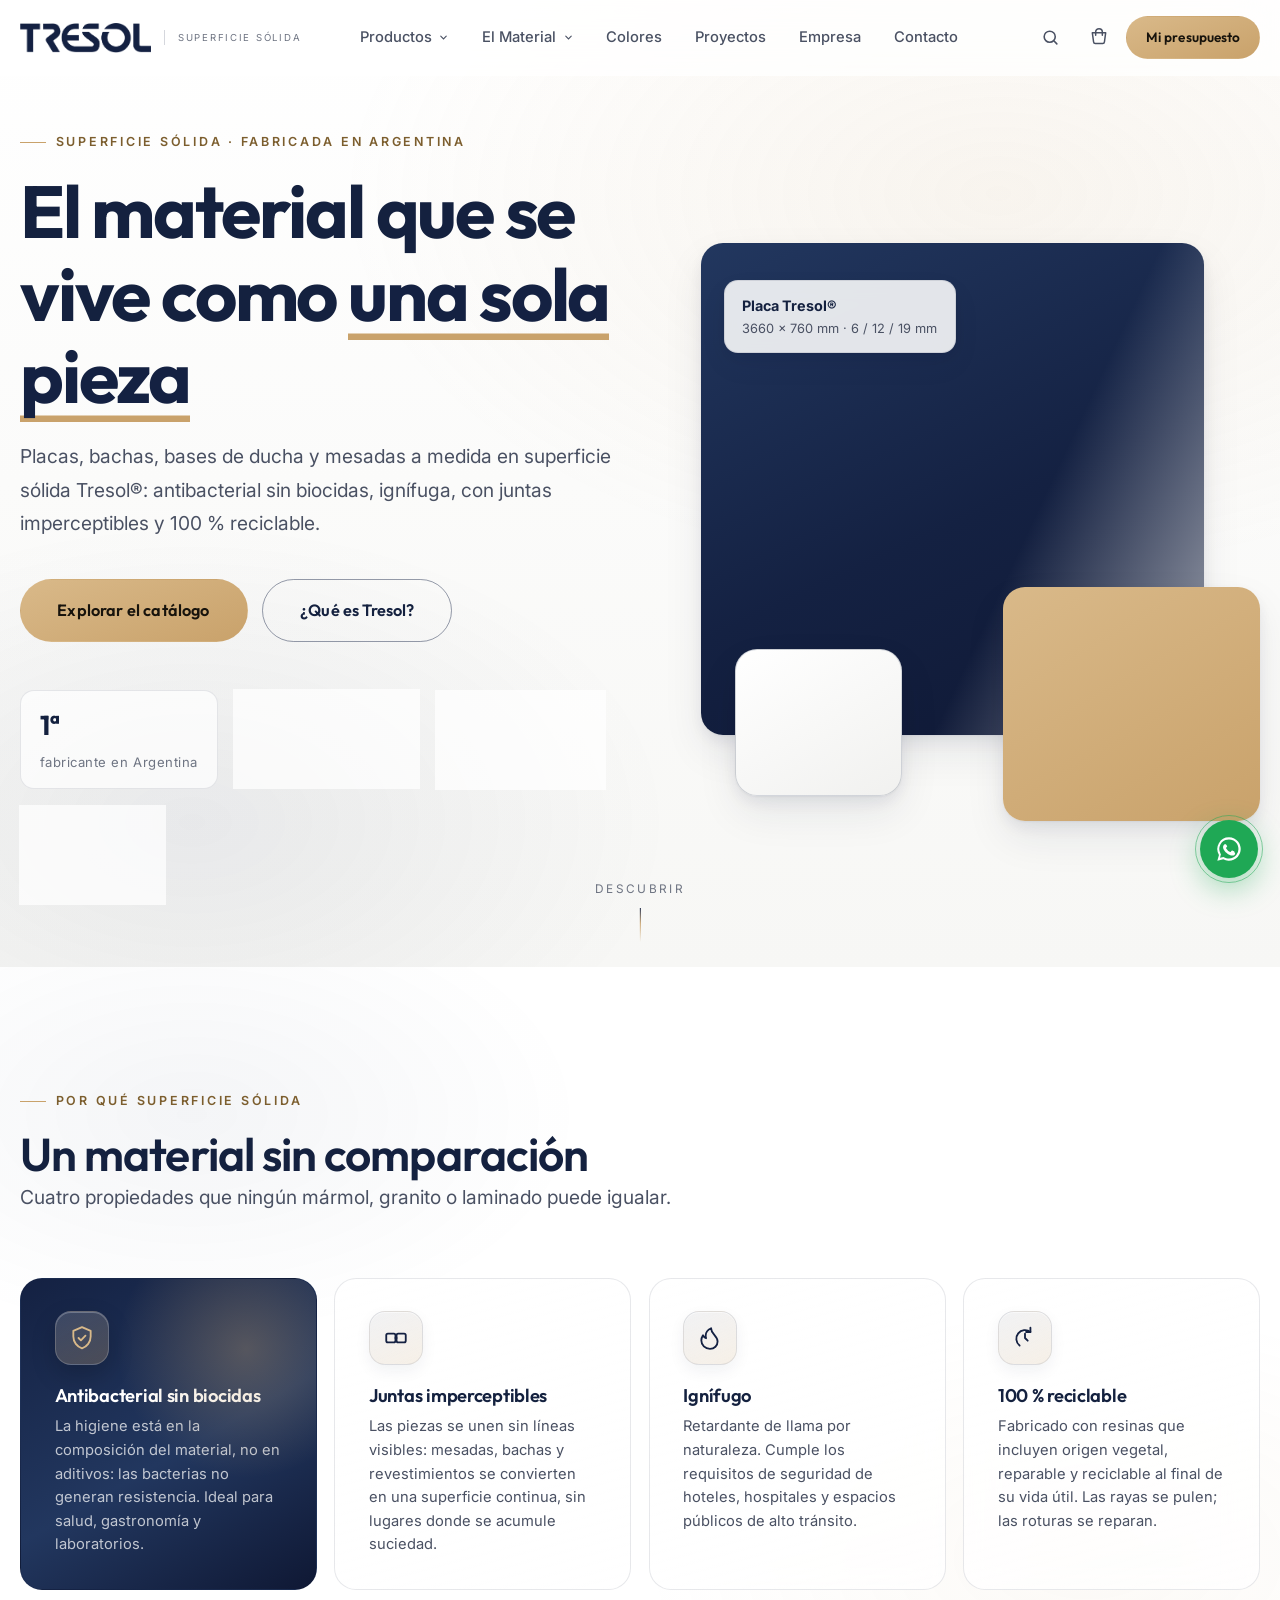
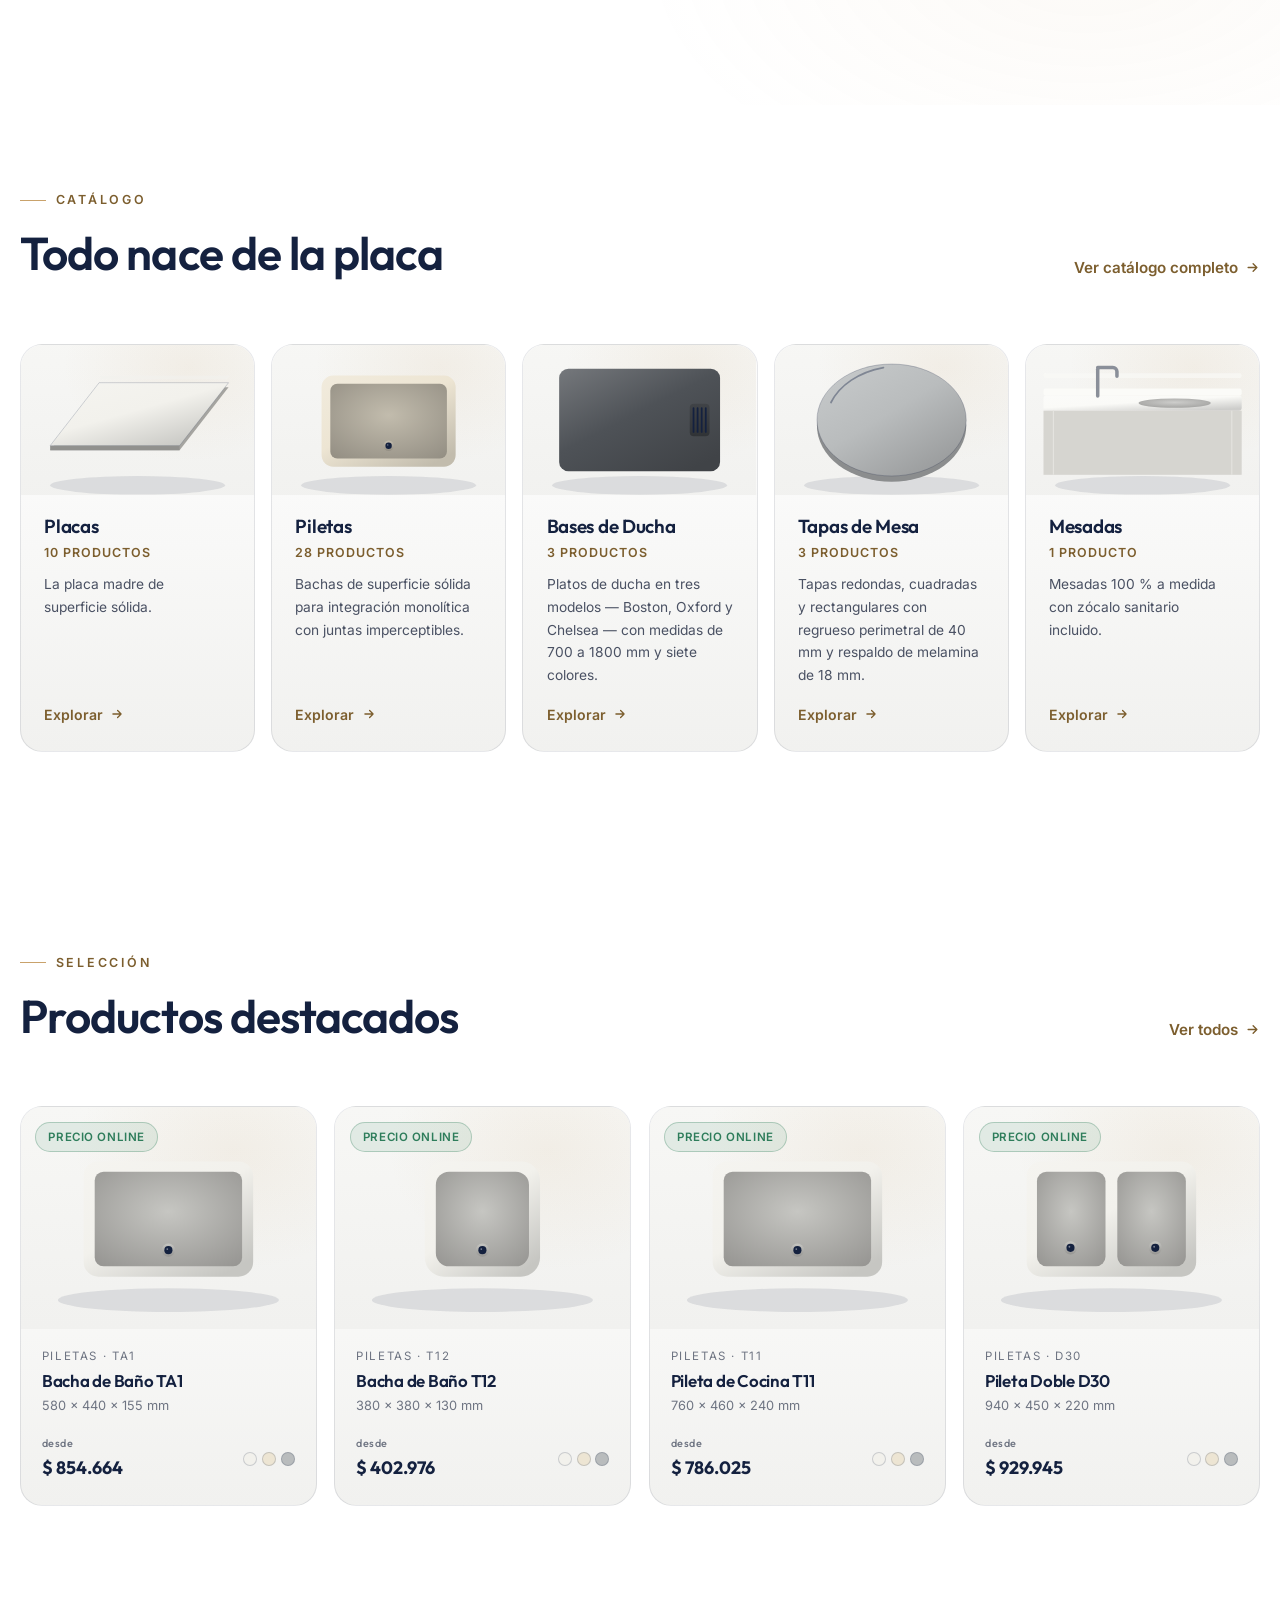
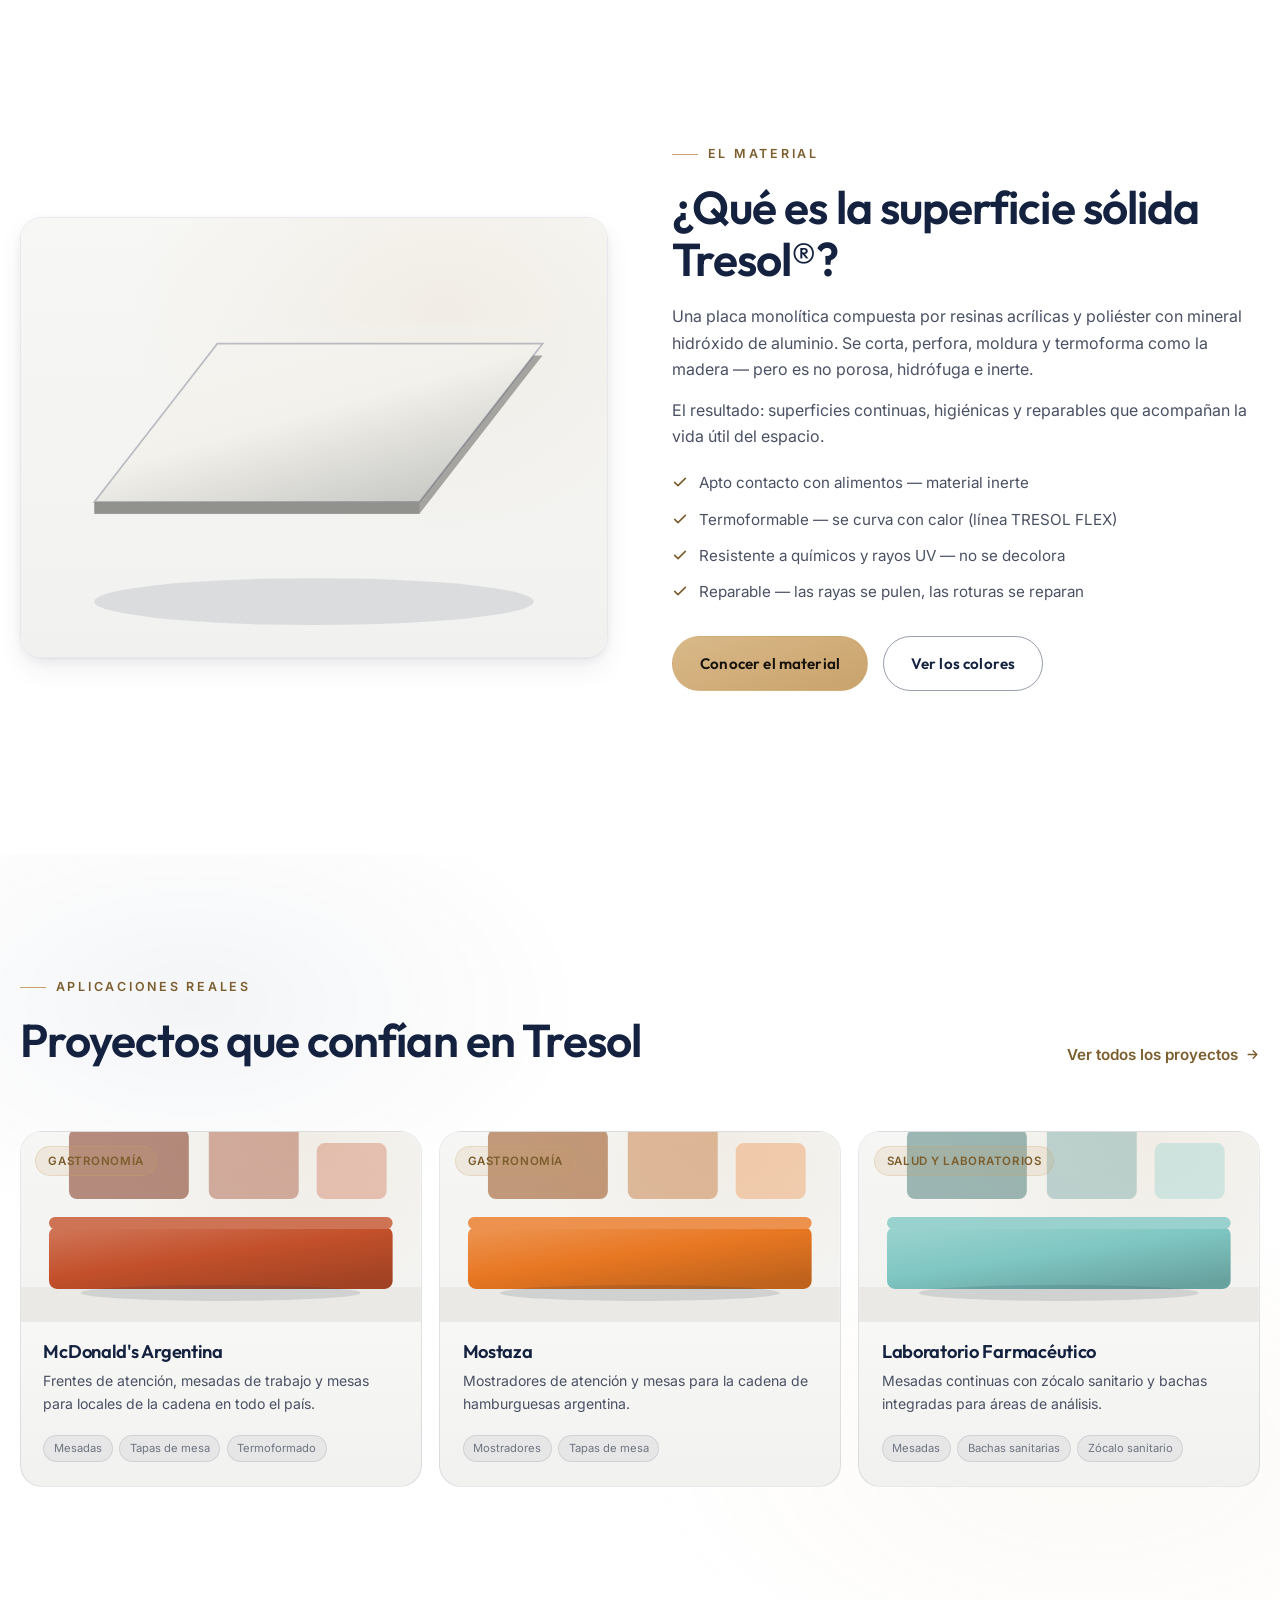
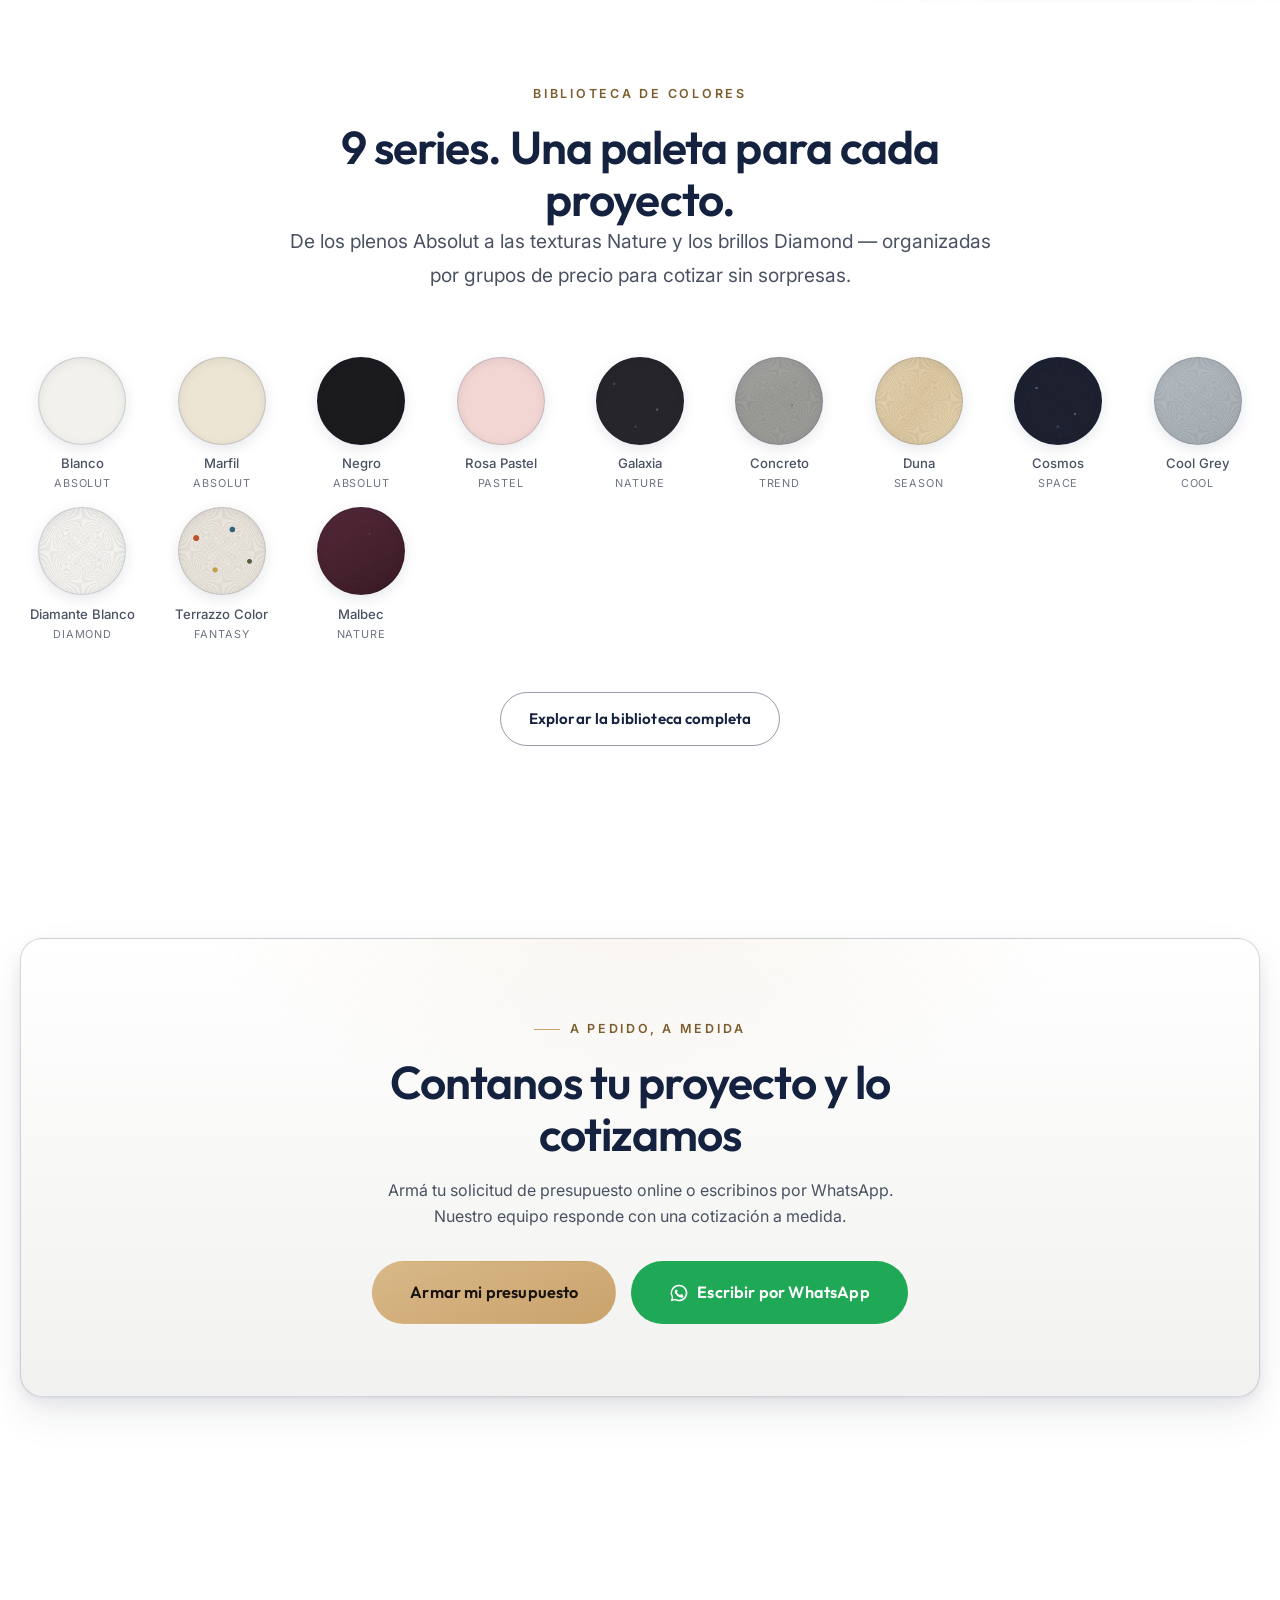
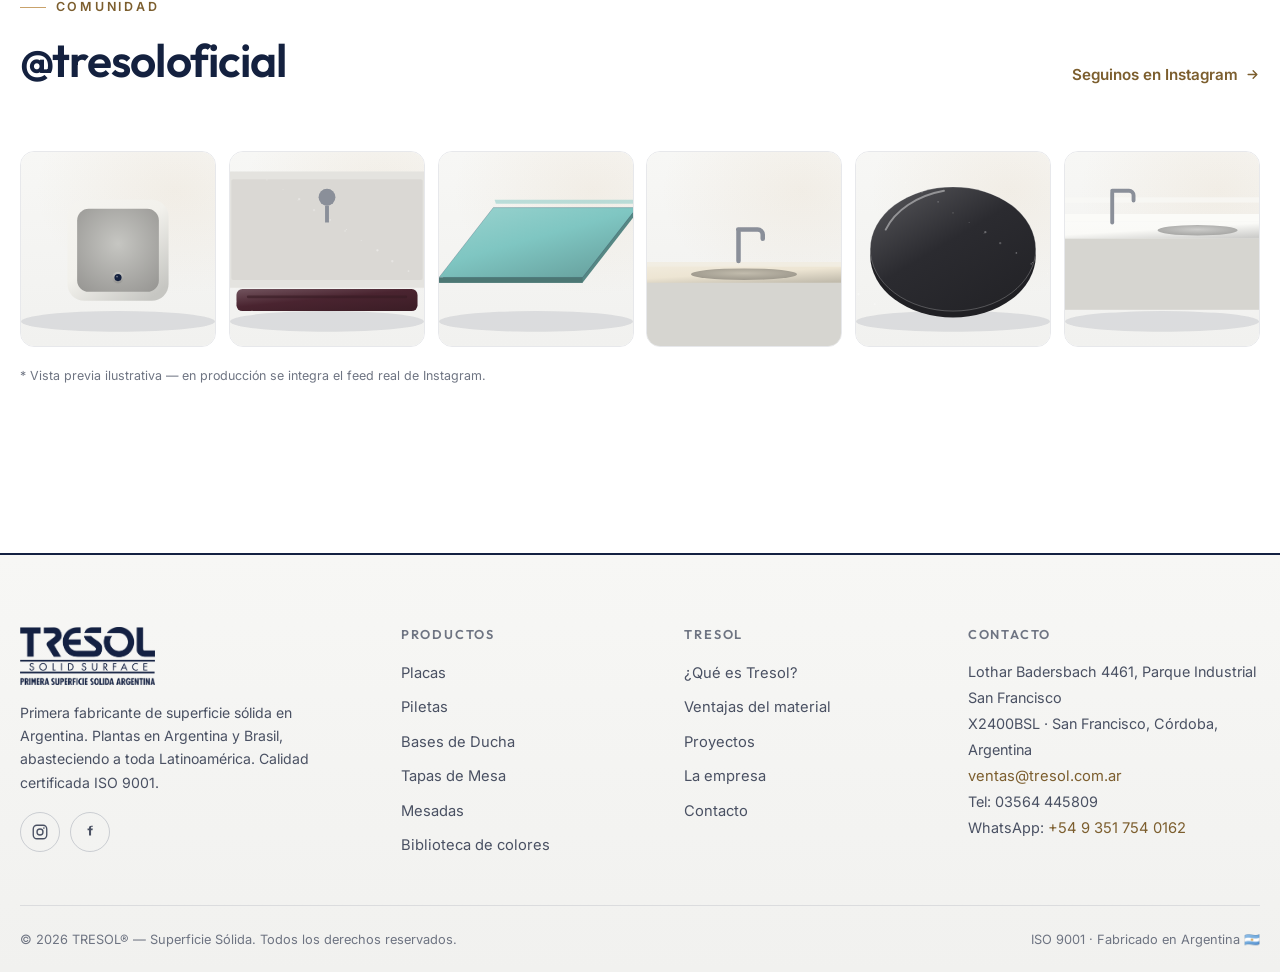
<file: index.html>
<!DOCTYPE html>
<html lang="es-AR">
<head>
  <meta charset="UTF-8">
  <meta name="viewport" content="width=device-width, initial-scale=1.0">
  <script>document.documentElement.classList.add('js');</script>
  <title>TRESOL® — Superficie Sólida Argentina | Placas, Bachas, Bases de Ducha y Mesadas</title>
  <meta name="description" content="Primera fabricante de superficie sólida en Argentina. Placas, bachas, bases de ducha, tapas de mesa y mesadas a medida. Antibacterial sin biocidas, ignífugo, juntas imperceptibles y 100 % reciclable. ISO 9001.">
  <meta property="og:title" content="TRESOL® — Superficie Sólida Argentina">
  <meta property="og:description" content="Placas, bachas, bases de ducha y mesadas a medida en superficie sólida. Antibacterial, ignífugo y 100 % reciclable.">
  <meta property="og:type" content="website">
  <meta property="og:url" content="https://www.tresol.com.ar/">
  <meta property="og:locale" content="es_AR">
  <link rel="canonical" href="https://www.tresol.com.ar/">
  <link rel="preconnect" href="https://fonts.googleapis.com">
  <link rel="preconnect" href="https://fonts.gstatic.com" crossorigin>
  <link href="https://fonts.googleapis.com/css2?family=Inter:wght@400;500;600;700&family=Outfit:wght@400;500;600;700&display=swap" rel="stylesheet">
  <link rel="stylesheet" href="assets/css/styles.css">
  <link rel="icon" href="data:image/svg+xml,%3Csvg xmlns='http://www.w3.org/2000/svg' viewBox='0 0 32 32'%3E%3Crect width='32' height='32' rx='7' fill='%23142142'/%3E%3Ctext x='16' y='22' text-anchor='middle' font-family='Arial' font-weight='700' font-size='17' fill='%23FFFFFF'%3ET%3C/text%3E%3C/svg%3E">
  <meta name="theme-color" content="#FFFFFF">
</head>
<body>
  <div id="chrome-header"></div>

  <main id="main">

    <!-- ============ HERO ============ -->
    <section class="hero" aria-label="Presentación">
      <div class="hero-bg"></div>
      <div class="container">
        <div class="hero-grid">
          <div>
            <span class="eyebrow">Superficie Sólida · Fabricada en Argentina</span>
            <h1>El material que se vive como <em>una sola pieza</em></h1>
            <p class="lead">Placas, bachas, bases de ducha y mesadas a medida en superficie sólida Tresol®: antibacterial sin biocidas, ignífuga, con juntas imperceptibles y 100&nbsp;% reciclable.</p>
            <div class="hero-ctas">
              <a class="btn btn--primary btn--lg" href="catalogo.html">Explorar el catálogo</a>
              <a class="btn btn--ghost btn--lg" href="material.html">¿Qué es Tresol?</a>
            </div>
            <div class="hero-stats">
              <div class="hero-stat"><strong>1ª</strong><span>fabricante en Argentina</span></div>
              <div class="hero-stat"><strong>2</strong><span>plantas · ARG + Brasil</span></div>
              <div class="hero-stat"><strong>+40</strong><span>modelos de bachas</span></div>
              <div class="hero-stat"><strong>ISO</strong><span>9001 certificada</span></div>
            </div>
          </div>
          <div class="hero-visual" aria-hidden="true">
            <div class="hero-slab hero-slab--main"></div>
            <div class="hero-slab hero-slab--accent"></div>
            <div class="hero-slab hero-slab--light"></div>
            <div class="caption"><strong>Placa Tresol®</strong>3660 × 760 mm · 6 / 12 / 19 mm</div>
          </div>
        </div>
      </div>
      <span class="scroll-hint" aria-hidden="true">Descubrir</span>
    </section>

    <!-- ============ PROPUESTA DE VALOR ============ -->
    <section class="section section--aurora" aria-labelledby="vp-title">
      <div class="container">
        <div class="section-head reveal">
          <span class="eyebrow">Por qué superficie sólida</span>
          <h2 id="vp-title">Un material sin comparación</h2>
          <p class="lead">Cuatro propiedades que ningún mármol, granito o laminado puede igualar.</p>
        </div>
        <div class="bento-grid reveal-stagger">
          <article class="card prop-card bento-a">
            <div class="prop-icon"><svg width="26" height="26" viewBox="0 0 24 24" fill="none" stroke="currentColor" stroke-width="1.7" stroke-linecap="round" stroke-linejoin="round"><path d="M12 2 4 5.5v5.2c0 4.9 3.4 9.4 8 10.8 4.6-1.4 8-5.9 8-10.8V5.5Z"/><path d="m8.8 12 2.2 2.2 4.2-4.4"/></svg></div>
            <h3>Antibacterial sin biocidas</h3>
            <p>La higiene está en la composición del material, no en aditivos: las bacterias no generan resistencia. Ideal para salud, gastronomía y laboratorios.</p>
          </article>
          <article class="card prop-card bento-b">
            <div class="prop-icon"><svg width="26" height="26" viewBox="0 0 24 24" fill="none" stroke="currentColor" stroke-width="1.7" stroke-linecap="round" stroke-linejoin="round"><rect x="3" y="8" width="8.5" height="8" rx="1.5"/><rect x="12.5" y="8" width="8.5" height="8" rx="1.5"/><path d="M11.5 12h1" stroke-dasharray="1.5 2"/></svg></div>
            <h3>Juntas imperceptibles</h3>
            <p>Las piezas se unen sin líneas visibles: mesadas, bachas y revestimientos se convierten en una superficie continua, sin lugares donde se acumule suciedad.</p>
          </article>
          <article class="card prop-card bento-c">
            <div class="prop-icon"><svg width="26" height="26" viewBox="0 0 24 24" fill="none" stroke="currentColor" stroke-width="1.7" stroke-linecap="round" stroke-linejoin="round"><path d="M12 22c4 0 7-2.9 7-6.8 0-2.8-1.7-4.6-3.2-6.3C14.4 7.3 13 5.7 13 3c-3.7 1.6-5 4.6-5 7 0 .8.1 1.5.4 2.2C7 11.7 6 10.8 5.5 9.5 4.6 10.9 4 12.6 4 14.4 4 18.6 7.5 22 12 22Z"/></svg></div>
            <h3>Ignífugo</h3>
            <p>Retardante de llama por naturaleza. Cumple los requisitos de seguridad de hoteles, hospitales y espacios públicos de alto tránsito.</p>
          </article>
          <article class="card prop-card bento-d">
            <div class="prop-icon"><svg width="26" height="26" viewBox="0 0 24 24" fill="none" stroke="currentColor" stroke-width="1.7" stroke-linecap="round" stroke-linejoin="round"><path d="M7 19a8 8 0 1 1 10-12.5"/><path d="M17 2.5v4h-4"/><path d="M12 8v4l2.5 2.5"/></svg></div>
            <h3>100 % reciclable</h3>
            <p>Fabricado con resinas que incluyen origen vegetal, reparable y reciclable al final de su vida útil. Las rayas se pulen; las roturas se reparan.</p>
          </article>
        </div>
      </div>
    </section>

    <!-- ============ CATEGORÍAS ============ -->
    <section class="section section--tight" aria-labelledby="cat-title">
      <div class="container">
        <div class="section-head section-head--split reveal">
          <div>
            <span class="eyebrow">Catálogo</span>
            <h2 id="cat-title">Todo nace de la placa</h2>
          </div>
          <a class="text-link" href="catalogo.html">Ver catálogo completo
            <svg width="15" height="15" viewBox="0 0 24 24" fill="none" stroke="currentColor" stroke-width="2.2" stroke-linecap="round" stroke-linejoin="round"><path d="M5 12h14m-6-6 6 6-6 6"/></svg></a>
        </div>
        <div class="cat-grid reveal-stagger" id="homeCategorias"><div class="sk sk--cat" aria-hidden="true"></div><div class="sk sk--cat" aria-hidden="true"></div><div class="sk sk--cat" aria-hidden="true"></div><div class="sk sk--cat" aria-hidden="true"></div><div class="sk sk--cat" aria-hidden="true"></div></div>
      </div>
    </section>

    <!-- ============ PRODUCTOS DESTACADOS ============ -->
    <section class="section" aria-labelledby="dest-title">
      <div class="container">
        <div class="section-head section-head--split reveal">
          <div>
            <span class="eyebrow">Selección</span>
            <h2 id="dest-title">Productos destacados</h2>
          </div>
          <a class="text-link" href="catalogo.html">Ver todos
            <svg width="15" height="15" viewBox="0 0 24 24" fill="none" stroke="currentColor" stroke-width="2.2" stroke-linecap="round" stroke-linejoin="round"><path d="M5 12h14m-6-6 6 6-6 6"/></svg></a>
        </div>
        <div class="prod-grid reveal-stagger" id="homeDestacados"><div class="sk sk--prod" aria-hidden="true"></div><div class="sk sk--prod" aria-hidden="true"></div><div class="sk sk--prod" aria-hidden="true"></div><div class="sk sk--prod" aria-hidden="true"></div></div>
      </div>
    </section>

    <!-- ============ EL MATERIAL ============ -->
    <section class="section" aria-labelledby="mat-title">
      <div class="container">
        <div class="split">
          <div class="split-visual reveal reveal--left" id="matVisual" aria-hidden="true"></div>
          <div class="split-content reveal reveal--right">
            <span class="eyebrow">El material</span>
            <h2 id="mat-title">¿Qué es la superficie sólida Tresol®?</h2>
            <p>Una placa monolítica compuesta por resinas acrílicas y poliéster con mineral hidróxido de aluminio. Se corta, perfora, moldura y termoforma como la madera — pero es no porosa, hidrófuga e inerte.</p>
            <p>El resultado: superficies continuas, higiénicas y reparables que acompañan la vida útil del espacio.</p>
            <ul>
              <li><svg width="16" height="16" viewBox="0 0 24 24" fill="none" stroke="currentColor" stroke-width="2.4" stroke-linecap="round" stroke-linejoin="round"><path d="m4 12.5 5 5L20 6.5"/></svg> Apto contacto con alimentos — material inerte</li>
              <li><svg width="16" height="16" viewBox="0 0 24 24" fill="none" stroke="currentColor" stroke-width="2.4" stroke-linecap="round" stroke-linejoin="round"><path d="m4 12.5 5 5L20 6.5"/></svg> Termoformable — se curva con calor (línea TRESOL FLEX)</li>
              <li><svg width="16" height="16" viewBox="0 0 24 24" fill="none" stroke="currentColor" stroke-width="2.4" stroke-linecap="round" stroke-linejoin="round"><path d="m4 12.5 5 5L20 6.5"/></svg> Resistente a químicos y rayos UV — no se decolora</li>
              <li><svg width="16" height="16" viewBox="0 0 24 24" fill="none" stroke="currentColor" stroke-width="2.4" stroke-linecap="round" stroke-linejoin="round"><path d="m4 12.5 5 5L20 6.5"/></svg> Reparable — las rayas se pulen, las roturas se reparan</li>
            </ul>
            <div class="hero-ctas mt-3">
              <a class="btn btn--primary" href="material.html">Conocer el material</a>
              <a class="btn btn--ghost" href="colores.html">Ver los colores</a>
            </div>
          </div>
        </div>
      </div>
    </section>

    <!-- ============ PROYECTOS DESTACADOS ============ -->
    <section class="section section--aurora" aria-labelledby="proj-title">
      <div class="container">
        <div class="section-head section-head--split reveal">
          <div>
            <span class="eyebrow">Aplicaciones reales</span>
            <h2 id="proj-title">Proyectos que confían en Tresol</h2>
          </div>
          <a class="text-link" href="proyectos.html">Ver todos los proyectos
            <svg width="15" height="15" viewBox="0 0 24 24" fill="none" stroke="currentColor" stroke-width="2.2" stroke-linecap="round" stroke-linejoin="round"><path d="M5 12h14m-6-6 6 6-6 6"/></svg></a>
        </div>
        <div class="proj-grid reveal-stagger" id="homeProyectos"><div class="sk sk--proj" aria-hidden="true"></div><div class="sk sk--proj" aria-hidden="true"></div><div class="sk sk--proj" aria-hidden="true"></div></div>
      </div>
    </section>

    <!-- ============ COLORES TEASER ============ -->
    <section class="section section--tight" aria-labelledby="col-title">
      <div class="container">
        <div class="section-head section-head--center reveal">
          <span class="eyebrow">Biblioteca de colores</span>
          <h2 id="col-title">9 series. Una paleta para cada proyecto.</h2>
          <p class="lead">De los plenos Absolut a las texturas Nature y los brillos Diamond — organizadas por grupos de precio para cotizar sin sorpresas.</p>
        </div>
        <div class="swatch-grid reveal-stagger" id="homeColores"><div class="sk sk--swatch" aria-hidden="true"></div><div class="sk sk--swatch" aria-hidden="true"></div><div class="sk sk--swatch" aria-hidden="true"></div><div class="sk sk--swatch" aria-hidden="true"></div><div class="sk sk--swatch" aria-hidden="true"></div><div class="sk sk--swatch" aria-hidden="true"></div><div class="sk sk--swatch" aria-hidden="true"></div><div class="sk sk--swatch" aria-hidden="true"></div><div class="sk sk--swatch" aria-hidden="true"></div><div class="sk sk--swatch" aria-hidden="true"></div><div class="sk sk--swatch" aria-hidden="true"></div><div class="sk sk--swatch" aria-hidden="true"></div></div>
        <div class="text-center mt-4 reveal">
          <a class="btn btn--ghost" href="colores.html">Explorar la biblioteca completa</a>
        </div>
      </div>
    </section>

    <!-- ============ CTA ============ -->
    <section class="section" aria-label="Solicitar presupuesto">
      <div class="container">
        <div class="cta-band reveal">
          <span class="eyebrow">A pedido, a medida</span>
          <h2>Contanos tu proyecto y lo cotizamos</h2>
          <p>Armá tu solicitud de presupuesto online o escribinos por WhatsApp. Nuestro equipo responde con una cotización a medida.</p>
          <div class="hero-ctas">
            <a class="btn btn--primary btn--lg" href="catalogo.html">Armar mi presupuesto</a>
            <a class="btn btn--wa btn--lg" href="https://wa.me/5493517540162?text=%C2%A1Hola%20Tresol!%20Quiero%20cotizar%20un%20proyecto." target="_blank" rel="noopener">
              <svg width="20" height="20" viewBox="0 0 24 24" fill="currentColor"><path d="M12 2a10 10 0 0 0-8.6 15.1L2 22l5.1-1.3A10 10 0 1 0 12 2Zm0 18.2c-1.6 0-3.1-.4-4.4-1.2l-.3-.2-3 .8.8-3-.2-.3A8.2 8.2 0 1 1 12 20.2Zm4.6-6.1c-.3-.1-1.5-.7-1.7-.8-.2-.1-.4-.1-.6.1l-.8 1c-.1.2-.3.2-.5.1a6.7 6.7 0 0 1-3.4-3c-.3-.4 0-.5.1-.7l.4-.5c.1-.1.2-.3.3-.4.1-.2 0-.3 0-.5L9.6 8.4c-.2-.5-.4-.4-.6-.4h-.5c-.2 0-.5 0-.7.3-.2.3-.9.9-.9 2.1s.9 2.4 1 2.6c.1.2 1.8 2.8 4.4 3.9.6.3 1.1.4 1.5.6.6.2 1.2.2 1.6.1.5-.1 1.5-.6 1.7-1.2.2-.6.2-1.1.1-1.2l-.6-.3Z"/></svg>
              Escribir por WhatsApp
            </a>
          </div>
        </div>
      </div>
    </section>

    <!-- ============ INSTAGRAM ============ -->
    <section class="section section--tight" aria-labelledby="ig-title">
      <div class="container">
        <div class="section-head section-head--split reveal">
          <div>
            <span class="eyebrow">Comunidad</span>
            <h2 id="ig-title">@tresoloficial</h2>
          </div>
          <a class="text-link" href="https://www.instagram.com/tresoloficial" target="_blank" rel="noopener">Seguinos en Instagram
            <svg width="15" height="15" viewBox="0 0 24 24" fill="none" stroke="currentColor" stroke-width="2.2" stroke-linecap="round" stroke-linejoin="round"><path d="M5 12h14m-6-6 6 6-6 6"/></svg></a>
        </div>
        <div class="ig-grid reveal-stagger" id="homeIg"><div class="sk sk--ig" aria-hidden="true"></div><div class="sk sk--ig" aria-hidden="true"></div><div class="sk sk--ig" aria-hidden="true"></div><div class="sk sk--ig" aria-hidden="true"></div><div class="sk sk--ig" aria-hidden="true"></div><div class="sk sk--ig" aria-hidden="true"></div></div>
        <p class="muted mt-2 reveal" style="font-size:.78rem">* Vista previa ilustrativa — en producción se integra el feed real de Instagram.</p>
      </div>
    </section>

  </main>

  <div id="chrome-footer"></div>

  <script src="assets/js/data.js"></script>
  <script src="assets/js/main.js"></script>
  <script>
    document.addEventListener('DOMContentLoaded', () => {
      // Categorías con contador y visual
      const catColors = { placas: 'blanco', piletas: 'marfil', 'bases-ducha': 'grafito', 'tapas-mesa': 'gris', mesadas: 'blanco-nieve' };
      document.getElementById('homeCategorias').innerHTML = TRESOL.categorias.map(cat => {
        const productos = TRESOL.productosDe(cat.id);
        const muestra = productos.find(p => p.destacado) || productos[0];
        return `<a class="card cat-card" href="catalogo.html?cat=${cat.id}">
          <div class="cat-visual">${productVisual(muestra, catColors[cat.id] || 'blanco')}</div>
          <div class="cat-body">
            <h3>${esc(cat.nombre)}</h3>
            <span class="cat-count">${productos.length} PRODUCTO${productos.length !== 1 ? 'S' : ''}</span>
            <p>${esc(cat.desc.split('.')[0])}.</p>
            <span class="text-link">Explorar <svg width="14" height="14" viewBox="0 0 24 24" fill="none" stroke="currentColor" stroke-width="2.2" stroke-linecap="round" stroke-linejoin="round"><path d="M5 12h14m-6-6 6 6-6 6"/></svg></span>
          </div>
        </a>`;
      }).join('');

      // Productos destacados (máx. 4)
      const destacados = TRESOL.productos.filter(p => p.destacado).slice(0, 4);
      document.getElementById('homeDestacados').innerHTML = destacados.map(productCardHTML).join('');

      // Visual del material (placa)
      document.getElementById('matVisual').innerHTML = productVisual(TRESOL.getProducto('placa-absolut'), 'blanco');

      // Proyectos destacados (máx. 3)
      const proys = TRESOL.proyectos.filter(p => p.destacado).slice(0, 3);
      document.getElementById('homeProyectos').innerHTML = proys.map(p => {
        const sector = TRESOL.sectores.find(s => s.id === p.sector);
        return `<a class="card proj-card" href="proyectos.html?sector=${p.sector}">
          <div class="proj-visual">
            <span class="badge proj-sector">${esc(sector?.nombre || '')}</span>
            ${projectVisual(p)}
          </div>
          <div class="proj-body">
            <h3>${esc(p.titulo)}</h3>
            <p>${esc(p.resumen)}</p>
            <div class="proj-tags">${p.tags.map(t => `<span>${esc(t)}</span>`).join('')}</div>
          </div>
        </a>`;
      }).join('');

      // Teaser de colores: una muestra representativa de cada serie
      const teaser = ['blanco', 'marfil', 'negro', 'rosa-pastel', 'galaxia', 'concreto', 'duna', 'cosmos', 'cool-grey', 'diamante-blanco', 'terrazzo-color', 'malbec'];
      document.getElementById('homeColores').innerHTML = teaser.map(id => {
        const c = TRESOL.getColor(id);
        const s = TRESOL.getSerie(c.serie);
        return `<a class="swatch" href="colores.html#serie-${c.serie}">
          <span class="swatch-chip ${c.textura ? 'is-texture' : ''}" style="background:${c.css}"></span>
          <span class="swatch-name">${esc(c.nombre)}</span>
          <span class="swatch-serie">${esc(s.nombre)}</span>
        </a>`;
      }).join('');

      // Instagram placeholder (6 tiles con visuales del material)
      const igItems = ['t12', 'base-boston', 'placa-flex', 'd30', 'tapa-redonda', 'mesada-medida'];
      const igColors = ['blanco', 'malbec', 'aqua', 'marfil', 'galaxia', 'blanco-nieve'];
      document.getElementById('homeIg').innerHTML = igItems.map((id, i) =>
        `<a class="ig-tile" href="https://www.instagram.com/tresoloficial" target="_blank" rel="noopener" aria-label="Ver en Instagram">
          ${productVisual(TRESOL.getProducto(id), igColors[i], i % 2 ? 'ambiente' : 'main')}
        </a>`).join('');

      // Re-observar reveals inyectados + entrada de las placas del hero
      const io = new IntersectionObserver(entries => {
        entries.forEach(en => { if (en.isIntersecting) { en.target.classList.add('is-visible'); io.unobserve(en.target); } });
      }, { threshold: 0.1 });
      document.querySelectorAll('.reveal:not(.is-visible), .reveal-stagger:not(.is-visible), .hero-visual:not(.is-visible)').forEach(el => io.observe(el));
    });
  </script>
</body>
</html>
</file>
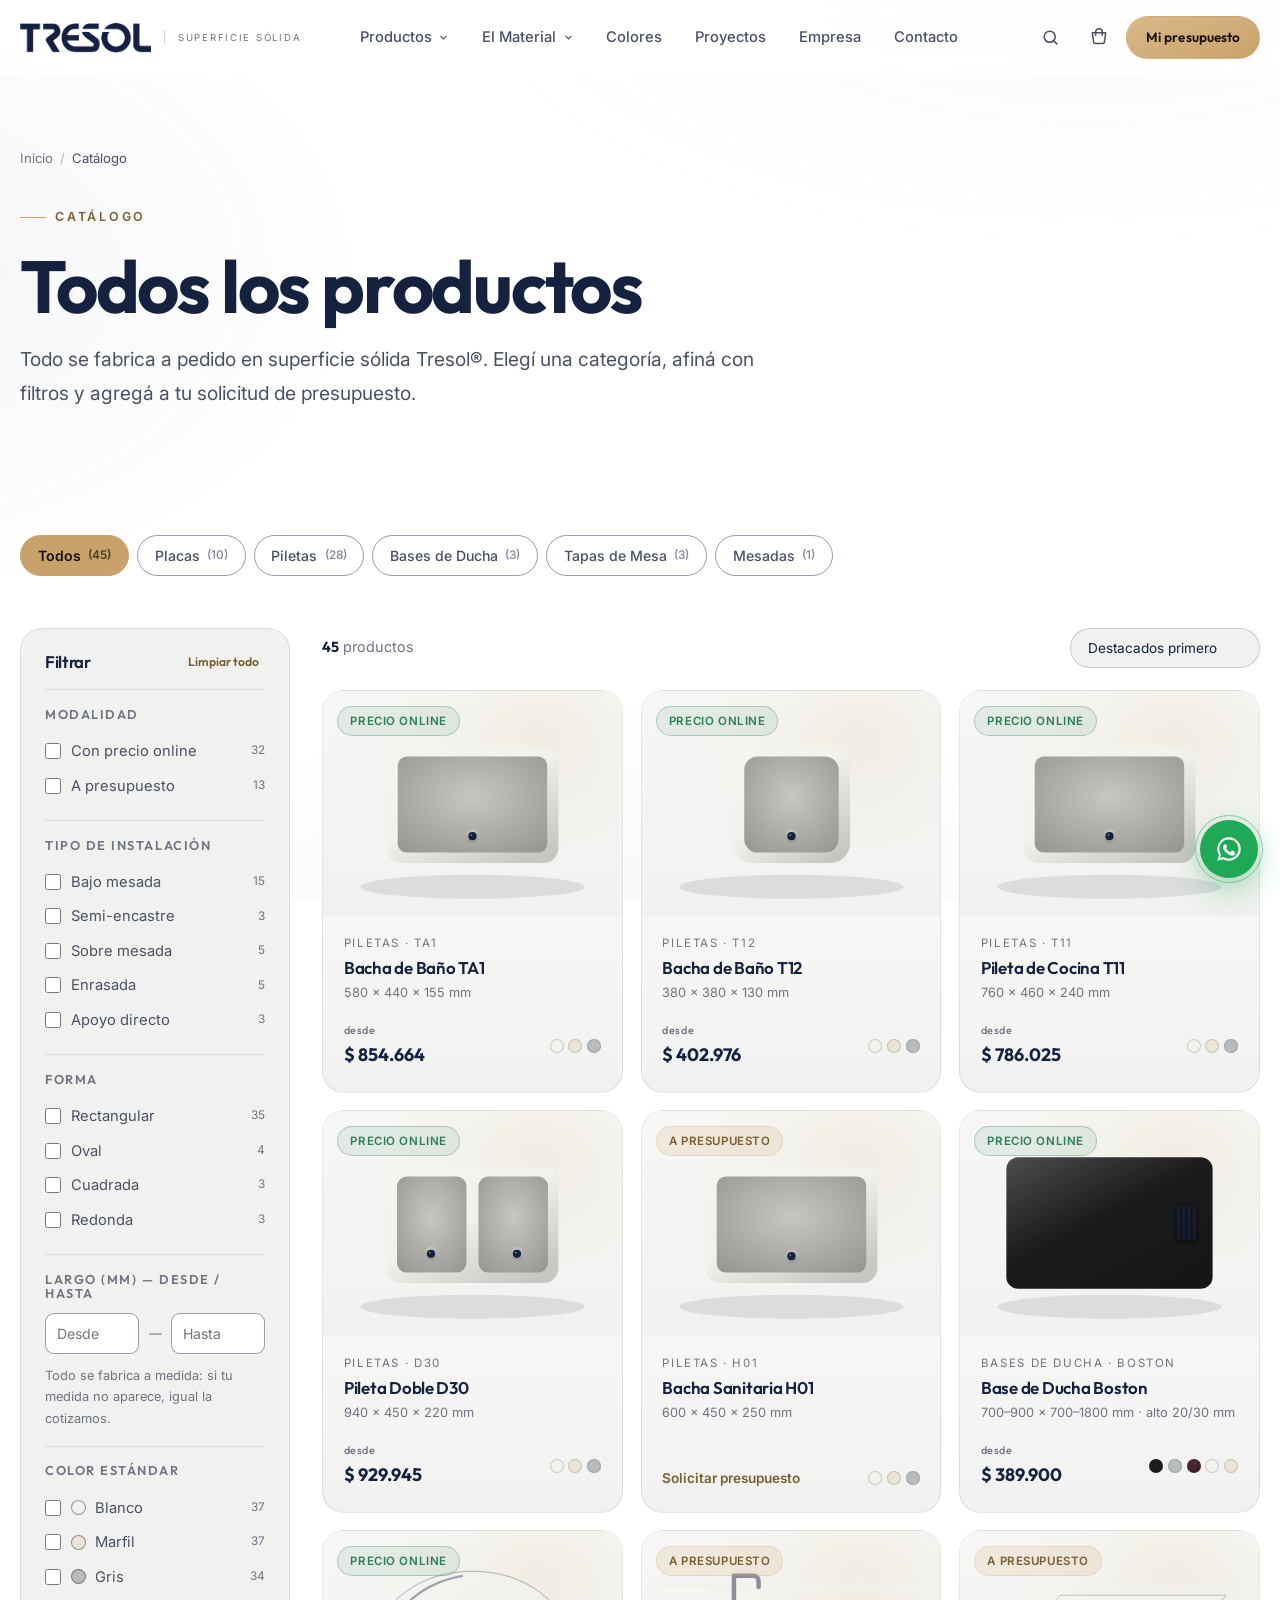
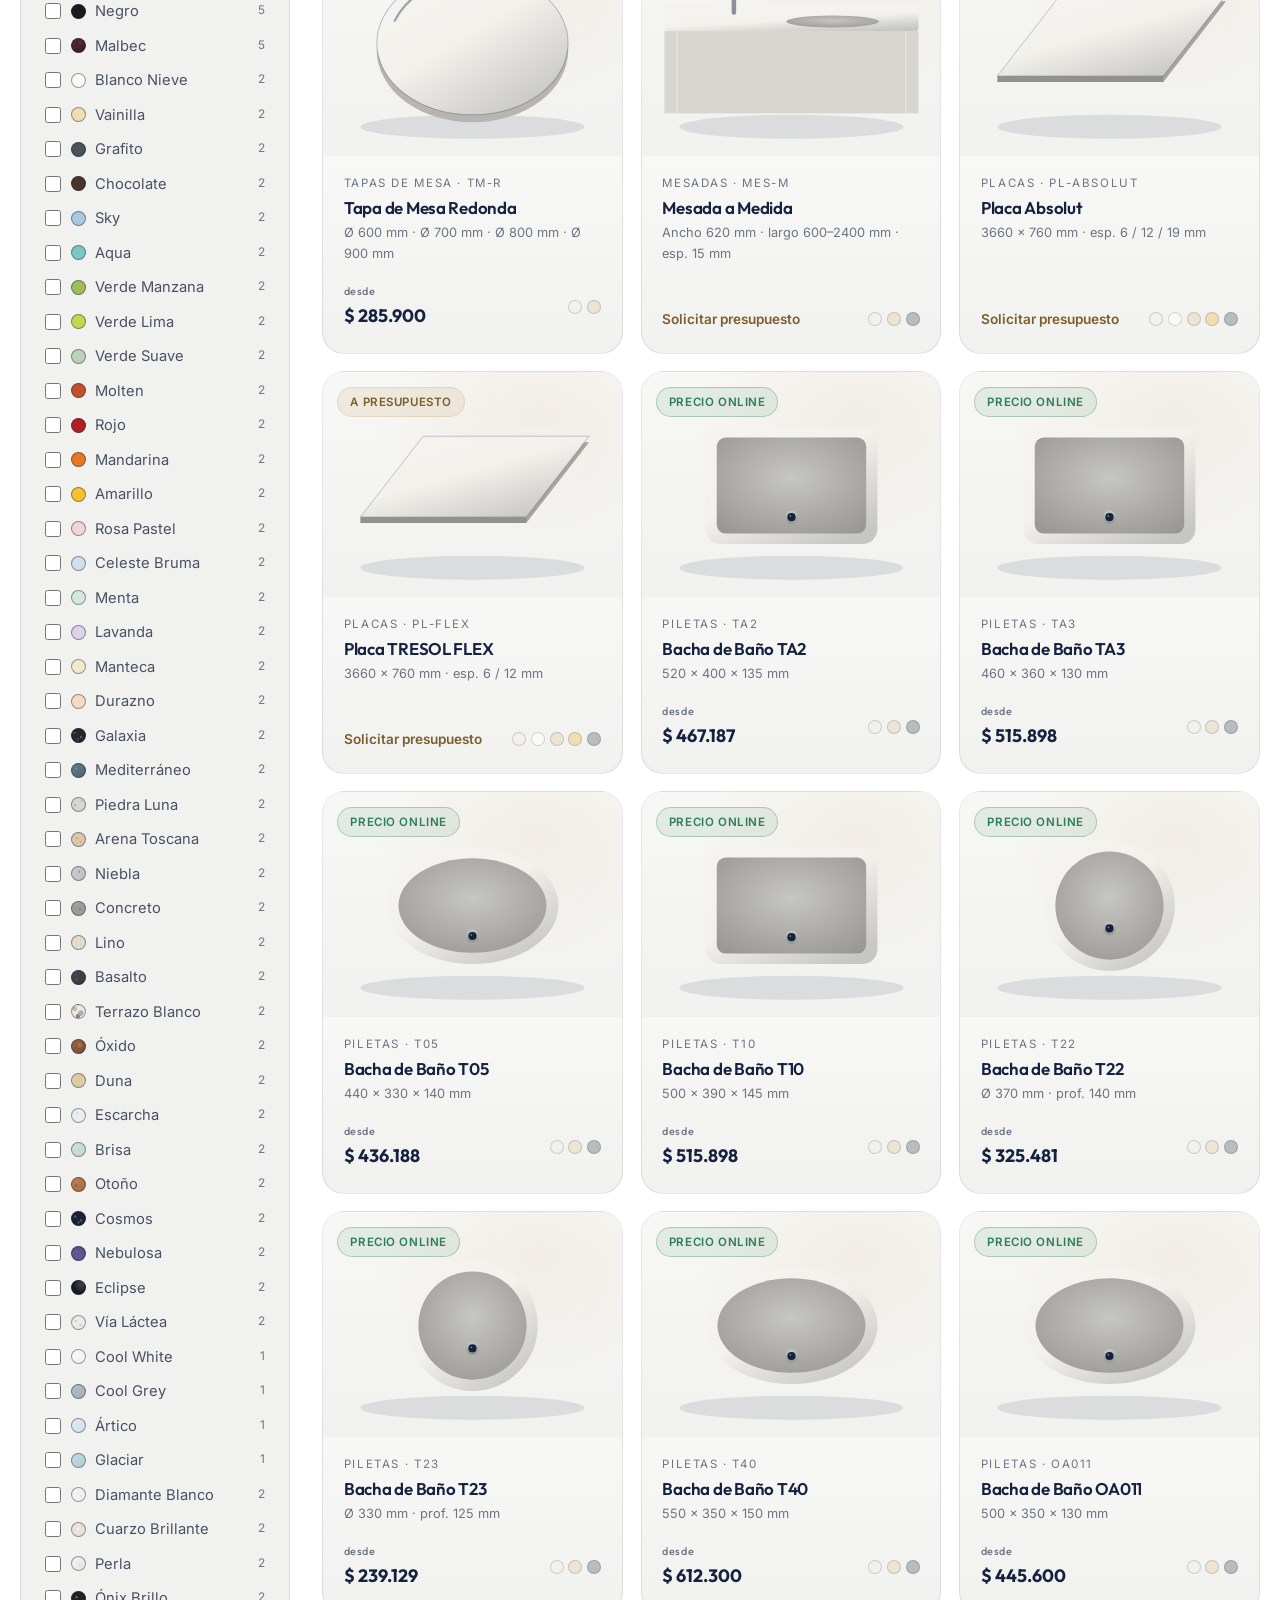
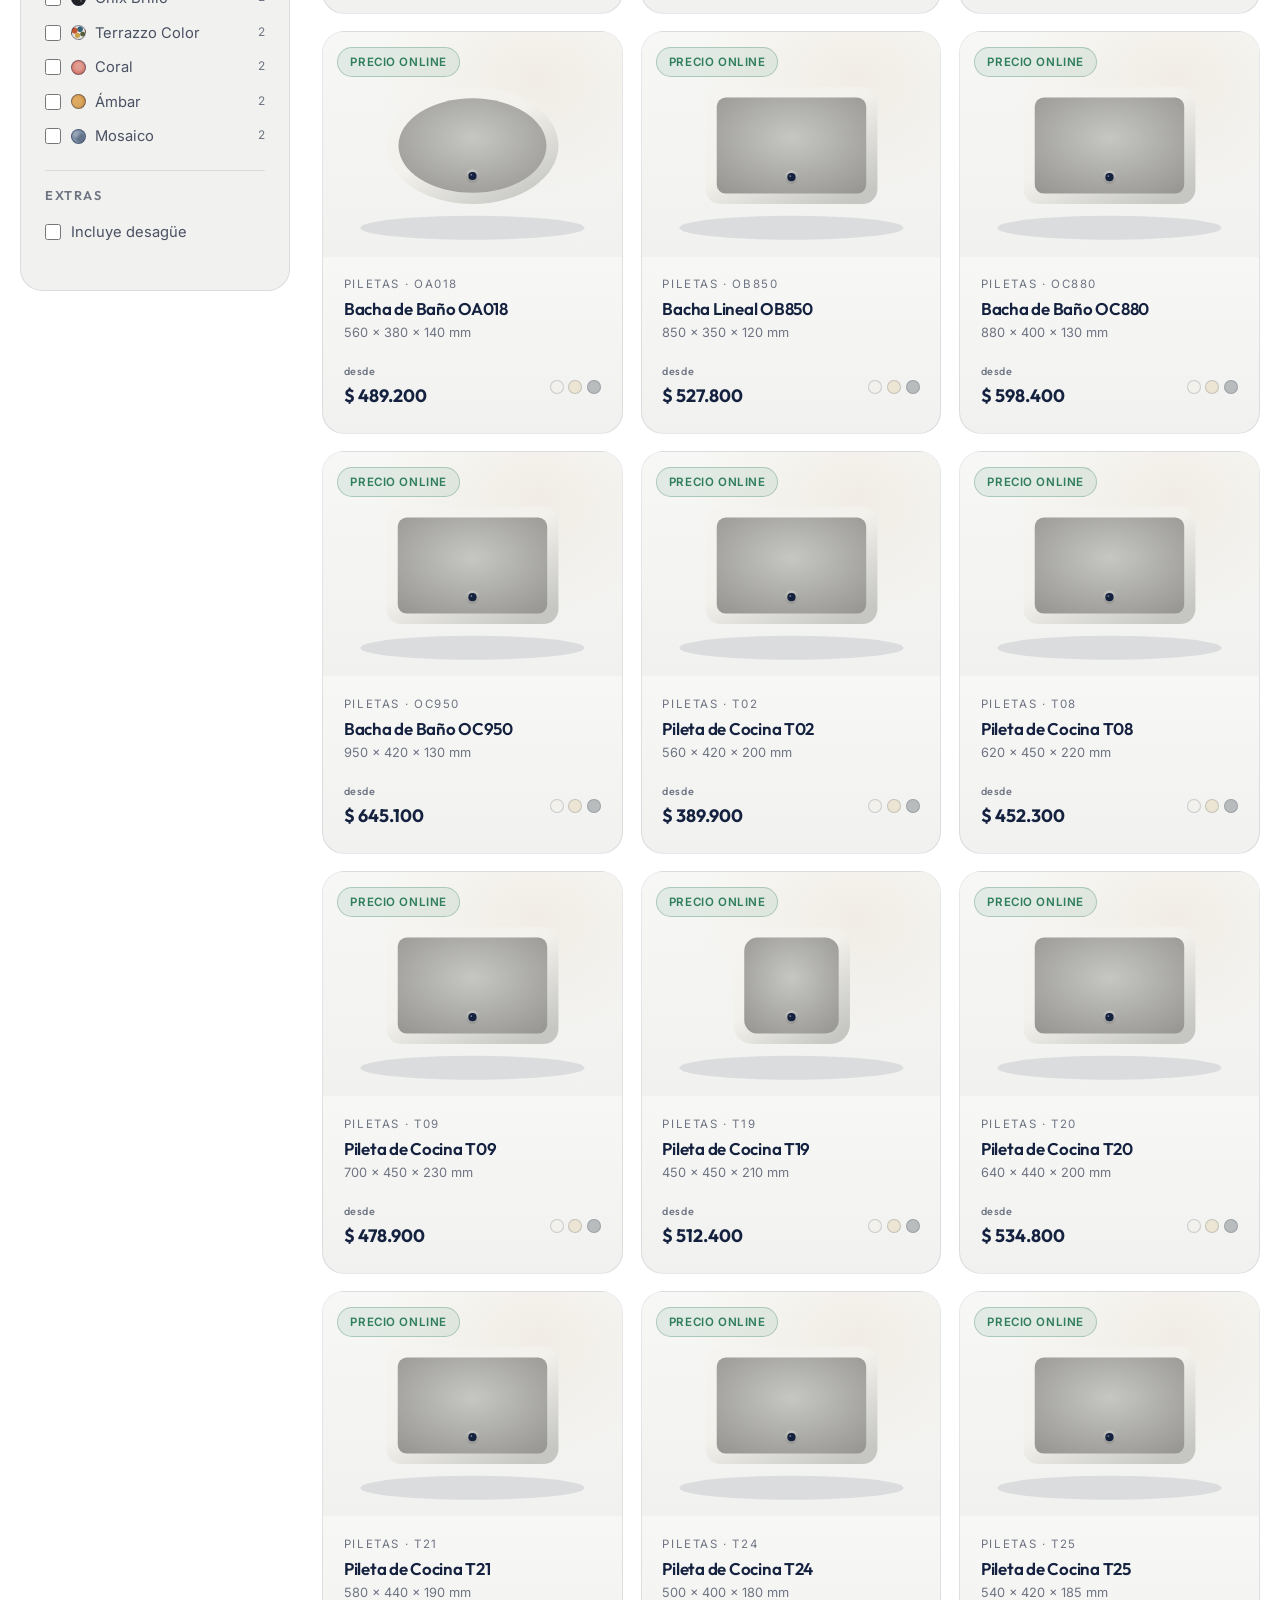
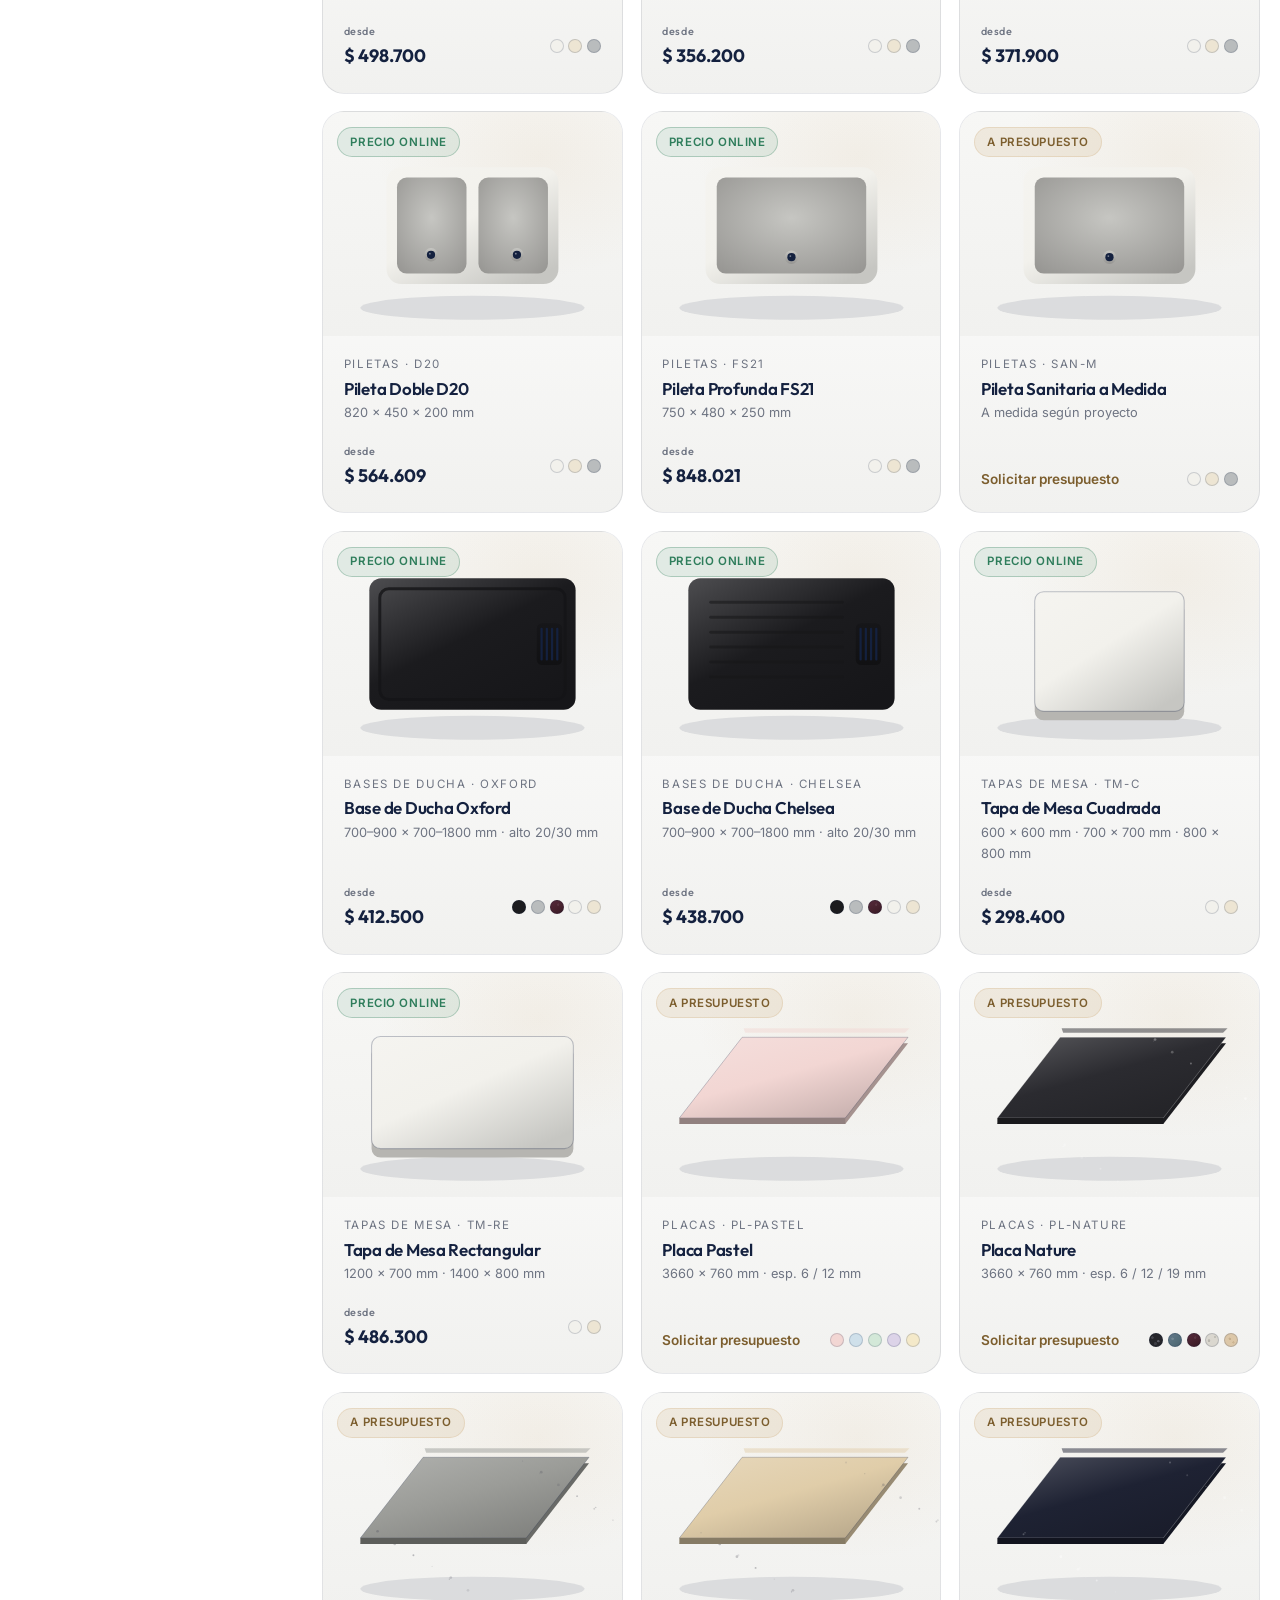
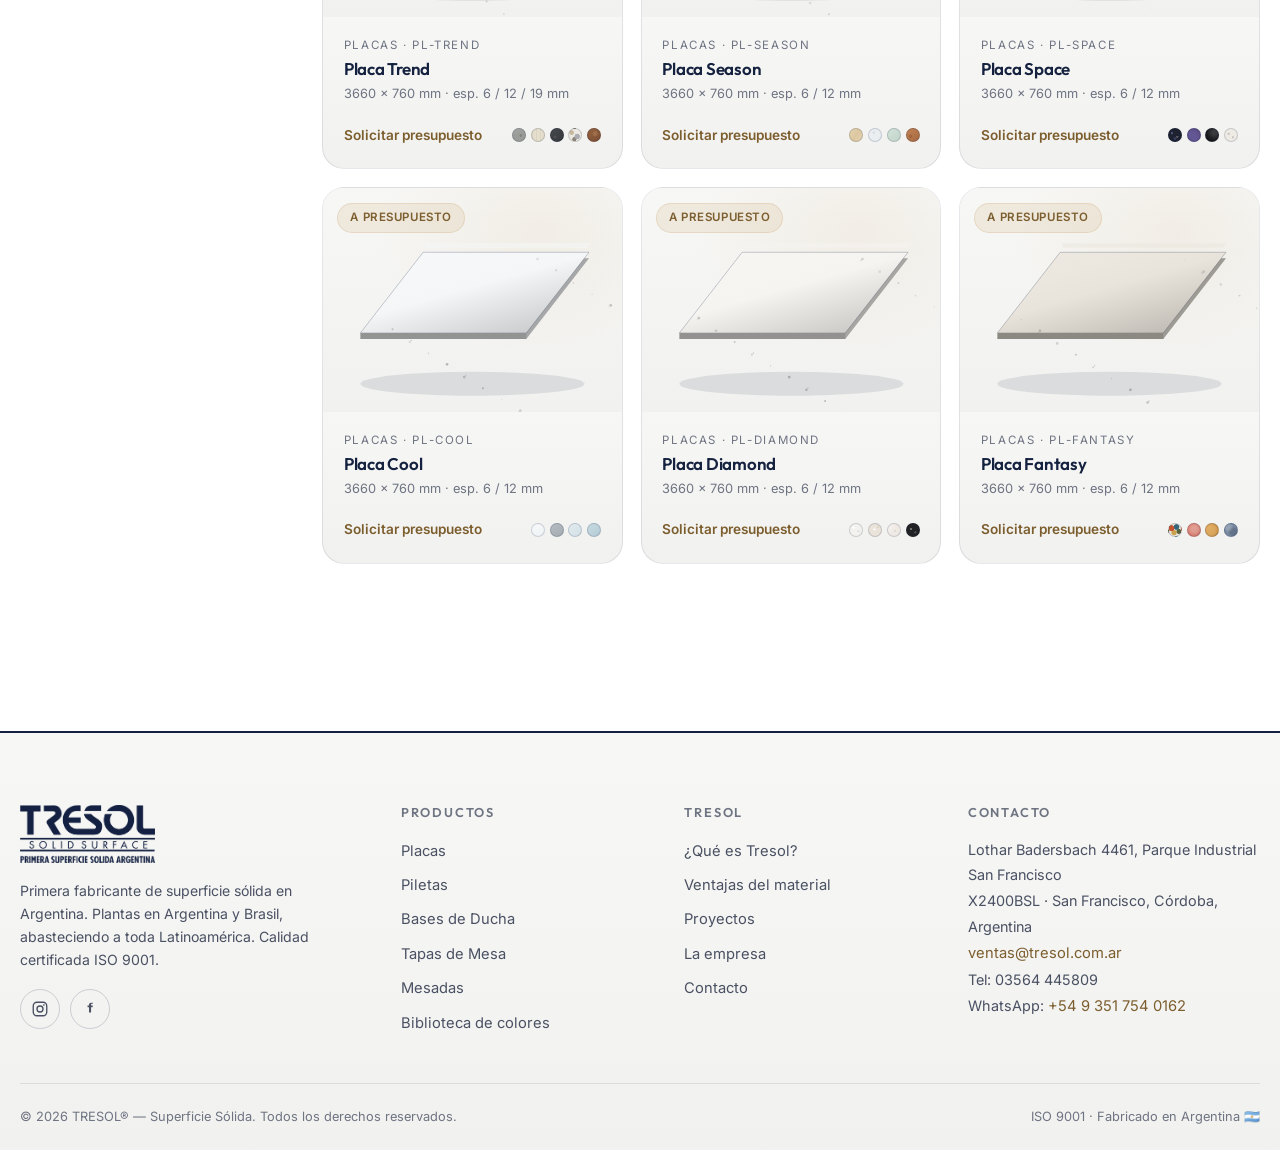
<file: catalogo.html>
<!DOCTYPE html>
<html lang="es-AR">
<head>
  <meta charset="UTF-8">
  <meta name="viewport" content="width=device-width, initial-scale=1.0">
  <title>Catálogo de Productos — TRESOL® Superficie Sólida</title>
  <meta name="description" content="Catálogo completo Tresol: placas, piletas (bachas) de baño, cocina y sanitarias, bases de ducha, tapas de mesa y mesadas a medida. Filtrá por tipo, instalación, medida y color.">
  <link rel="canonical" href="https://www.tresol.com.ar/catalogo">
  <link rel="preconnect" href="https://fonts.googleapis.com">
  <link rel="preconnect" href="https://fonts.gstatic.com" crossorigin>
  <link href="https://fonts.googleapis.com/css2?family=Inter:wght@400;500;600;700&family=Outfit:wght@400;500;600;700&display=swap" rel="stylesheet">
  <link rel="stylesheet" href="assets/css/styles.css">
  <link rel="icon" href="data:image/svg+xml,%3Csvg xmlns='http://www.w3.org/2000/svg' viewBox='0 0 32 32'%3E%3Crect width='32' height='32' rx='7' fill='%23142142'/%3E%3Ctext x='16' y='22' text-anchor='middle' font-family='Arial' font-weight='700' font-size='17' fill='%23FFFFFF'%3ET%3C/text%3E%3C/svg%3E">
  <meta name="theme-color" content="#FFFFFF">
</head>
<body>
  <div id="chrome-header"></div>

  <main id="main">
    <section class="page-hero">
      <div class="container">
        <nav class="breadcrumb" aria-label="Migas de pan">
          <a href="index.html">Inicio</a><span class="sep">/</span><span aria-current="page">Catálogo</span>
        </nav>
        <span class="eyebrow">Catálogo</span>
        <h1 id="catTitle">Todos los productos</h1>
        <p class="lead" id="catDesc">Todo se fabrica a pedido en superficie sólida Tresol®. Elegí una categoría, afiná con filtros y agregá a tu solicitud de presupuesto.</p>
      </div>
    </section>

    <section class="section--tight">
      <div class="container">
        <!-- Chips de categoría -->
        <div class="subcat-tabs" id="catChips" role="tablist" aria-label="Categorías"></div>
        <!-- Tabs de subcategoría -->
        <div class="subcat-tabs" id="subTabs" role="tablist" aria-label="Subcategorías"></div>

        <div class="catalog-layout">
          <!-- Filtros -->
          <aside class="filters" id="filtersPanel" aria-label="Filtros de productos">
            <h2>Filtrar <button type="button" id="clearFilters">Limpiar todo</button></h2>
            <div id="filtersBody"></div>
          </aside>

          <!-- Resultados -->
          <div>
            <div class="catalog-toolbar">
              <p class="catalog-count" id="catCount" role="status"></p>
              <div style="display:flex; gap:.7rem; align-items:center;">
                <button class="btn btn--dark btn--sm filters-toggle" id="filtersToggle" aria-expanded="false">
                  <svg width="15" height="15" viewBox="0 0 24 24" fill="none" stroke="currentColor" stroke-width="2" stroke-linecap="round"><path d="M4 6h16M7 12h10m-7 6h4"/></svg>
                  Filtros
                </button>
                <label class="visually-hidden" for="sortSelect">Ordenar por</label>
                <select id="sortSelect" style="background:var(--bg-3); border:1px solid var(--line-strong); border-radius:999px; padding:.5rem 1.1rem; font-size:.85rem; color:var(--text);">
                  <option value="relevancia">Destacados primero</option>
                  <option value="precio-asc">Menor precio</option>
                  <option value="precio-desc">Mayor precio</option>
                  <option value="nombre">Nombre A–Z</option>
                </select>
              </div>
            </div>
            <div class="prod-grid" id="prodGrid"></div>
            <div class="empty-state" id="emptyState" hidden>
              <h3>No encontramos productos con esos filtros</h3>
              <p>Probá quitando algún filtro — o contanos qué buscás y lo fabricamos a medida.</p>
              <a class="btn btn--wa" href="https://wa.me/5493517540162?text=Hola%20Tresol!%20Busco%20un%20producto%20a%20medida." target="_blank" rel="noopener">Consultar por WhatsApp</a>
            </div>
          </div>
        </div>
      </div>
    </section>
  </main>

  <div id="chrome-footer"></div>

  <script src="assets/js/data.js"></script>
  <script src="assets/js/main.js"></script>
  <script src="assets/js/catalogo.js"></script>
</body>
</html>
</file>
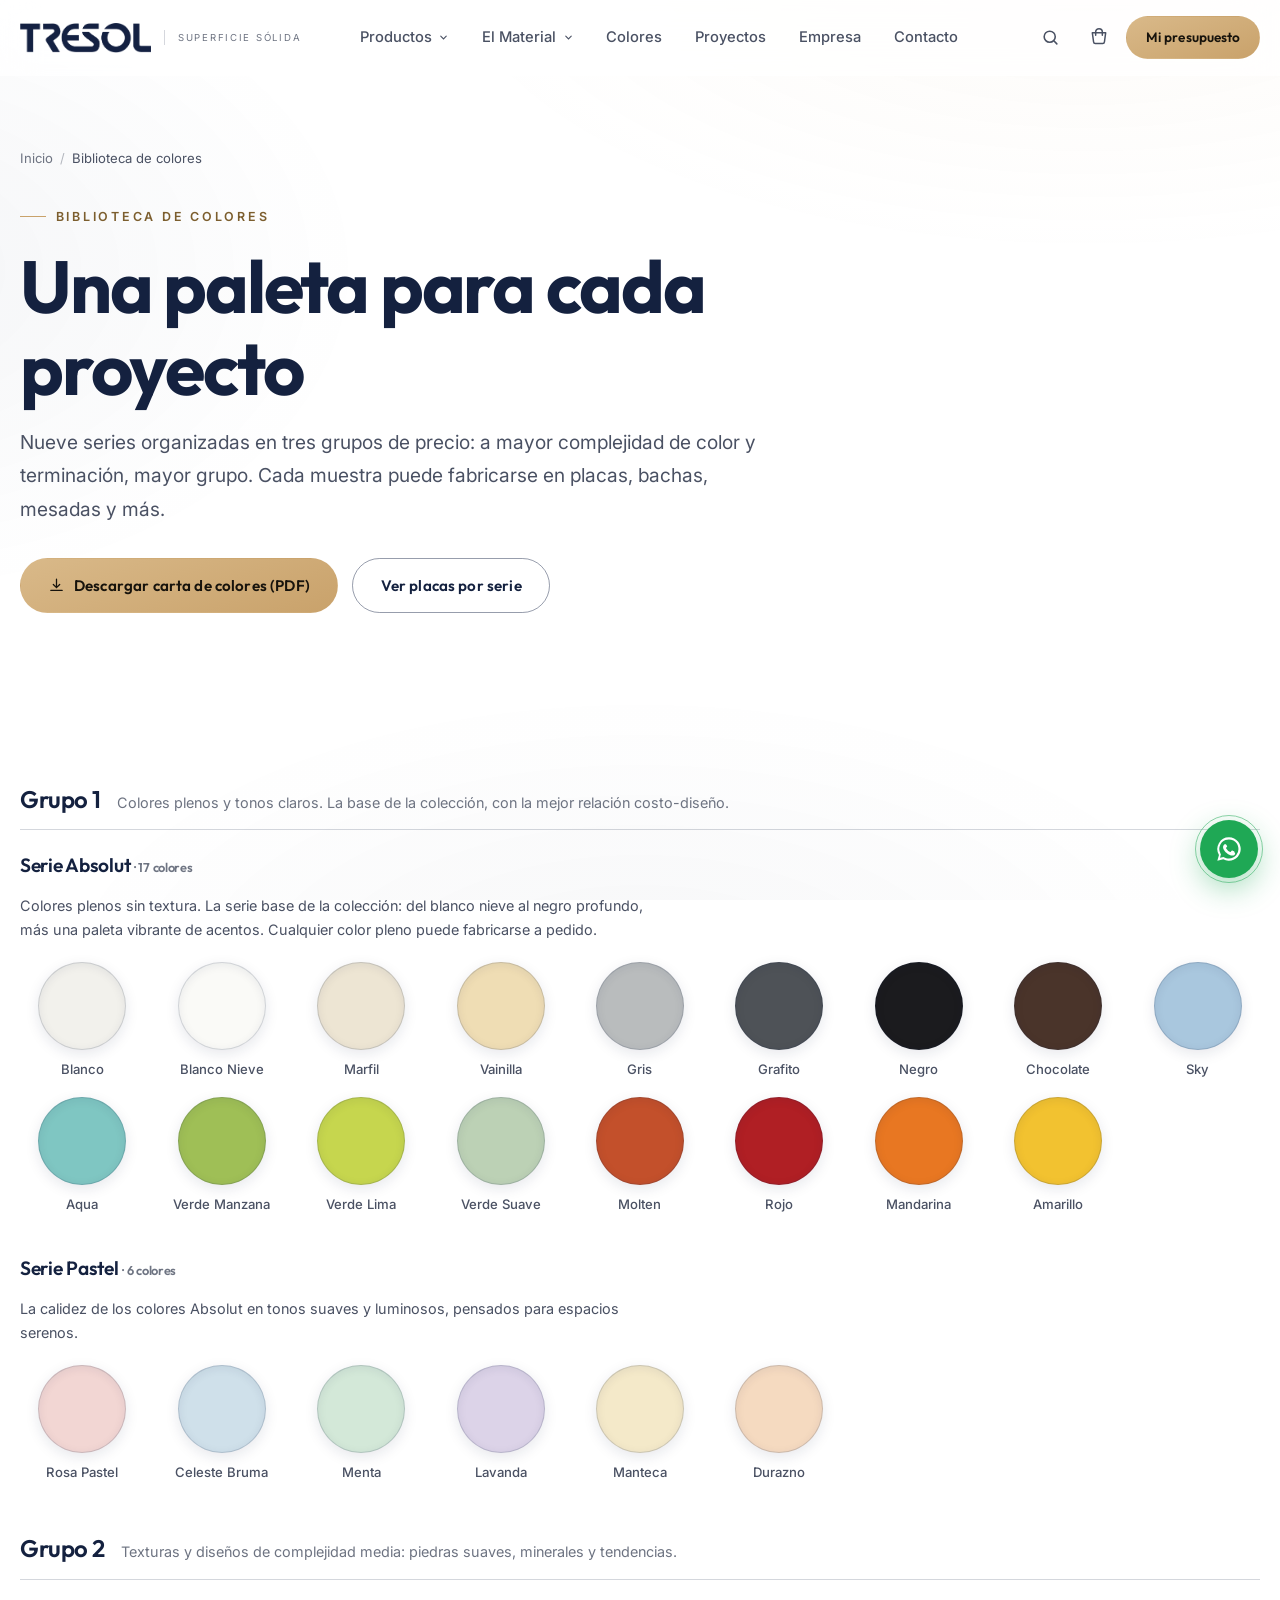
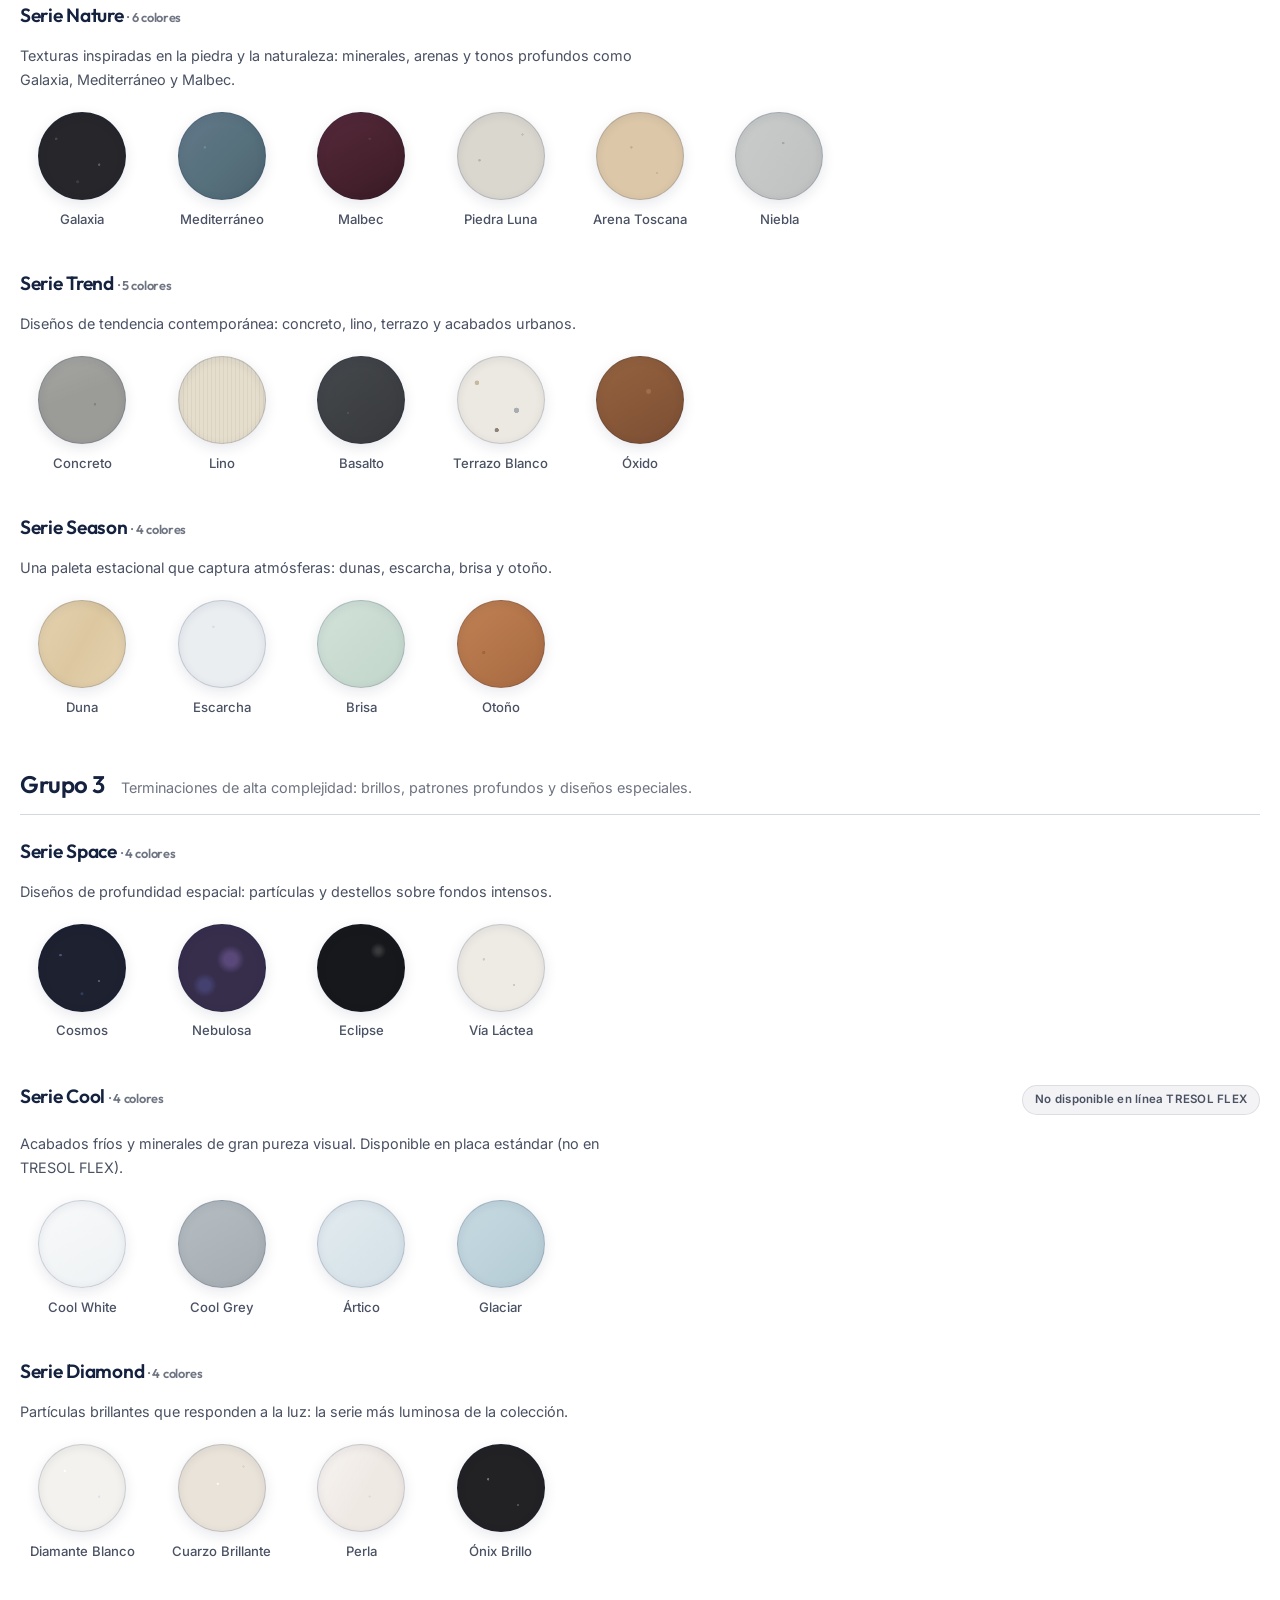
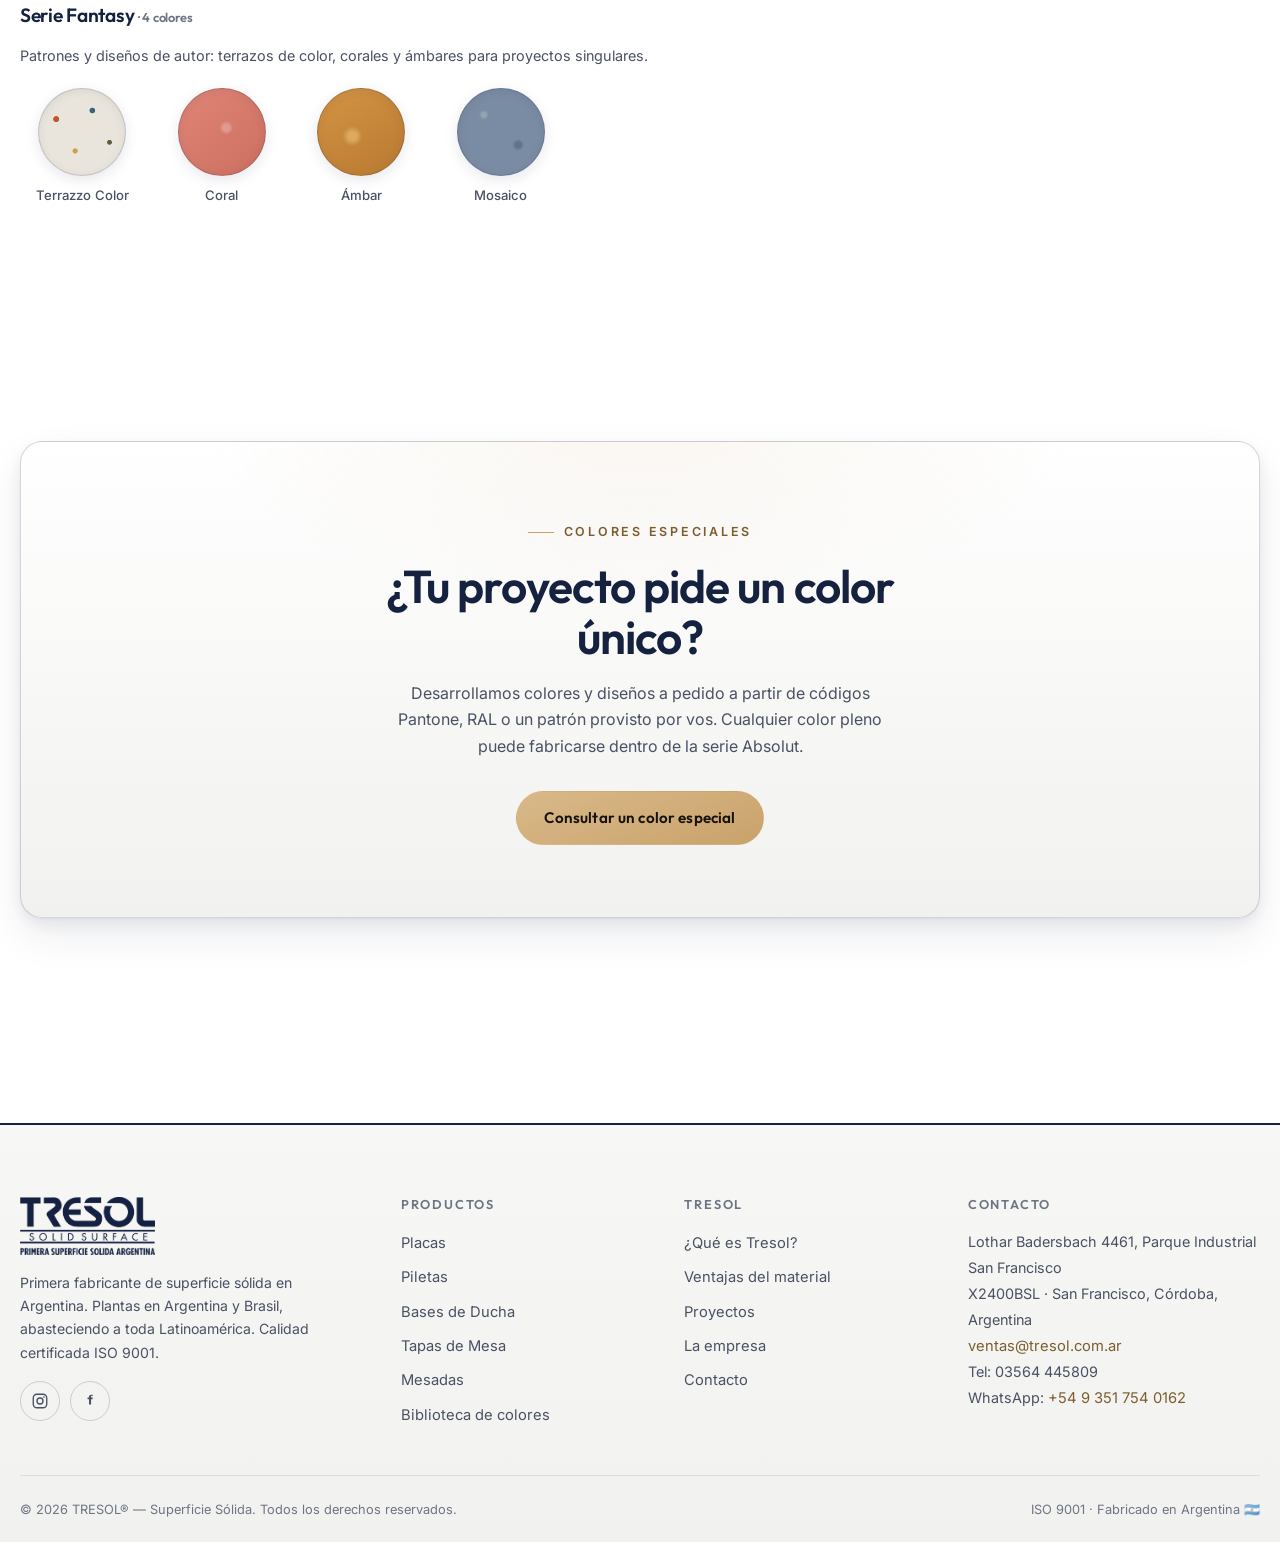
<file: colores.html>
<!DOCTYPE html>
<html lang="es-AR">
<head>
  <meta charset="UTF-8">
  <meta name="viewport" content="width=device-width, initial-scale=1.0">
  <title>Biblioteca de Colores — TRESOL® Superficie Sólida</title>
  <meta name="description" content="Todas las series de color Tresol: Absolut, Pastel, Nature, Trend, Season, Space, Cool, Diamond y Fantasy — organizadas por grupos de precio. Colores especiales a pedido según Pantone o RAL.">
  <link rel="canonical" href="https://www.tresol.com.ar/colores">
  <link rel="preconnect" href="https://fonts.googleapis.com">
  <link rel="preconnect" href="https://fonts.gstatic.com" crossorigin>
  <link href="https://fonts.googleapis.com/css2?family=Inter:wght@400;500;600;700&family=Outfit:wght@400;500;600;700&display=swap" rel="stylesheet">
  <link rel="stylesheet" href="assets/css/styles.css">
  <link rel="icon" href="data:image/svg+xml,%3Csvg xmlns='http://www.w3.org/2000/svg' viewBox='0 0 32 32'%3E%3Crect width='32' height='32' rx='7' fill='%23142142'/%3E%3Ctext x='16' y='22' text-anchor='middle' font-family='Arial' font-weight='700' font-size='17' fill='%23FFFFFF'%3ET%3C/text%3E%3C/svg%3E">
  <meta name="theme-color" content="#FFFFFF">
</head>
<body>
  <div id="chrome-header"></div>

  <main id="main">
    <section class="page-hero">
      <div class="container">
        <nav class="breadcrumb" aria-label="Migas de pan">
          <a href="index.html">Inicio</a><span class="sep">/</span><span aria-current="page">Biblioteca de colores</span>
        </nav>
        <span class="eyebrow">Biblioteca de colores</span>
        <h1>Una paleta para cada proyecto</h1>
        <p class="lead">Nueve series organizadas en tres grupos de precio: a mayor complejidad de color y terminación, mayor grupo. Cada muestra puede fabricarse en placas, bachas, mesadas y más.</p>
        <div class="hero-ctas mt-3">
          <button class="btn btn--primary" id="descargarCarta">
            <svg width="17" height="17" viewBox="0 0 24 24" fill="none" stroke="currentColor" stroke-width="1.8" stroke-linecap="round" stroke-linejoin="round"><path d="M12 3v12m0 0 4.5-4.5M12 15l-4.5-4.5"/><path d="M4 19h16"/></svg>
            Descargar carta de colores (PDF)
          </button>
          <a class="btn btn--ghost" href="catalogo.html?cat=placas">Ver placas por serie</a>
        </div>
      </div>
    </section>

    <section class="section--tight">
      <div class="container" id="coloresRoot"></div>
    </section>

    <!-- Colores especiales -->
    <section class="section">
      <div class="container">
        <div class="cta-band reveal">
          <span class="eyebrow">Colores especiales</span>
          <h2>¿Tu proyecto pide un color único?</h2>
          <p>Desarrollamos colores y diseños a pedido a partir de códigos Pantone, RAL o un patrón provisto por vos. Cualquier color pleno puede fabricarse dentro de la serie Absolut.</p>
          <div class="hero-ctas">
            <a class="btn btn--primary" href="contacto.html">Consultar un color especial</a>
          </div>
        </div>
      </div>
    </section>
  </main>

  <div id="chrome-footer"></div>

  <script src="assets/js/data.js"></script>
  <script src="assets/js/main.js"></script>
  <script src="assets/js/colores.js"></script>
</body>
</html>
</file>
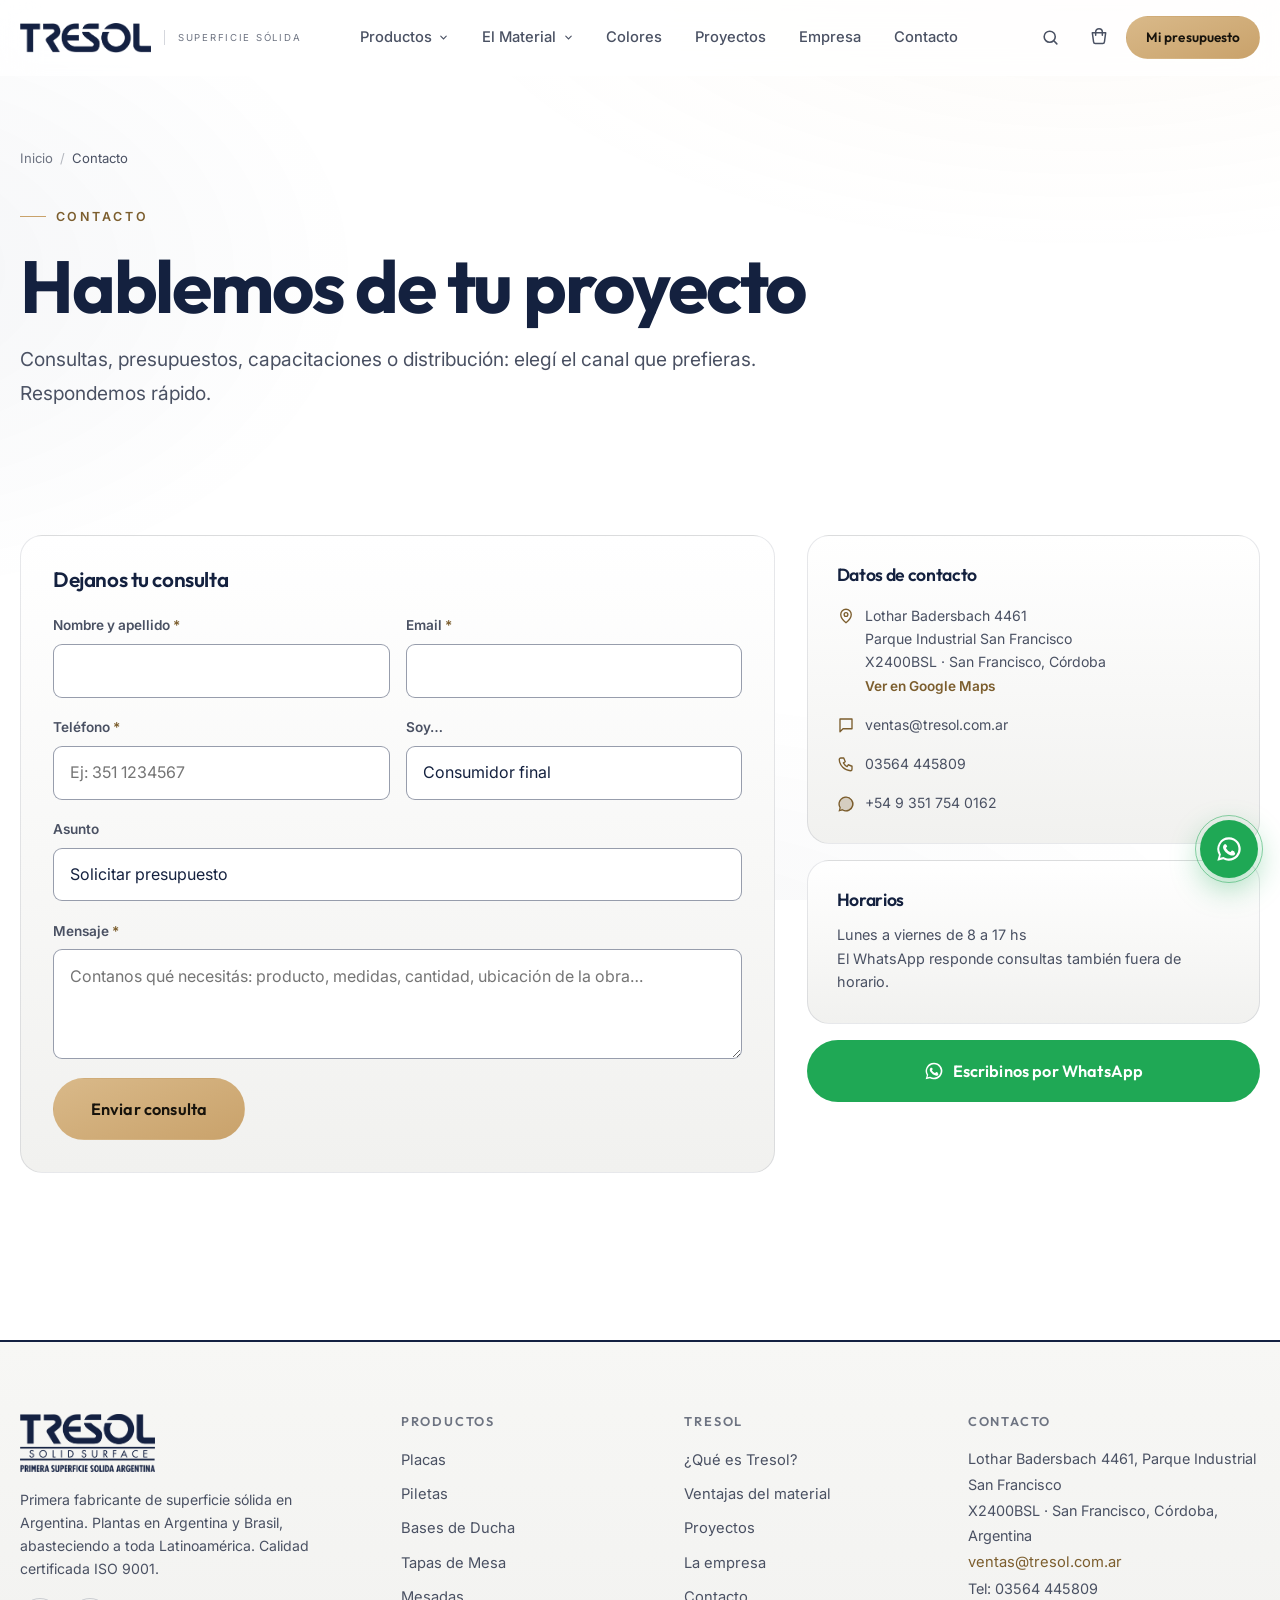
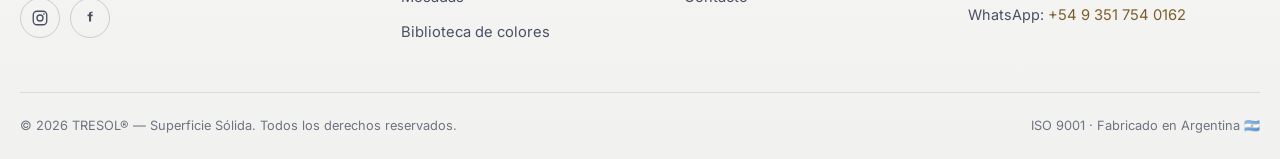
<file: contacto.html>
<!DOCTYPE html>
<html lang="es-AR">
<head>
  <meta charset="UTF-8">
  <meta name="viewport" content="width=device-width, initial-scale=1.0">
  <title>Contacto — TRESOL® | San Francisco, Córdoba</title>
  <meta name="description" content="Contactá a Tresol: Lothar Badersbach 4461, Parque Industrial San Francisco, Córdoba. Tel 03564 445809 · ventas@tresol.com.ar · WhatsApp +54 9 351 754 0162.">
  <link rel="canonical" href="https://www.tresol.com.ar/contacto">
  <link rel="preconnect" href="https://fonts.googleapis.com">
  <link rel="preconnect" href="https://fonts.gstatic.com" crossorigin>
  <link href="https://fonts.googleapis.com/css2?family=Inter:wght@400;500;600;700&family=Outfit:wght@400;500;600;700&display=swap" rel="stylesheet">
  <link rel="stylesheet" href="assets/css/styles.css">
  <link rel="icon" href="data:image/svg+xml,%3Csvg xmlns='http://www.w3.org/2000/svg' viewBox='0 0 32 32'%3E%3Crect width='32' height='32' rx='7' fill='%23142142'/%3E%3Ctext x='16' y='22' text-anchor='middle' font-family='Arial' font-weight='700' font-size='17' fill='%23FFFFFF'%3ET%3C/text%3E%3C/svg%3E">
  <meta name="theme-color" content="#FFFFFF">
</head>
<body>
  <div id="chrome-header"></div>

  <main id="main">
    <section class="page-hero">
      <div class="container">
        <nav class="breadcrumb" aria-label="Migas de pan">
          <a href="index.html">Inicio</a><span class="sep">/</span><span aria-current="page">Contacto</span>
        </nav>
        <span class="eyebrow">Contacto</span>
        <h1>Hablemos de tu proyecto</h1>
        <p class="lead">Consultas, presupuestos, capacitaciones o distribución: elegí el canal que prefieras. Respondemos rápido.</p>
      </div>
    </section>

    <section class="section--tight">
      <div class="container">
        <div class="quote-layout">
          <!-- Formulario -->
          <div class="card" style="padding:2rem;">
            <h2 style="font-size:1.3rem; margin-bottom:1.4rem;">Dejanos tu consulta</h2>
            <form id="contactForm" novalidate>
              <div class="form-row">
                <div class="field">
                  <label for="cNombre">Nombre y apellido <span class="req">*</span></label>
                  <input type="text" id="cNombre" autocomplete="name" required>
                  <span class="error-msg">Ingresá tu nombre.</span>
                </div>
                <div class="field">
                  <label for="cEmail">Email <span class="req">*</span></label>
                  <input type="email" id="cEmail" autocomplete="email" required>
                  <span class="error-msg">Ingresá un email válido.</span>
                </div>
              </div>
              <div class="form-row">
                <div class="field">
                  <label for="cTel">Teléfono <span class="req">*</span></label>
                  <input type="tel" id="cTel" autocomplete="tel" placeholder="Ej: 351 1234567" required>
                  <span class="error-msg">Ingresá un teléfono.</span>
                </div>
                <div class="field">
                  <label for="cPerfil">Soy…</label>
                  <select id="cPerfil">
                    <option value="consumidor">Consumidor final</option>
                    <option value="profesional">Arquitecto/a · Diseñador/a</option>
                    <option value="constructora">Constructora · Desarrollista</option>
                    <option value="revendedor">Revendedor · Distribuidor</option>
                    <option value="elaborador">Elaborador — quiero capacitarme</option>
                    <option value="otro">Otro</option>
                  </select>
                </div>
              </div>
              <div class="field">
                <label for="cAsunto">Asunto</label>
                <select id="cAsunto">
                  <option value="presupuesto">Solicitar presupuesto</option>
                  <option value="producto">Consulta por un producto</option>
                  <option value="color">Colores especiales / muestras</option>
                  <option value="tecnica">Documentación técnica / certificaciones</option>
                  <option value="capacitacion">Capacitaciones — red de elaboradores</option>
                  <option value="otro">Otro</option>
                </select>
              </div>
              <div class="field">
                <label for="cMsg">Mensaje <span class="req">*</span></label>
                <textarea id="cMsg" placeholder="Contanos qué necesitás: producto, medidas, cantidad, ubicación de la obra…" required></textarea>
                <span class="error-msg">Contanos brevemente tu consulta.</span>
              </div>
              <button type="submit" class="btn btn--primary btn--lg">Enviar consulta</button>
            </form>
            <div id="contactOk" hidden class="confirm-panel" style="padding:2.5rem 1rem;">
              <div class="confirm-icon">
                <svg width="34" height="34" viewBox="0 0 24 24" fill="none" stroke="currentColor" stroke-width="2.2" stroke-linecap="round" stroke-linejoin="round"><path d="m4 12.5 5 5L20 6.5"/></svg>
              </div>
              <h2 style="font-size:1.4rem;">¡Consulta enviada!</h2>
              <p>Gracias por escribirnos. Te responderemos a la brevedad por email o teléfono.</p>
              <p class="muted" style="font-size:.75rem;">* Prototipo: en producción el lead se registra en el panel y notifica al equipo comercial.</p>
            </div>
          </div>

          <!-- Datos -->
          <aside>
            <div class="card" style="padding:1.8rem; margin-bottom:1rem;">
              <h2 style="font-size:1.1rem; margin-bottom:1.2rem;">Datos de contacto</h2>
              <ul class="trust-list" style="gap:1rem;">
                <li>
                  <svg width="18" height="18" viewBox="0 0 24 24" fill="none" stroke="currentColor" stroke-width="1.8" stroke-linecap="round" stroke-linejoin="round"><path d="M12 21s-7-5.5-7-11a7 7 0 0 1 14 0c0 5.5-7 11-7 11Z"/><circle cx="12" cy="10" r="2.5"/></svg>
                  <span>Lothar Badersbach 4461<br>Parque Industrial San Francisco<br>X2400BSL · San Francisco, Córdoba<br>
                  <a class="text-link" style="font-size:.85rem;" href="https://maps.google.com/?q=Lothar+Badersbach+4461,+San+Francisco,+Cordoba" target="_blank" rel="noopener">Ver en Google Maps</a></span>
                </li>
                <li>
                  <svg width="18" height="18" viewBox="0 0 24 24" fill="none" stroke="currentColor" stroke-width="1.8" stroke-linecap="round" stroke-linejoin="round"><path d="M4 4h16v13H8l-4 4Z"/></svg>
                  <span><a href="mailto:ventas@tresol.com.ar">ventas@tresol.com.ar</a></span>
                </li>
                <li>
                  <svg width="18" height="18" viewBox="0 0 24 24" fill="none" stroke="currentColor" stroke-width="1.8" stroke-linecap="round" stroke-linejoin="round"><path d="M5 4h4l2 5-2.5 1.5a12 12 0 0 0 5 5L15 13l5 2v4a2 2 0 0 1-2 2A16 16 0 0 1 3 6a2 2 0 0 1 2-2Z"/></svg>
                  <span>03564 445809</span>
                </li>
                <li>
                  <svg width="18" height="18" viewBox="0 0 24 24" fill="currentColor"><path d="M12 2a10 10 0 0 0-8.6 15.1L2 22l5.1-1.3A10 10 0 1 0 12 2Z" opacity=".25"/><path d="M12 2a10 10 0 0 0-8.6 15.1L2 22l5.1-1.3A10 10 0 1 0 12 2Zm0 18.2c-1.6 0-3.1-.4-4.4-1.2l-.3-.2-3 .8.8-3-.2-.3A8.2 8.2 0 1 1 12 20.2Z"/></svg>
                  <span><a href="https://wa.me/5493517540162" target="_blank" rel="noopener">+54 9 351 754 0162</a></span>
                </li>
              </ul>
            </div>

            <div class="card" style="padding:1.8rem; margin-bottom:1rem;">
              <h2 style="font-size:1.1rem; margin-bottom:.8rem;">Horarios</h2>
              <p style="font-size:.9rem;">Lunes a viernes de 8 a 17 hs<br>El WhatsApp responde consultas también fuera de horario.</p>
            </div>

            <a class="btn btn--wa btn--block btn--lg" href="https://wa.me/5493517540162?text=%C2%A1Hola%20Tresol!%20Quiero%20hacer%20una%20consulta." target="_blank" rel="noopener">
              <svg width="20" height="20" viewBox="0 0 24 24" fill="currentColor"><path d="M12 2a10 10 0 0 0-8.6 15.1L2 22l5.1-1.3A10 10 0 1 0 12 2Zm0 18.2c-1.6 0-3.1-.4-4.4-1.2l-.3-.2-3 .8.8-3-.2-.3A8.2 8.2 0 1 1 12 20.2Zm4.6-6.1c-.3-.1-1.5-.7-1.7-.8-.2-.1-.4-.1-.6.1l-.8 1c-.1.2-.3.2-.5.1a6.7 6.7 0 0 1-3.4-3c-.3-.4 0-.5.1-.7l.4-.5c.1-.1.2-.3.3-.4.1-.2 0-.3 0-.5L9.6 8.4c-.2-.5-.4-.4-.6-.4h-.5c-.2 0-.5 0-.7.3-.2.3-.9.9-.9 2.1s.9 2.4 1 2.6c.1.2 1.8 2.8 4.4 3.9.6.3 1.1.4 1.5.6.6.2 1.2.2 1.6.1.5-.1 1.5-.6 1.7-1.2.2-.6.2-1.1.1-1.2l-.6-.3Z"/></svg>
              Escribinos por WhatsApp
            </a>
          </aside>
        </div>
      </div>
    </section>
  </main>

  <div id="chrome-footer"></div>

  <script src="assets/js/data.js"></script>
  <script src="assets/js/main.js"></script>
  <script>
    document.addEventListener('DOMContentLoaded', () => {
      const form = document.getElementById('contactForm');
      form.addEventListener('submit', e => {
        e.preventDefault();
        let ok = true;
        const check = (id, valid) => {
          const f = document.getElementById(id).closest('.field');
          f.classList.toggle('has-error', !valid);
          if (!valid) ok = false;
        };
        check('cNombre', document.getElementById('cNombre').value.trim().length >= 2);
        check('cEmail', /^[^\s@]+@[^\s@]+\.[^\s@]+$/.test(document.getElementById('cEmail').value.trim()));
        check('cTel', document.getElementById('cTel').value.trim().length >= 6);
        check('cMsg', document.getElementById('cMsg').value.trim().length >= 5);
        if (!ok) return;
        // Simulación: en producción, POST al backend (lead → panel de gestión)
        form.hidden = true;
        form.previousElementSibling.hidden = true; // título
        document.getElementById('contactOk').hidden = false;
      });
    });
  </script>
</body>
</html>
</file>
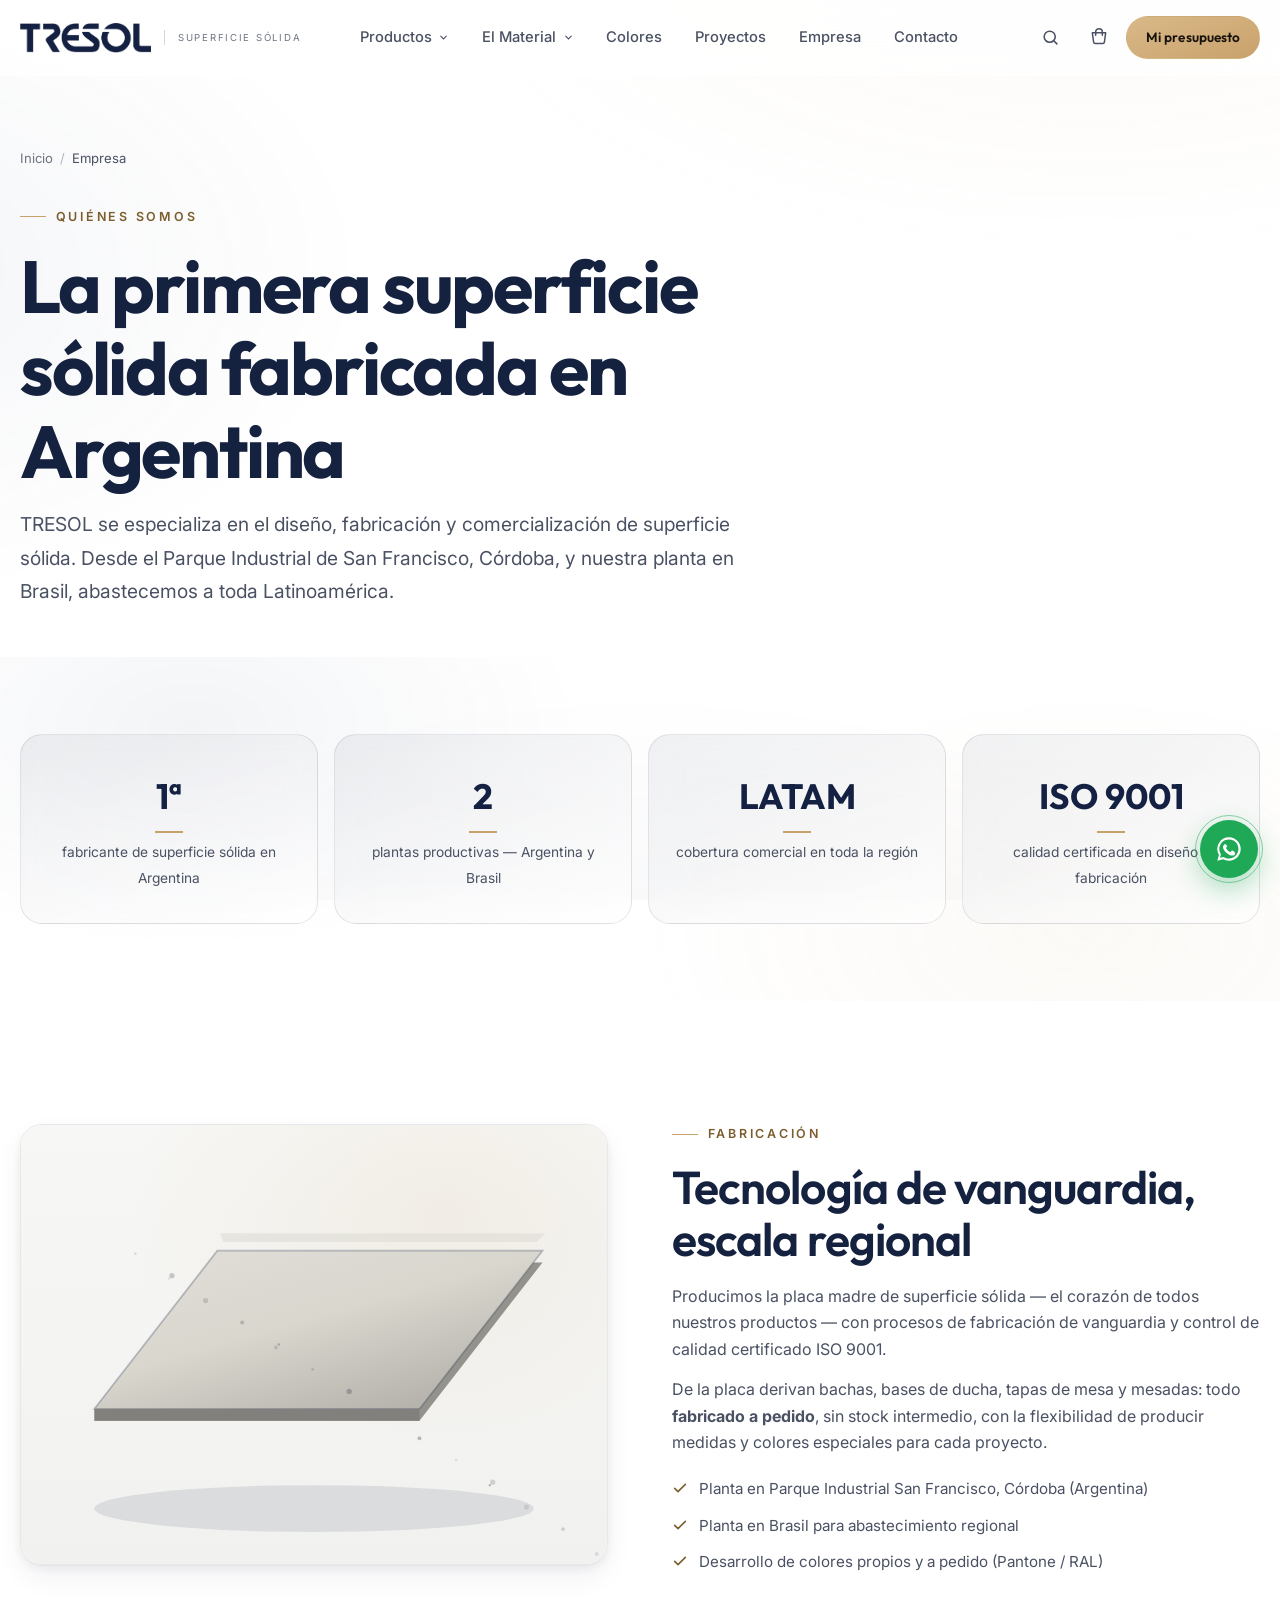
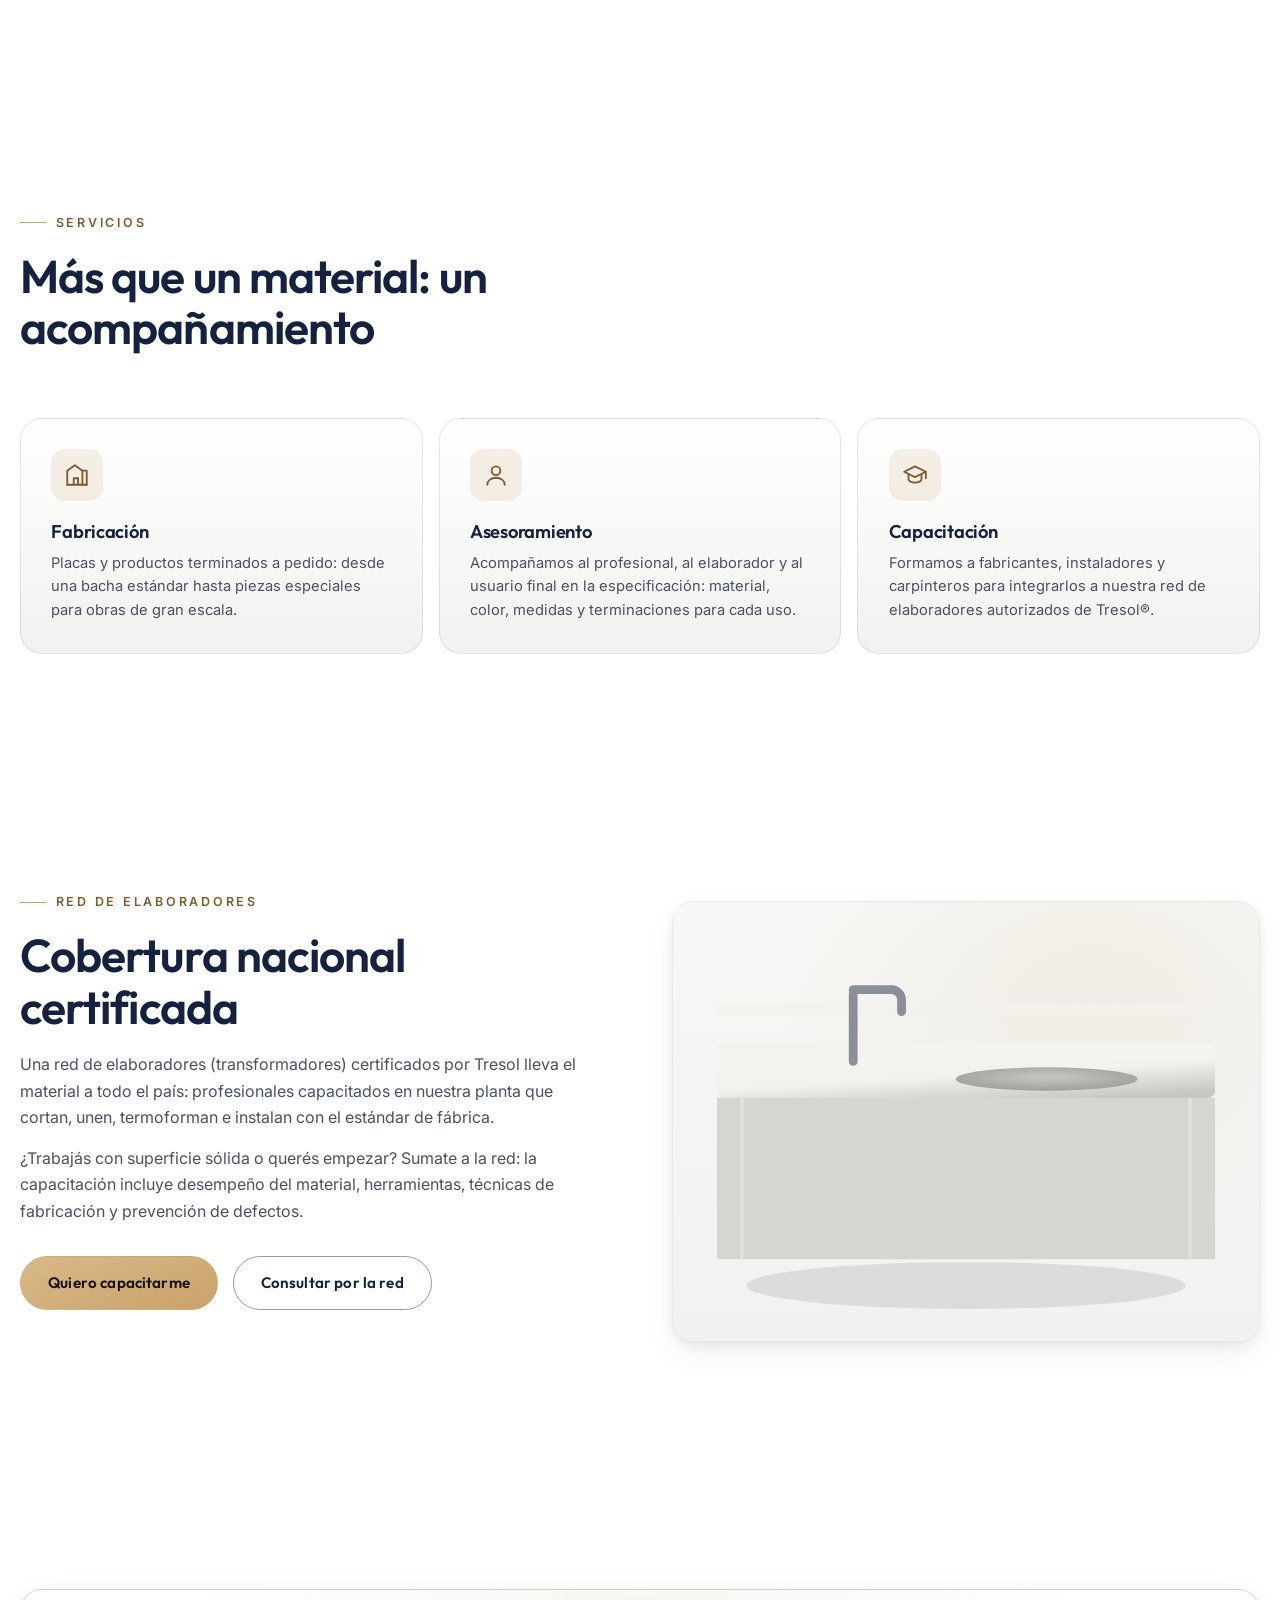
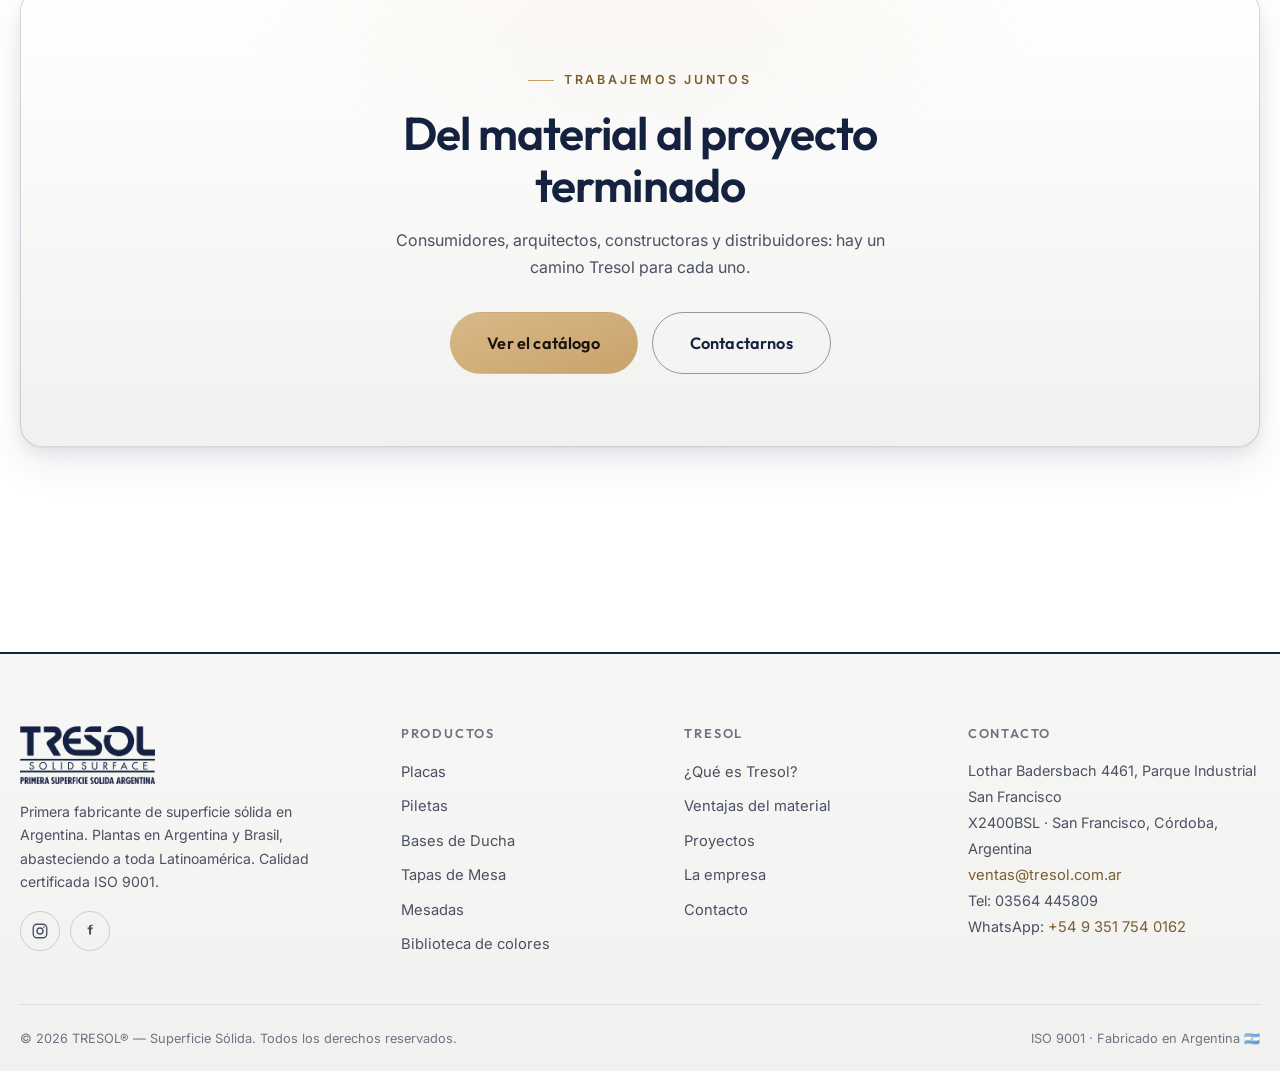
<file: empresa.html>
<!DOCTYPE html>
<html lang="es-AR">
<head>
  <meta charset="UTF-8">
  <meta name="viewport" content="width=device-width, initial-scale=1.0">
  <title>Quiénes Somos — TRESOL® | Primera fabricante de superficie sólida en Argentina</title>
  <meta name="description" content="Tresol diseña, fabrica y comercializa superficie sólida desde San Francisco, Córdoba. Plantas en Argentina y Brasil, cobertura en toda Latinoamérica, red de elaboradores certificados e ISO 9001.">
  <link rel="canonical" href="https://www.tresol.com.ar/empresa">
  <link rel="preconnect" href="https://fonts.googleapis.com">
  <link rel="preconnect" href="https://fonts.gstatic.com" crossorigin>
  <link href="https://fonts.googleapis.com/css2?family=Inter:wght@400;500;600;700&family=Outfit:wght@400;500;600;700&display=swap" rel="stylesheet">
  <link rel="stylesheet" href="assets/css/styles.css">
  <link rel="icon" href="data:image/svg+xml,%3Csvg xmlns='http://www.w3.org/2000/svg' viewBox='0 0 32 32'%3E%3Crect width='32' height='32' rx='7' fill='%23142142'/%3E%3Ctext x='16' y='22' text-anchor='middle' font-family='Arial' font-weight='700' font-size='17' fill='%23FFFFFF'%3ET%3C/text%3E%3C/svg%3E">
  <meta name="theme-color" content="#FFFFFF">
</head>
<body>
  <div id="chrome-header"></div>

  <main id="main">
    <section class="page-hero">
      <div class="container">
        <nav class="breadcrumb" aria-label="Migas de pan">
          <a href="index.html">Inicio</a><span class="sep">/</span><span aria-current="page">Empresa</span>
        </nav>
        <span class="eyebrow">Quiénes somos</span>
        <h1>La primera superficie sólida fabricada en Argentina</h1>
        <p class="lead">TRESOL se especializa en el diseño, fabricación y comercialización de superficie sólida. Desde el Parque Industrial de San Francisco, Córdoba, y nuestra planta en Brasil, abastecemos a toda Latinoamérica.</p>
      </div>
    </section>

    <!-- STATS -->
    <section class="section--tight section--aurora">
      <div class="container">
        <div class="stats-band reveal-stagger">
          <div class="card stat-card"><strong>1ª</strong><span>fabricante de superficie sólida en Argentina</span></div>
          <div class="card stat-card"><strong>2</strong><span>plantas productivas — Argentina y Brasil</span></div>
          <div class="card stat-card"><strong>LATAM</strong><span>cobertura comercial en toda la región</span></div>
          <div class="card stat-card"><strong>ISO 9001</strong><span>calidad certificada en diseño y fabricación</span></div>
        </div>
      </div>
    </section>

    <!-- HISTORIA / FABRICACIÓN -->
    <section class="section">
      <div class="container">
        <div class="split">
          <div class="split-visual reveal reveal--left" id="empVisual" aria-hidden="true"></div>
          <div class="split-content reveal reveal--right">
            <span class="eyebrow">Fabricación</span>
            <h2>Tecnología de vanguardia, escala regional</h2>
            <p>Producimos la placa madre de superficie sólida — el corazón de todos nuestros productos — con procesos de fabricación de vanguardia y control de calidad certificado ISO 9001.</p>
            <p>De la placa derivan bachas, bases de ducha, tapas de mesa y mesadas: todo <strong>fabricado a pedido</strong>, sin stock intermedio, con la flexibilidad de producir medidas y colores especiales para cada proyecto.</p>
            <ul>
              <li><svg width="16" height="16" viewBox="0 0 24 24" fill="none" stroke="currentColor" stroke-width="2.4" stroke-linecap="round" stroke-linejoin="round"><path d="m4 12.5 5 5L20 6.5"/></svg> Planta en Parque Industrial San Francisco, Córdoba (Argentina)</li>
              <li><svg width="16" height="16" viewBox="0 0 24 24" fill="none" stroke="currentColor" stroke-width="2.4" stroke-linecap="round" stroke-linejoin="round"><path d="m4 12.5 5 5L20 6.5"/></svg> Planta en Brasil para abastecimiento regional</li>
              <li><svg width="16" height="16" viewBox="0 0 24 24" fill="none" stroke="currentColor" stroke-width="2.4" stroke-linecap="round" stroke-linejoin="round"><path d="m4 12.5 5 5L20 6.5"/></svg> Desarrollo de colores propios y a pedido (Pantone / RAL)</li>
            </ul>
          </div>
        </div>
      </div>
    </section>

    <!-- SERVICIOS -->
    <section class="section" aria-labelledby="serv-title">
      <div class="container">
        <div class="section-head reveal">
          <span class="eyebrow">Servicios</span>
          <h2 id="serv-title">Más que un material: un acompañamiento</h2>
        </div>
        <div class="props-grid reveal-stagger">
          <article class="card prop-card">
            <div class="prop-icon"><svg width="26" height="26" viewBox="0 0 24 24" fill="none" stroke="currentColor" stroke-width="1.7" stroke-linecap="round" stroke-linejoin="round"><path d="M3 21V8l7-5 7 5v13"/><path d="M3 21h18M13 21v-6h-4v6"/><path d="M17 8h4v13"/></svg></div>
            <h3>Fabricación</h3>
            <p>Placas y productos terminados a pedido: desde una bacha estándar hasta piezas especiales para obras de gran escala.</p>
          </article>
          <article class="card prop-card">
            <div class="prop-icon"><svg width="26" height="26" viewBox="0 0 24 24" fill="none" stroke="currentColor" stroke-width="1.7" stroke-linecap="round" stroke-linejoin="round"><circle cx="12" cy="8" r="4"/><path d="M4 21c0-4 3.6-6.5 8-6.5s8 2.5 8 6.5"/></svg></div>
            <h3>Asesoramiento</h3>
            <p>Acompañamos al profesional, al elaborador y al usuario final en la especificación: material, color, medidas y terminaciones para cada uso.</p>
          </article>
          <article class="card prop-card">
            <div class="prop-icon"><svg width="26" height="26" viewBox="0 0 24 24" fill="none" stroke="currentColor" stroke-width="1.7" stroke-linecap="round" stroke-linejoin="round"><path d="M22 9 12 4 2 9l10 5Z"/><path d="M6 11.5V16c0 1.5 2.7 3 6 3s6-1.5 6-3v-4.5"/><path d="M22 9v6"/></svg></div>
            <h3>Capacitación</h3>
            <p>Formamos a fabricantes, instaladores y carpinteros para integrarlos a nuestra red de elaboradores autorizados de Tresol®.</p>
          </article>
        </div>
      </div>
    </section>

    <!-- RED DE ELABORADORES -->
    <section class="section">
      <div class="container">
        <div class="split split--rev">
          <div class="split-visual reveal reveal--right" id="redVisual" aria-hidden="true"></div>
          <div class="split-content reveal reveal--left">
            <span class="eyebrow">Red de elaboradores</span>
            <h2>Cobertura nacional certificada</h2>
            <p>Una red de elaboradores (transformadores) certificados por Tresol lleva el material a todo el país: profesionales capacitados en nuestra planta que cortan, unen, termoforman e instalan con el estándar de fábrica.</p>
            <p>¿Trabajás con superficie sólida o querés empezar? Sumate a la red: la capacitación incluye desempeño del material, herramientas, técnicas de fabricación y prevención de defectos.</p>
            <div class="hero-ctas mt-3">
              <a class="btn btn--primary" href="contacto.html">Quiero capacitarme</a>
              <a class="btn btn--ghost" href="https://wa.me/5493517540162?text=Hola%20Tresol!%20Quiero%20información%20sobre%20la%20red%20de%20elaboradores." target="_blank" rel="noopener">Consultar por la red</a>
            </div>
          </div>
        </div>
      </div>
    </section>

    <!-- CTA -->
    <section class="section">
      <div class="container">
        <div class="cta-band reveal">
          <span class="eyebrow">Trabajemos juntos</span>
          <h2>Del material al proyecto terminado</h2>
          <p>Consumidores, arquitectos, constructoras y distribuidores: hay un camino Tresol para cada uno.</p>
          <div class="hero-ctas">
            <a class="btn btn--primary btn--lg" href="catalogo.html">Ver el catálogo</a>
            <a class="btn btn--ghost btn--lg" href="contacto.html">Contactarnos</a>
          </div>
        </div>
      </div>
    </section>
  </main>

  <div id="chrome-footer"></div>

  <script src="assets/js/data.js"></script>
  <script src="assets/js/main.js"></script>
  <script>
    document.addEventListener('DOMContentLoaded', () => {
      document.getElementById('empVisual').innerHTML = productVisual(TRESOL.getProducto('placa-nature'), 'piedra-luna');
      document.getElementById('redVisual').innerHTML = productVisual(TRESOL.getProducto('mesada-medida'), 'blanco', 'main');
    });
  </script>
</body>
</html>
</file>
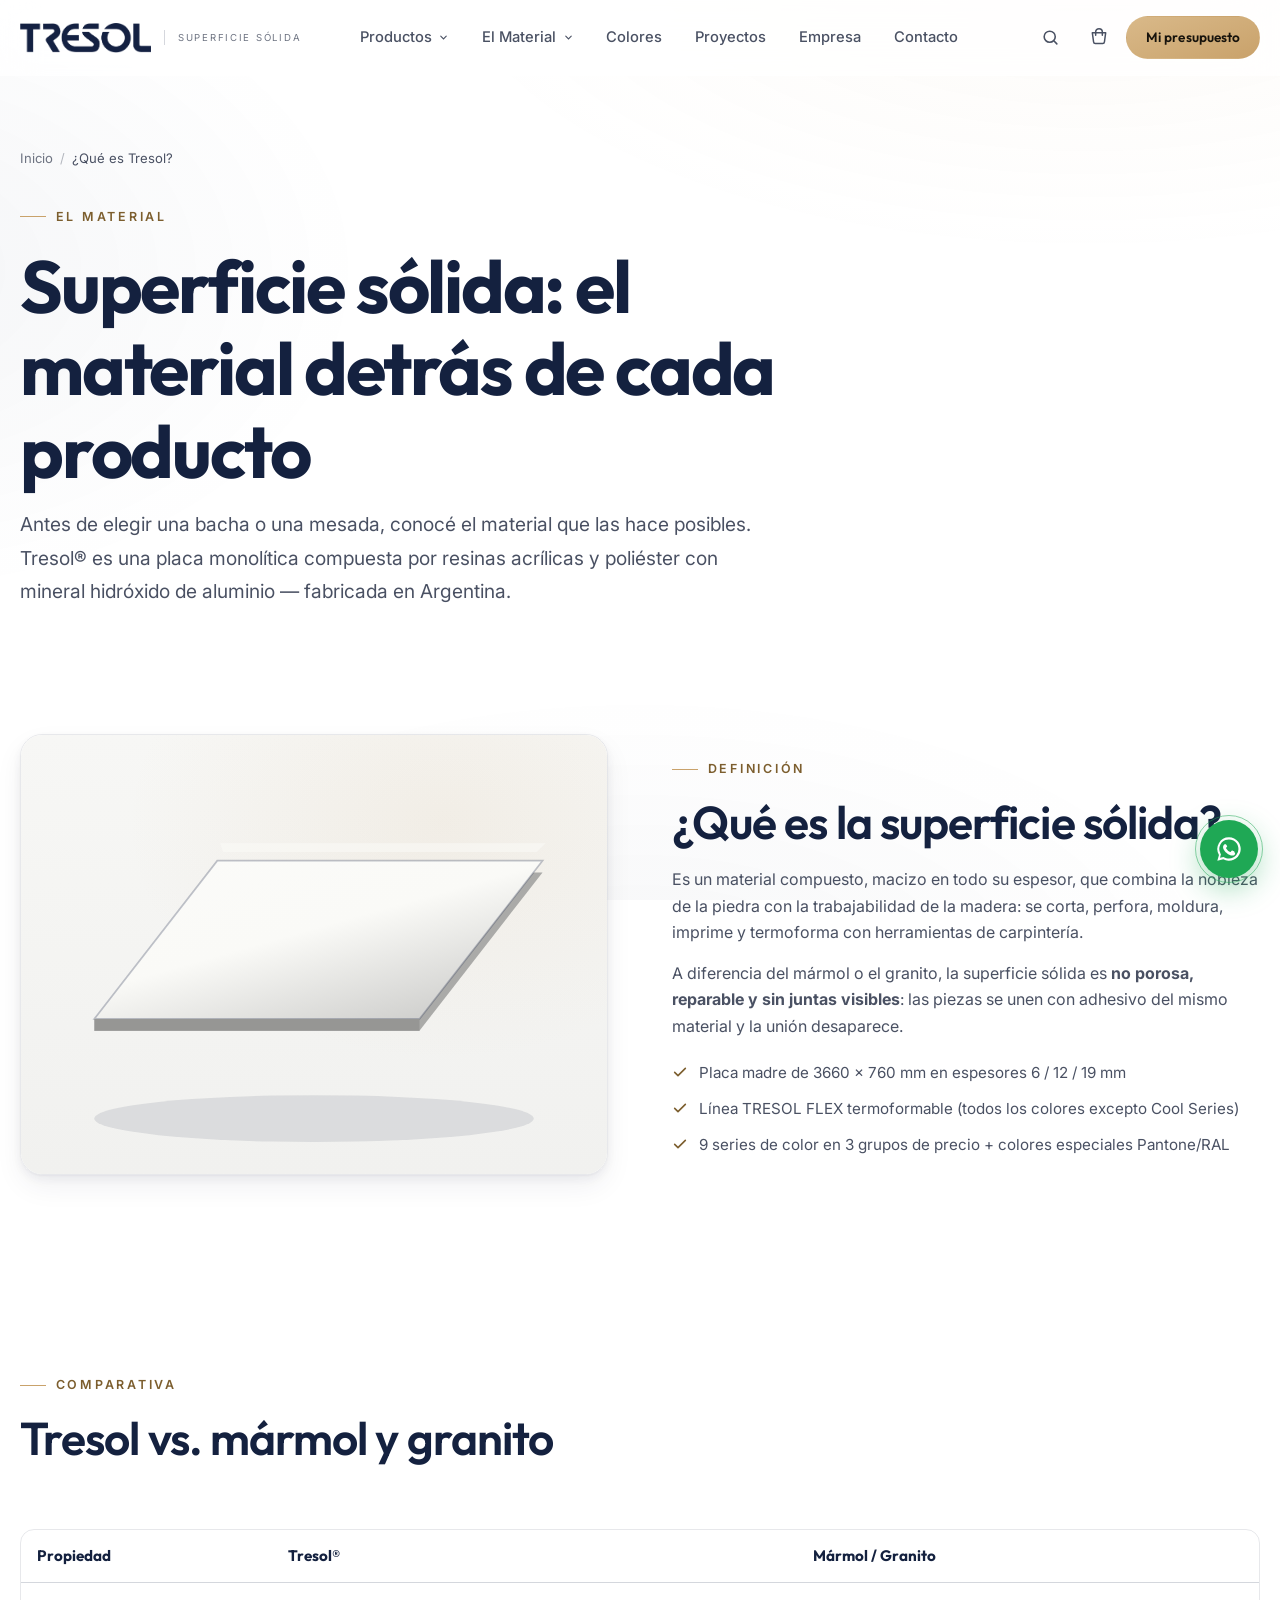
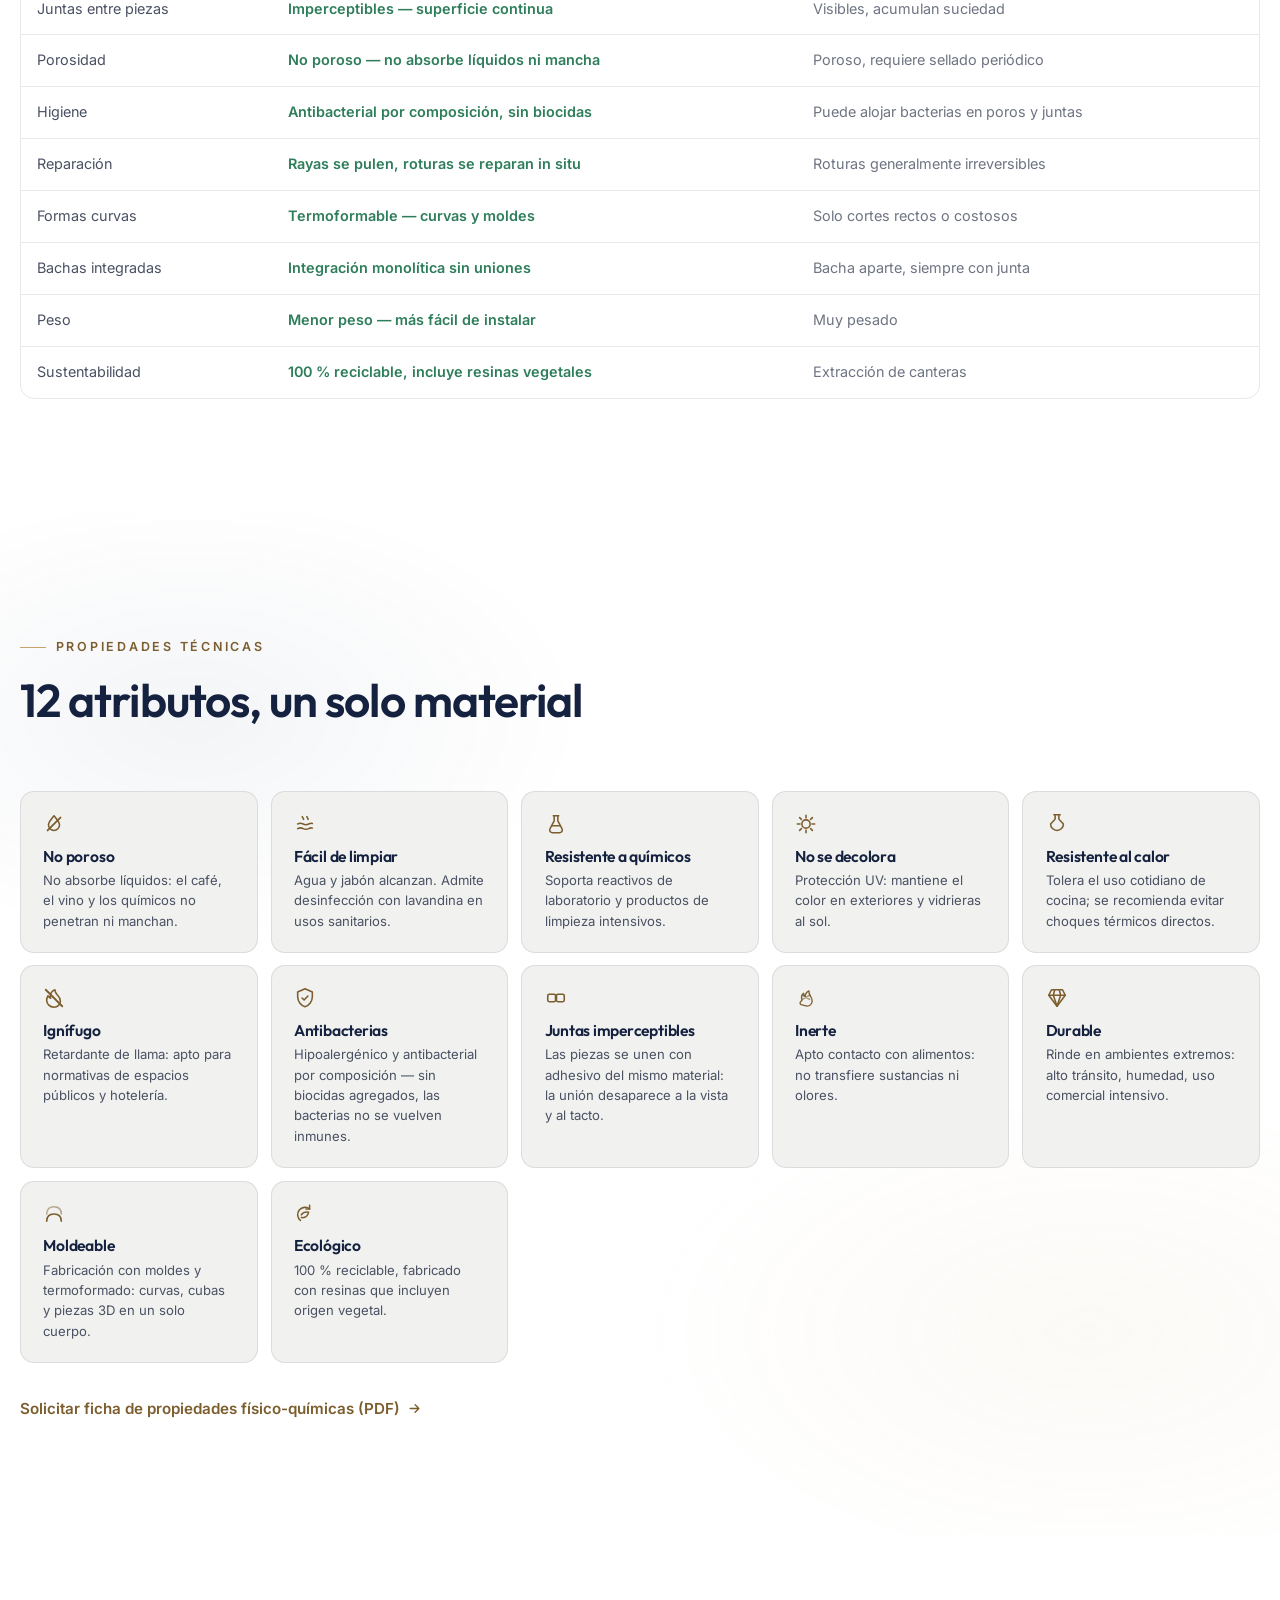
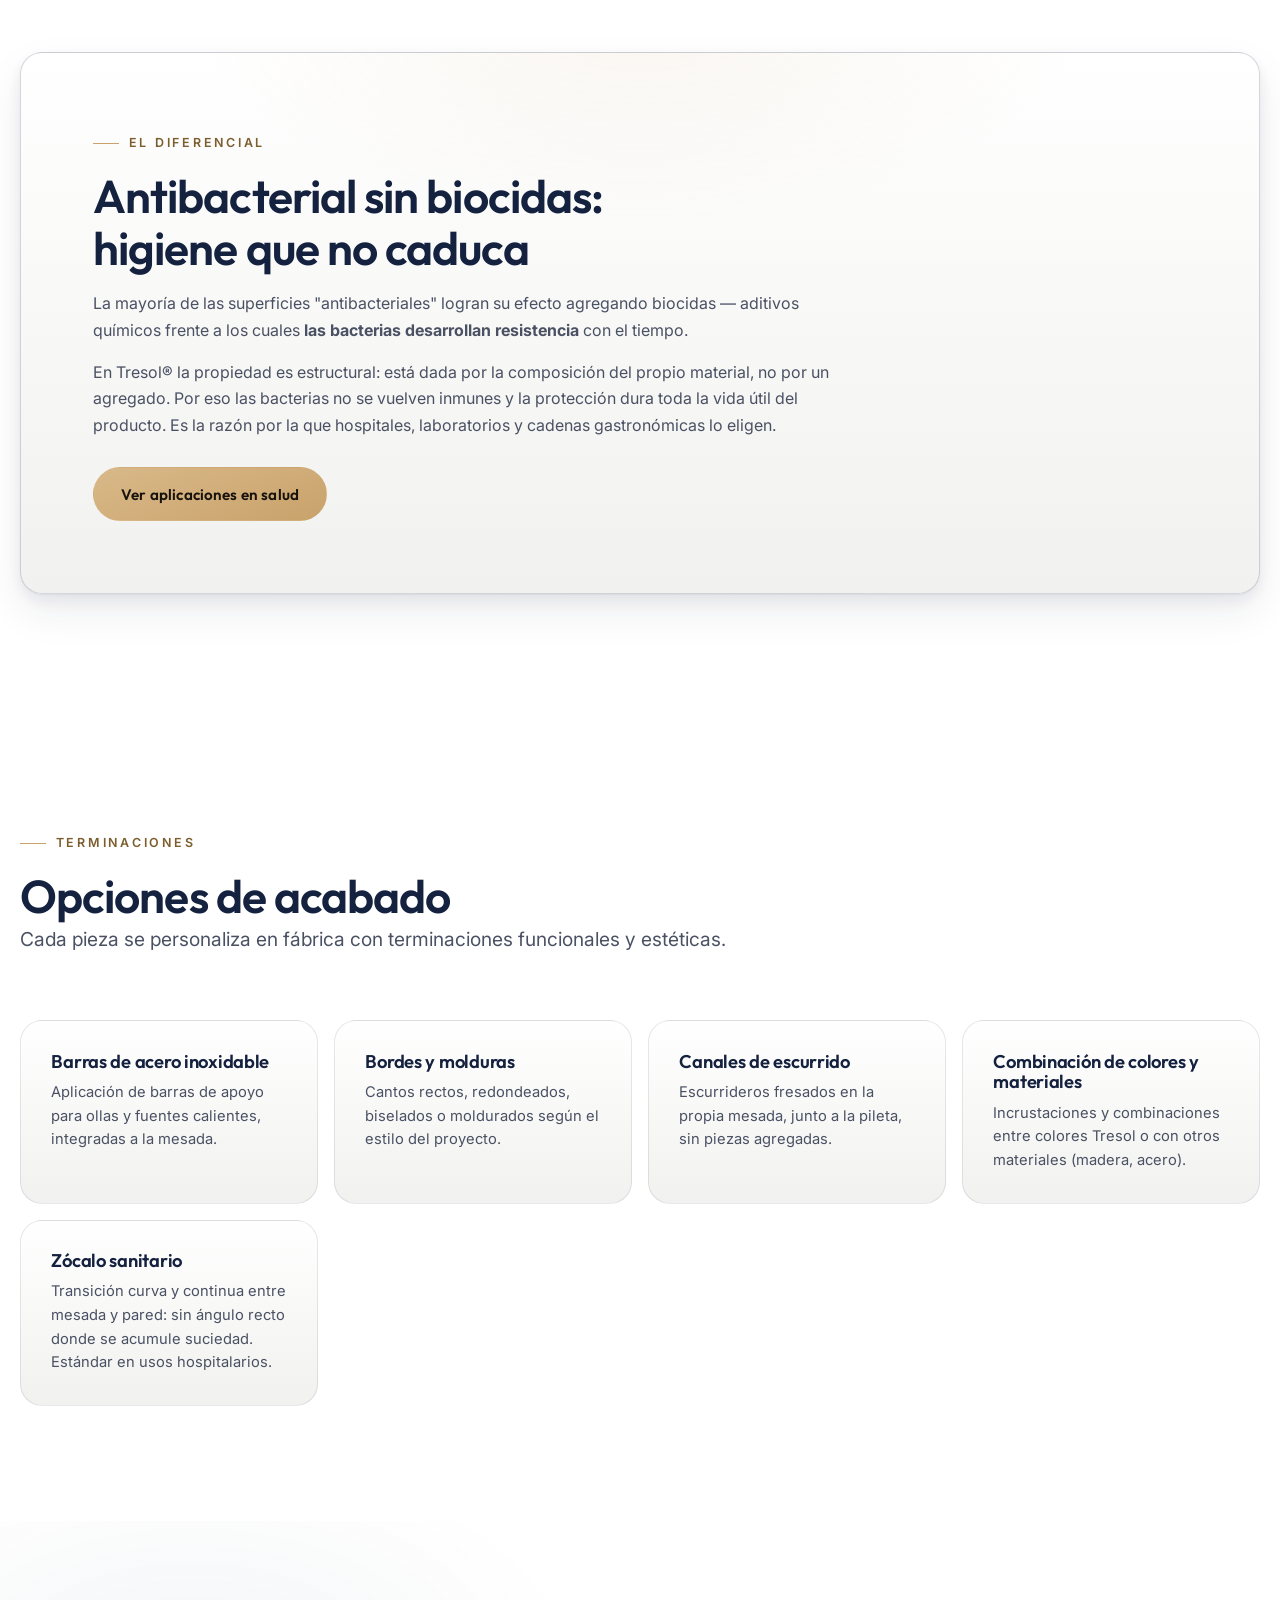
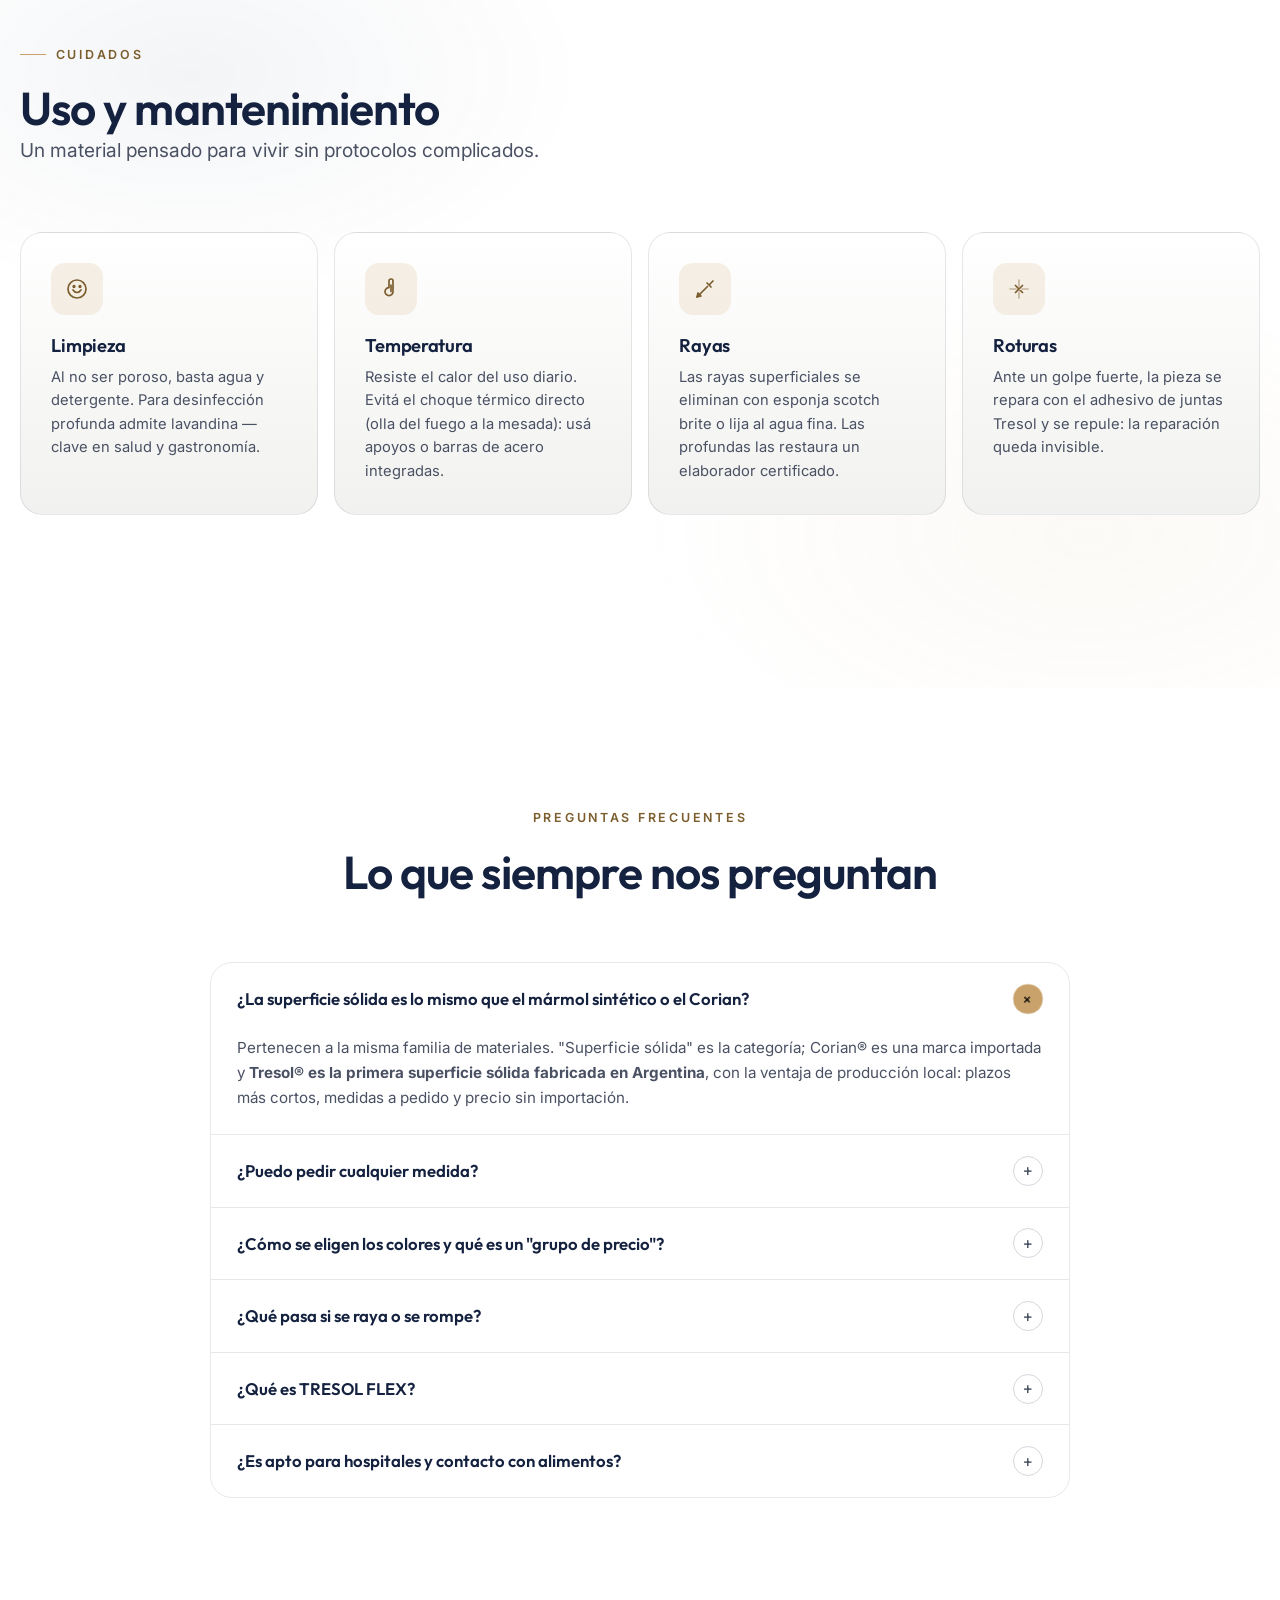
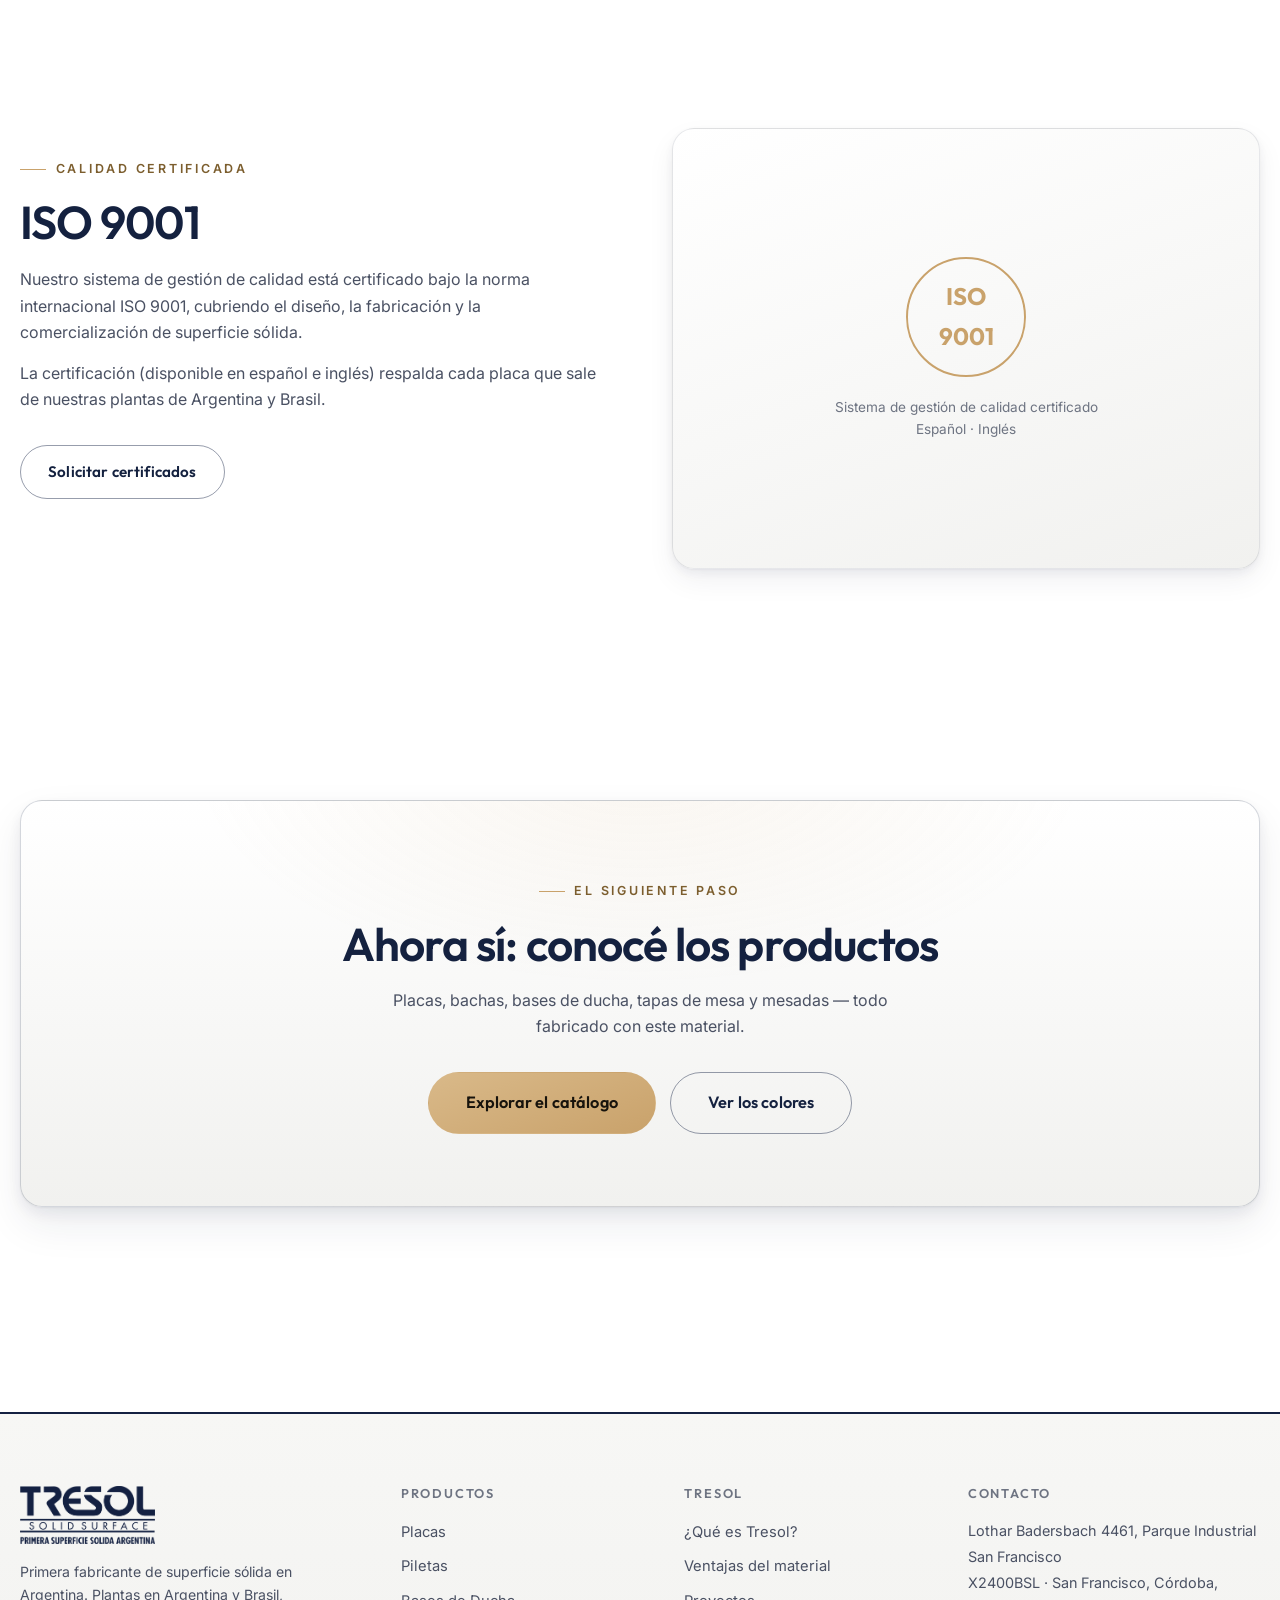
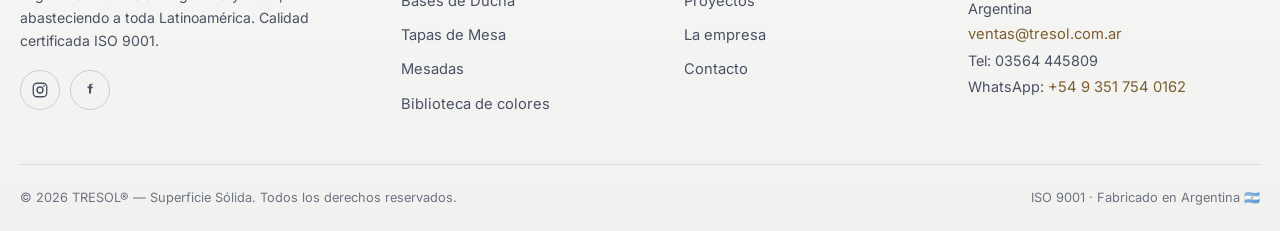
<file: material.html>
<!DOCTYPE html>
<html lang="es-AR">
<head>
  <meta charset="UTF-8">
  <meta name="viewport" content="width=device-width, initial-scale=1.0">
  <title>¿Qué es Tresol? — Superficie Sólida: propiedades, ventajas y mantenimiento</title>
  <meta name="description" content="Tresol es una placa monolítica de resinas acrílicas/poliéster e hidróxido de aluminio: antibacterial sin biocidas, ignífuga, con juntas imperceptibles, termoformable, reparable y 100 % reciclable.">
  <link rel="canonical" href="https://www.tresol.com.ar/material">
  <link rel="preconnect" href="https://fonts.googleapis.com">
  <link rel="preconnect" href="https://fonts.gstatic.com" crossorigin>
  <link href="https://fonts.googleapis.com/css2?family=Inter:wght@400;500;600;700&family=Outfit:wght@400;500;600;700&display=swap" rel="stylesheet">
  <link rel="stylesheet" href="assets/css/styles.css">
  <link rel="icon" href="data:image/svg+xml,%3Csvg xmlns='http://www.w3.org/2000/svg' viewBox='0 0 32 32'%3E%3Crect width='32' height='32' rx='7' fill='%23142142'/%3E%3Ctext x='16' y='22' text-anchor='middle' font-family='Arial' font-weight='700' font-size='17' fill='%23FFFFFF'%3ET%3C/text%3E%3C/svg%3E">
  <meta name="theme-color" content="#FFFFFF">
</head>
<body>
  <div id="chrome-header"></div>

  <main id="main">
    <!-- HERO -->
    <section class="page-hero">
      <div class="container">
        <nav class="breadcrumb" aria-label="Migas de pan">
          <a href="index.html">Inicio</a><span class="sep">/</span><span aria-current="page">¿Qué es Tresol?</span>
        </nav>
        <span class="eyebrow">El material</span>
        <h1>Superficie sólida: el material detrás de cada producto</h1>
        <p class="lead">Antes de elegir una bacha o una mesada, conocé el material que las hace posibles. Tresol® es una placa monolítica compuesta por resinas acrílicas y poliéster con mineral hidróxido de aluminio — fabricada en Argentina.</p>
      </div>
    </section>

    <!-- QUÉ ES -->
    <section class="section--tight" aria-labelledby="que-es">
      <div class="container">
        <div class="split">
          <div class="split-visual reveal reveal--left" id="materialVisual" aria-hidden="true"></div>
          <div class="split-content reveal reveal--right">
            <span class="eyebrow">Definición</span>
            <h2 id="que-es">¿Qué es la superficie sólida?</h2>
            <p>Es un material compuesto, macizo en todo su espesor, que combina la nobleza de la piedra con la trabajabilidad de la madera: se corta, perfora, moldura, imprime y termoforma con herramientas de carpintería.</p>
            <p>A diferencia del mármol o el granito, la superficie sólida es <strong>no porosa, reparable y sin juntas visibles</strong>: las piezas se unen con adhesivo del mismo material y la unión desaparece.</p>
            <ul>
              <li><svg width="16" height="16" viewBox="0 0 24 24" fill="none" stroke="currentColor" stroke-width="2.4" stroke-linecap="round" stroke-linejoin="round"><path d="m4 12.5 5 5L20 6.5"/></svg> Placa madre de 3660 × 760 mm en espesores 6 / 12 / 19 mm</li>
              <li><svg width="16" height="16" viewBox="0 0 24 24" fill="none" stroke="currentColor" stroke-width="2.4" stroke-linecap="round" stroke-linejoin="round"><path d="m4 12.5 5 5L20 6.5"/></svg> Línea TRESOL FLEX termoformable (todos los colores excepto Cool Series)</li>
              <li><svg width="16" height="16" viewBox="0 0 24 24" fill="none" stroke="currentColor" stroke-width="2.4" stroke-linecap="round" stroke-linejoin="round"><path d="m4 12.5 5 5L20 6.5"/></svg> 9 series de color en 3 grupos de precio + colores especiales Pantone/RAL</li>
            </ul>
          </div>
        </div>
      </div>
    </section>

    <!-- VS MÁRMOL -->
    <section class="section" aria-labelledby="vs-title">
      <div class="container">
        <div class="section-head reveal">
          <span class="eyebrow">Comparativa</span>
          <h2 id="vs-title">Tresol vs. mármol y granito</h2>
        </div>
        <div class="table-wrap reveal">
          <table class="compare-table">
            <thead>
              <tr><th scope="col">Propiedad</th><th scope="col">Tresol®</th><th scope="col">Mármol / Granito</th></tr>
            </thead>
            <tbody>
              <tr><td>Juntas entre piezas</td><td class="yes">Imperceptibles — superficie continua</td><td class="no">Visibles, acumulan suciedad</td></tr>
              <tr><td>Porosidad</td><td class="yes">No poroso — no absorbe líquidos ni mancha</td><td class="no">Poroso, requiere sellado periódico</td></tr>
              <tr><td>Higiene</td><td class="yes">Antibacterial por composición, sin biocidas</td><td class="no">Puede alojar bacterias en poros y juntas</td></tr>
              <tr><td>Reparación</td><td class="yes">Rayas se pulen, roturas se reparan in situ</td><td class="no">Roturas generalmente irreversibles</td></tr>
              <tr><td>Formas curvas</td><td class="yes">Termoformable — curvas y moldes</td><td class="no">Solo cortes rectos o costosos</td></tr>
              <tr><td>Bachas integradas</td><td class="yes">Integración monolítica sin uniones</td><td class="no">Bacha aparte, siempre con junta</td></tr>
              <tr><td>Peso</td><td class="yes">Menor peso — más fácil de instalar</td><td class="no">Muy pesado</td></tr>
              <tr><td>Sustentabilidad</td><td class="yes">100 % reciclable, incluye resinas vegetales</td><td class="no">Extracción de canteras</td></tr>
            </tbody>
          </table>
        </div>
      </div>
    </section>

    <!-- 12 ATRIBUTOS -->
    <section class="section section--aurora" id="ventajas" aria-labelledby="attr-title">
      <div class="container">
        <div class="section-head reveal">
          <span class="eyebrow">Propiedades técnicas</span>
          <h2 id="attr-title">12 atributos, un solo material</h2>
        </div>
        <div class="attr-grid reveal-stagger">
          <article class="attr-card"><div class="attr-icon"><svg width="22" height="22" viewBox="0 0 24 24" fill="none" stroke="currentColor" stroke-width="1.7" stroke-linecap="round" stroke-linejoin="round"><path d="M12 3c-3 4-6 6.5-6 10a6 6 0 0 0 12 0c0-3.5-3-6-6-10Z"/><path d="m5 19 14-14" stroke-width="2"/></svg></div><h3>No poroso</h3><p>No absorbe líquidos: el café, el vino y los químicos no penetran ni manchan.</p></article>
          <article class="attr-card"><div class="attr-icon"><svg width="22" height="22" viewBox="0 0 24 24" fill="none" stroke="currentColor" stroke-width="1.7" stroke-linecap="round" stroke-linejoin="round"><path d="M4 17c2-1 4-1 6 0s4 1 6 0 3-1 4-.5"/><path d="M4 12c2-1 4-1 6 0s4 1 6 0 3-1 4-.5"/><path d="M9 4l1.5 3M14 4l1.5 3"/></svg></div><h3>Fácil de limpiar</h3><p>Agua y jabón alcanzan. Admite desinfección con lavandina en usos sanitarios.</p></article>
          <article class="attr-card"><div class="attr-icon"><svg width="22" height="22" viewBox="0 0 24 24" fill="none" stroke="currentColor" stroke-width="1.7" stroke-linecap="round" stroke-linejoin="round"><path d="M9 3h6m-5 0v5.5L5.5 17a3 3 0 0 0 2.6 4.5h7.8a3 3 0 0 0 2.6-4.5L14 8.5V3"/><path d="M7.5 14h9"/></svg></div><h3>Resistente a químicos</h3><p>Soporta reactivos de laboratorio y productos de limpieza intensivos.</p></article>
          <article class="attr-card"><div class="attr-icon"><svg width="22" height="22" viewBox="0 0 24 24" fill="none" stroke="currentColor" stroke-width="1.7" stroke-linecap="round" stroke-linejoin="round"><circle cx="12" cy="12" r="4.5"/><path d="M12 2.5v3M12 18.5v3M2.5 12h3M18.5 12h3M5 5l2 2M17 17l2 2M19 5l-2 2M7 17l-2 2"/></svg></div><h3>No se decolora</h3><p>Protección UV: mantiene el color en exteriores y vidrieras al sol.</p></article>
          <article class="attr-card"><div class="attr-icon"><svg width="22" height="22" viewBox="0 0 24 24" fill="none" stroke="currentColor" stroke-width="1.7" stroke-linecap="round" stroke-linejoin="round"><path d="M10 2v4a2 2 0 0 1-.6 1.4L5 12a7 7 0 1 0 14 0l-4.4-4.6A2 2 0 0 1 14 6V2"/><path d="M8.5 2h7"/></svg></div><h3>Resistente al calor</h3><p>Tolera el uso cotidiano de cocina; se recomienda evitar choques térmicos directos.</p></article>
          <article class="attr-card"><div class="attr-icon"><svg width="22" height="22" viewBox="0 0 24 24" fill="none" stroke="currentColor" stroke-width="1.7" stroke-linecap="round" stroke-linejoin="round"><path d="M12 22c4 0 7-2.9 7-6.8 0-2.8-1.7-4.6-3.2-6.3C14.4 7.3 13 5.7 13 3c-3.7 1.6-5 4.6-5 7 0 .8.1 1.5.4 2.2C7 11.7 6 10.8 5.5 9.5 4.6 10.9 4 12.6 4 14.4 4 18.6 7.5 22 12 22Z"/><path d="m3 3 18 18" stroke-width="2"/></svg></div><h3>Ignífugo</h3><p>Retardante de llama: apto para normativas de espacios públicos y hotelería.</p></article>
          <article class="attr-card"><div class="attr-icon"><svg width="22" height="22" viewBox="0 0 24 24" fill="none" stroke="currentColor" stroke-width="1.7" stroke-linecap="round" stroke-linejoin="round"><path d="M12 2 4 5.5v5.2c0 4.9 3.4 9.4 8 10.8 4.6-1.4 8-5.9 8-10.8V5.5Z"/><path d="m8.8 12 2.2 2.2 4.2-4.4"/></svg></div><h3>Antibacterias</h3><p>Hipoalergénico y antibacterial por composición — sin biocidas agregados, las bacterias no se vuelven inmunes.</p></article>
          <article class="attr-card"><div class="attr-icon"><svg width="22" height="22" viewBox="0 0 24 24" fill="none" stroke="currentColor" stroke-width="1.7" stroke-linecap="round" stroke-linejoin="round"><rect x="3" y="8" width="8.5" height="8" rx="1.5"/><rect x="12.5" y="8" width="8.5" height="8" rx="1.5"/><path d="M11.5 12h1" stroke-dasharray="1.5 2"/></svg></div><h3>Juntas imperceptibles</h3><p>Las piezas se unen con adhesivo del mismo material: la unión desaparece a la vista y al tacto.</p></article>
          <article class="attr-card"><div class="attr-icon"><svg width="22" height="22" viewBox="0 0 24 24" fill="none" stroke="currentColor" stroke-width="1.7" stroke-linecap="round" stroke-linejoin="round"><path d="M7 21c-1.5 0-2.5-1-2.5-2.5S6 16 7 15c0 0-2-6 2-9 0 3 2 4 2 4s.5-5 5-7c-.5 3 .5 5 2 7s2 4 2 6a6.5 6.5 0 0 1-6.5 6.5Z" transform="scale(.85) translate(2 2)"/><path d="M8 13.5 16 9M8 9l8 4.5" opacity=".6"/></svg></div><h3>Inerte</h3><p>Apto contacto con alimentos: no transfiere sustancias ni olores.</p></article>
          <article class="attr-card"><div class="attr-icon"><svg width="22" height="22" viewBox="0 0 24 24" fill="none" stroke="currentColor" stroke-width="1.7" stroke-linecap="round" stroke-linejoin="round"><path d="M6 3h12l3 6-9 12L3 9Z"/><path d="M3 9h18M9.5 3 8 9l4 12M14.5 3 16 9l-4 12"/></svg></div><h3>Durable</h3><p>Rinde en ambientes extremos: alto tránsito, humedad, uso comercial intensivo.</p></article>
          <article class="attr-card"><div class="attr-icon"><svg width="22" height="22" viewBox="0 0 24 24" fill="none" stroke="currentColor" stroke-width="1.7" stroke-linecap="round" stroke-linejoin="round"><path d="M4 20c0-6 4-8 8-8s8 2 8 8"/><path d="M4 12C4 6 8 4 12 4s8 2 8 8" opacity=".5"/></svg></div><h3>Moldeable</h3><p>Fabricación con moldes y termoformado: curvas, cubas y piezas 3D en un solo cuerpo.</p></article>
          <article class="attr-card"><div class="attr-icon"><svg width="22" height="22" viewBox="0 0 24 24" fill="none" stroke="currentColor" stroke-width="1.7" stroke-linecap="round" stroke-linejoin="round"><path d="M7 19a8 8 0 1 1 10-12.5"/><path d="M17 2.5v4h-4"/><path d="M8 13c1.5-2.5 4-3.5 8-3-1 4-3.5 6-6.5 6-1 0-1.5-.3-1.5-.3"/></svg></div><h3>Ecológico</h3><p>100 % reciclable, fabricado con resinas que incluyen origen vegetal.</p></article>
        </div>
        <p class="mt-3 reveal"><a class="text-link" href="contacto.html">Solicitar ficha de propiedades físico-químicas (PDF) <svg width="15" height="15" viewBox="0 0 24 24" fill="none" stroke="currentColor" stroke-width="2.2" stroke-linecap="round" stroke-linejoin="round"><path d="M5 12h14m-6-6 6 6-6 6"/></svg></a></p>
      </div>
    </section>

    <!-- ANTIBACTERIAL DESTACADO -->
    <section class="section" aria-labelledby="anti-title">
      <div class="container">
        <div class="cta-band reveal" style="text-align:left;">
          <div style="max-width:760px;">
            <span class="eyebrow">El diferencial</span>
            <h2 id="anti-title" style="margin:0 0 1rem;">Antibacterial sin biocidas: higiene que no caduca</h2>
            <p style="margin:0 0 1rem; max-width:none;">La mayoría de las superficies "antibacteriales" logran su efecto agregando biocidas — aditivos químicos frente a los cuales <strong>las bacterias desarrollan resistencia</strong> con el tiempo.</p>
            <p style="margin:0 0 1.8rem; max-width:none;">En Tresol® la propiedad es estructural: está dada por la composición del propio material, no por un agregado. Por eso las bacterias no se vuelven inmunes y la protección dura toda la vida útil del producto. Es la razón por la que hospitales, laboratorios y cadenas gastronómicas lo eligen.</p>
            <a class="btn btn--primary" href="proyectos.html?sector=salud">Ver aplicaciones en salud</a>
          </div>
        </div>
      </div>
    </section>

    <!-- OPCIONES DE ACABADO -->
    <section class="section" id="acabados" aria-labelledby="acab-title">
      <div class="container">
        <div class="section-head reveal">
          <span class="eyebrow">Terminaciones</span>
          <h2 id="acab-title">Opciones de acabado</h2>
          <p class="lead">Cada pieza se personaliza en fábrica con terminaciones funcionales y estéticas.</p>
        </div>
        <div class="props-grid reveal-stagger">
          <article class="card prop-card"><h3>Barras de acero inoxidable</h3><p>Aplicación de barras de apoyo para ollas y fuentes calientes, integradas a la mesada.</p></article>
          <article class="card prop-card"><h3>Bordes y molduras</h3><p>Cantos rectos, redondeados, biselados o moldurados según el estilo del proyecto.</p></article>
          <article class="card prop-card"><h3>Canales de escurrido</h3><p>Escurrideros fresados en la propia mesada, junto a la pileta, sin piezas agregadas.</p></article>
          <article class="card prop-card"><h3>Combinación de colores y materiales</h3><p>Incrustaciones y combinaciones entre colores Tresol o con otros materiales (madera, acero).</p></article>
          <article class="card prop-card"><h3>Zócalo sanitario</h3><p>Transición curva y continua entre mesada y pared: sin ángulo recto donde se acumule suciedad. Estándar en usos hospitalarios.</p></article>
        </div>
      </div>
    </section>

    <!-- USO Y MANTENIMIENTO -->
    <section class="section section--aurora" id="mantenimiento" aria-labelledby="mant-title">
      <div class="container">
        <div class="section-head reveal">
          <span class="eyebrow">Cuidados</span>
          <h2 id="mant-title">Uso y mantenimiento</h2>
          <p class="lead">Un material pensado para vivir sin protocolos complicados.</p>
        </div>
        <div class="props-grid reveal-stagger">
          <article class="card prop-card">
            <div class="prop-icon"><svg width="24" height="24" viewBox="0 0 24 24" fill="none" stroke="currentColor" stroke-width="1.7" stroke-linecap="round" stroke-linejoin="round"><circle cx="12" cy="12" r="9"/><path d="M8 13c1 1.5 2.5 2.5 4 2.5s3-1 4-2.5"/><circle cx="9" cy="9.5" r=".8" fill="currentColor"/><circle cx="15" cy="9.5" r=".8" fill="currentColor"/></svg></div>
            <h3>Limpieza</h3><p>Al no ser poroso, basta agua y detergente. Para desinfección profunda admite lavandina — clave en salud y gastronomía.</p>
          </article>
          <article class="card prop-card">
            <div class="prop-icon"><svg width="24" height="24" viewBox="0 0 24 24" fill="none" stroke="currentColor" stroke-width="1.7" stroke-linecap="round" stroke-linejoin="round"><path d="M14 4v10.5a4 4 0 1 1-4-3.9V4a2 2 0 1 1 4 0Z"/><path d="M12 8v6.5"/></svg></div>
            <h3>Temperatura</h3><p>Resiste el calor del uso diario. Evitá el choque térmico directo (olla del fuego a la mesada): usá apoyos o barras de acero integradas.</p>
          </article>
          <article class="card prop-card">
            <div class="prop-icon"><svg width="24" height="24" viewBox="0 0 24 24" fill="none" stroke="currentColor" stroke-width="1.7" stroke-linecap="round" stroke-linejoin="round"><path d="m4 20 10.5-10.5m2-2L20 4m-6 2 4 4"/><path d="m4 20 4-1-3-3Z"/></svg></div>
            <h3>Rayas</h3><p>Las rayas superficiales se eliminan con esponja scotch brite o lija al agua fina. Las profundas las restaura un elaborador certificado.</p>
          </article>
          <article class="card prop-card">
            <div class="prop-icon"><svg width="24" height="24" viewBox="0 0 24 24" fill="none" stroke="currentColor" stroke-width="1.7" stroke-linecap="round" stroke-linejoin="round"><path d="M12 3v6m0 6v6M3 12h6m6 0h6" opacity=".4"/><path d="m8.5 8.5 7 7m0-7-7 7"/></svg></div>
            <h3>Roturas</h3><p>Ante un golpe fuerte, la pieza se repara con el adhesivo de juntas Tresol y se repule: la reparación queda invisible.</p>
          </article>
        </div>
        <p class="mt-3 reveal"><a class="text-link" href="contacto.html">Descargar manual de usos y cuidados (PDF) <svg width="15" height="15" viewBox="0 0 24 24" fill="none" stroke="currentColor" stroke-width="2.2" stroke-linecap="round" stroke-linejoin="round"><path d="M5 12h14m-6-6 6 6-6 6"/></svg></a></p>
      </div>
    </section>

    <!-- FAQ -->
    <section class="section" aria-labelledby="faq-title">
      <div class="container" style="max-width:860px;">
        <div class="section-head section-head--center reveal">
          <span class="eyebrow">Preguntas frecuentes</span>
          <h2 id="faq-title">Lo que siempre nos preguntan</h2>
        </div>
        <div class="accordion reveal" id="faq">
          <div class="acc-item is-open">
            <button class="acc-trigger" aria-expanded="true">¿La superficie sólida es lo mismo que el mármol sintético o el Corian?<span class="acc-icon">+</span></button>
            <div class="acc-panel"><div class="acc-panel-inner"><div class="acc-panel-content">
              <p>Pertenecen a la misma familia de materiales. "Superficie sólida" es la categoría; Corian® es una marca importada y <strong>Tresol® es la primera superficie sólida fabricada en Argentina</strong>, con la ventaja de producción local: plazos más cortos, medidas a pedido y precio sin importación.</p>
            </div></div></div>
          </div>
          <div class="acc-item">
            <button class="acc-trigger" aria-expanded="false">¿Puedo pedir cualquier medida?<span class="acc-icon">+</span></button>
            <div class="acc-panel"><div class="acc-panel-inner"><div class="acc-panel-content">
              <p>Sí. Publicamos medidas estándar como referencia, pero <strong>todo se fabrica a pedido</strong>: mesadas de 600 a 2400 mm (y especiales), bases de ducha de 700 a 1800 mm, y piezas totalmente a medida para obras. Indicá tu medida en el campo de observaciones al presupuestar.</p>
            </div></div></div>
          </div>
          <div class="acc-item">
            <button class="acc-trigger" aria-expanded="false">¿Cómo se eligen los colores y qué es un "grupo de precio"?<span class="acc-icon">+</span></button>
            <div class="acc-panel"><div class="acc-panel-inner"><div class="acc-panel-content">
              <p>Los colores se organizan en 9 series (Absolut, Pastel, Nature, Trend, Season, Space, Cool, Diamond y Fantasy) agrupadas en 3 grupos de precio: a mayor complejidad de color y terminación, mayor grupo. Los productos elaborados se comercializan en colores estándar (blanco, marfil, gris) y el resto de la paleta se fabrica a pedido. <a href="colores.html" class="text-link">Ver la biblioteca completa</a>.</p>
            </div></div></div>
          </div>
          <div class="acc-item">
            <button class="acc-trigger" aria-expanded="false">¿Qué pasa si se raya o se rompe?<span class="acc-icon">+</span></button>
            <div class="acc-panel"><div class="acc-panel-inner"><div class="acc-panel-content">
              <p>Se repara. Las rayas superficiales se pulen con scotch brite o lija al agua; las roturas se restauran con el adhesivo de juntas Tresol y quedan invisibles. Es la gran diferencia con la piedra natural: <strong>una mesada Tresol se renueva, no se reemplaza</strong>.</p>
            </div></div></div>
          </div>
          <div class="acc-item">
            <button class="acc-trigger" aria-expanded="false">¿Qué es TRESOL FLEX?<span class="acc-icon">+</span></button>
            <div class="acc-panel"><div class="acc-panel-inner"><div class="acc-panel-content">
              <p>Es la línea termoformable de Tresol: una placa que se curva con calor para crear mostradores orgánicos, revestimientos envolventes e interiores de vehículos. Disponible en todos los colores de la colección excepto Cool Series.</p>
            </div></div></div>
          </div>
          <div class="acc-item">
            <button class="acc-trigger" aria-expanded="false">¿Es apto para hospitales y contacto con alimentos?<span class="acc-icon">+</span></button>
            <div class="acc-panel"><div class="acc-panel-inner"><div class="acc-panel-content">
              <p>Sí. Es inerte (no transfiere sustancias), no poroso, y antibacterial por composición — sin biocidas, por lo que las bacterias no generan resistencia. Se usa en quirófanos, nursery, terapias, laboratorios y cocinas profesionales, con zócalos sanitarios y desinfección con lavandina.</p>
            </div></div></div>
          </div>
        </div>
      </div>
    </section>

    <!-- CERTIFICACIONES -->
    <section class="section" id="certificaciones" aria-labelledby="cert-title">
      <div class="container">
        <div class="split">
          <div class="split-content reveal reveal--left">
            <span class="eyebrow">Calidad certificada</span>
            <h2 id="cert-title">ISO 9001</h2>
            <p>Nuestro sistema de gestión de calidad está certificado bajo la norma internacional ISO 9001, cubriendo el diseño, la fabricación y la comercialización de superficie sólida.</p>
            <p>La certificación (disponible en español e inglés) respalda cada placa que sale de nuestras plantas de Argentina y Brasil.</p>
            <div class="hero-ctas mt-3">
              <a class="btn btn--ghost" href="contacto.html">Solicitar certificados</a>
            </div>
          </div>
          <div class="split-visual reveal reveal--right" aria-hidden="true" style="display:flex; align-items:center; justify-content:center; background:linear-gradient(160deg, var(--panel), var(--bg-3));">
            <div style="text-align:center; padding:2rem;">
              <div style="width:120px;height:120px;margin:0 auto 1.2rem;border-radius:50%;border:2px solid var(--accent);display:flex;align-items:center;justify-content:center;">
                <span style="font-family:var(--font-display);font-weight:700;font-size:1.5rem;color:var(--accent);">ISO<br>9001</span>
              </div>
              <p class="muted" style="font-size:.85rem;">Sistema de gestión de calidad certificado<br>Español · Inglés</p>
            </div>
          </div>
        </div>
      </div>
    </section>

    <!-- CTA FINAL -->
    <section class="section">
      <div class="container">
        <div class="cta-band reveal">
          <span class="eyebrow">El siguiente paso</span>
          <h2>Ahora sí: conocé los productos</h2>
          <p>Placas, bachas, bases de ducha, tapas de mesa y mesadas — todo fabricado con este material.</p>
          <div class="hero-ctas">
            <a class="btn btn--primary btn--lg" href="catalogo.html">Explorar el catálogo</a>
            <a class="btn btn--ghost btn--lg" href="colores.html">Ver los colores</a>
          </div>
        </div>
      </div>
    </section>
  </main>

  <div id="chrome-footer"></div>

  <script src="assets/js/data.js"></script>
  <script src="assets/js/main.js"></script>
  <script>
    document.addEventListener('DOMContentLoaded', () => {
      // Visual del material
      document.getElementById('materialVisual').innerHTML = productVisual(TRESOL.getProducto('placa-absolut'), 'blanco-nieve');
      // Accordion
      document.querySelectorAll('.acc-trigger').forEach(btn => {
        btn.addEventListener('click', () => {
          const item = btn.closest('.acc-item');
          const open = item.classList.toggle('is-open');
          btn.setAttribute('aria-expanded', open);
        });
      });
    });
  </script>
</body>
</html>
</file>
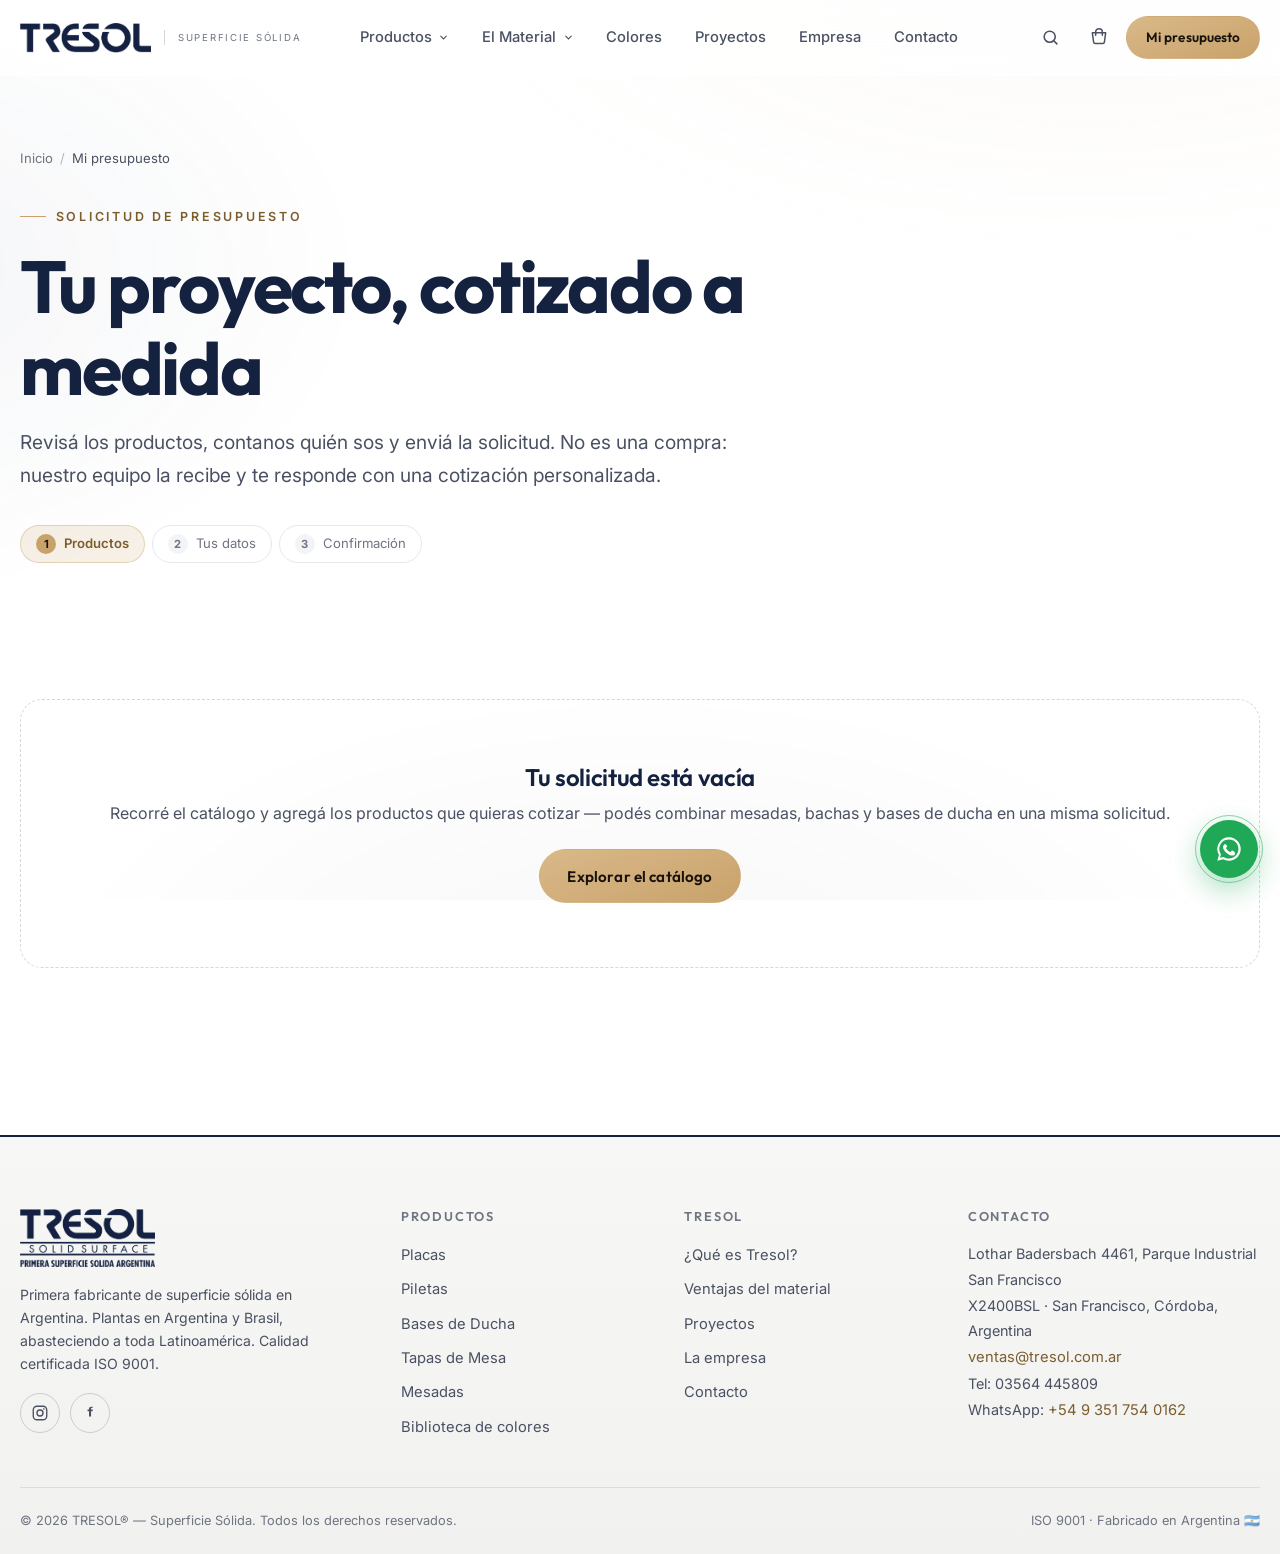
<file: presupuesto.html>
<!DOCTYPE html>
<html lang="es-AR">
<head>
  <meta charset="UTF-8">
  <meta name="viewport" content="width=device-width, initial-scale=1.0">
  <title>Mi Solicitud de Presupuesto — TRESOL® Superficie Sólida</title>
  <meta name="description" content="Armá tu solicitud de presupuesto Tresol: productos, colores, medidas y observaciones. Nuestro equipo cotiza tu proyecto a medida.">
  <meta name="robots" content="noindex">
  <link rel="preconnect" href="https://fonts.googleapis.com">
  <link rel="preconnect" href="https://fonts.gstatic.com" crossorigin>
  <link href="https://fonts.googleapis.com/css2?family=Inter:wght@400;500;600;700&family=Outfit:wght@400;500;600;700&display=swap" rel="stylesheet">
  <link rel="stylesheet" href="assets/css/styles.css">
  <link rel="icon" href="data:image/svg+xml,%3Csvg xmlns='http://www.w3.org/2000/svg' viewBox='0 0 32 32'%3E%3Crect width='32' height='32' rx='7' fill='%23142142'/%3E%3Ctext x='16' y='22' text-anchor='middle' font-family='Arial' font-weight='700' font-size='17' fill='%23FFFFFF'%3ET%3C/text%3E%3C/svg%3E">
  <meta name="theme-color" content="#FFFFFF">
</head>
<body>
  <div id="chrome-header"></div>

  <main id="main">
    <section class="page-hero" style="padding-bottom:1.5rem;">
      <div class="container">
        <nav class="breadcrumb" aria-label="Migas de pan">
          <a href="index.html">Inicio</a><span class="sep">/</span><span aria-current="page">Mi presupuesto</span>
        </nav>
        <span class="eyebrow">Solicitud de presupuesto</span>
        <h1>Tu proyecto, cotizado a medida</h1>
        <p class="lead">Revisá los productos, contanos quién sos y enviá la solicitud. No es una compra: nuestro equipo la recibe y te responde con una cotización personalizada.</p>
        <div class="steps mt-3" aria-hidden="true">
          <span class="step is-active" id="step1"><span class="n">1</span> Productos</span>
          <span class="step" id="step2"><span class="n">2</span> Tus datos</span>
          <span class="step" id="step3"><span class="n">3</span> Confirmación</span>
        </div>
      </div>
    </section>

    <section class="section--tight">
      <div class="container" id="quoteRoot"></div>
    </section>
  </main>

  <div id="chrome-footer"></div>

  <script src="assets/js/data.js"></script>
  <script src="assets/js/main.js"></script>
  <script src="assets/js/presupuesto.js"></script>
</body>
</html>
</file>
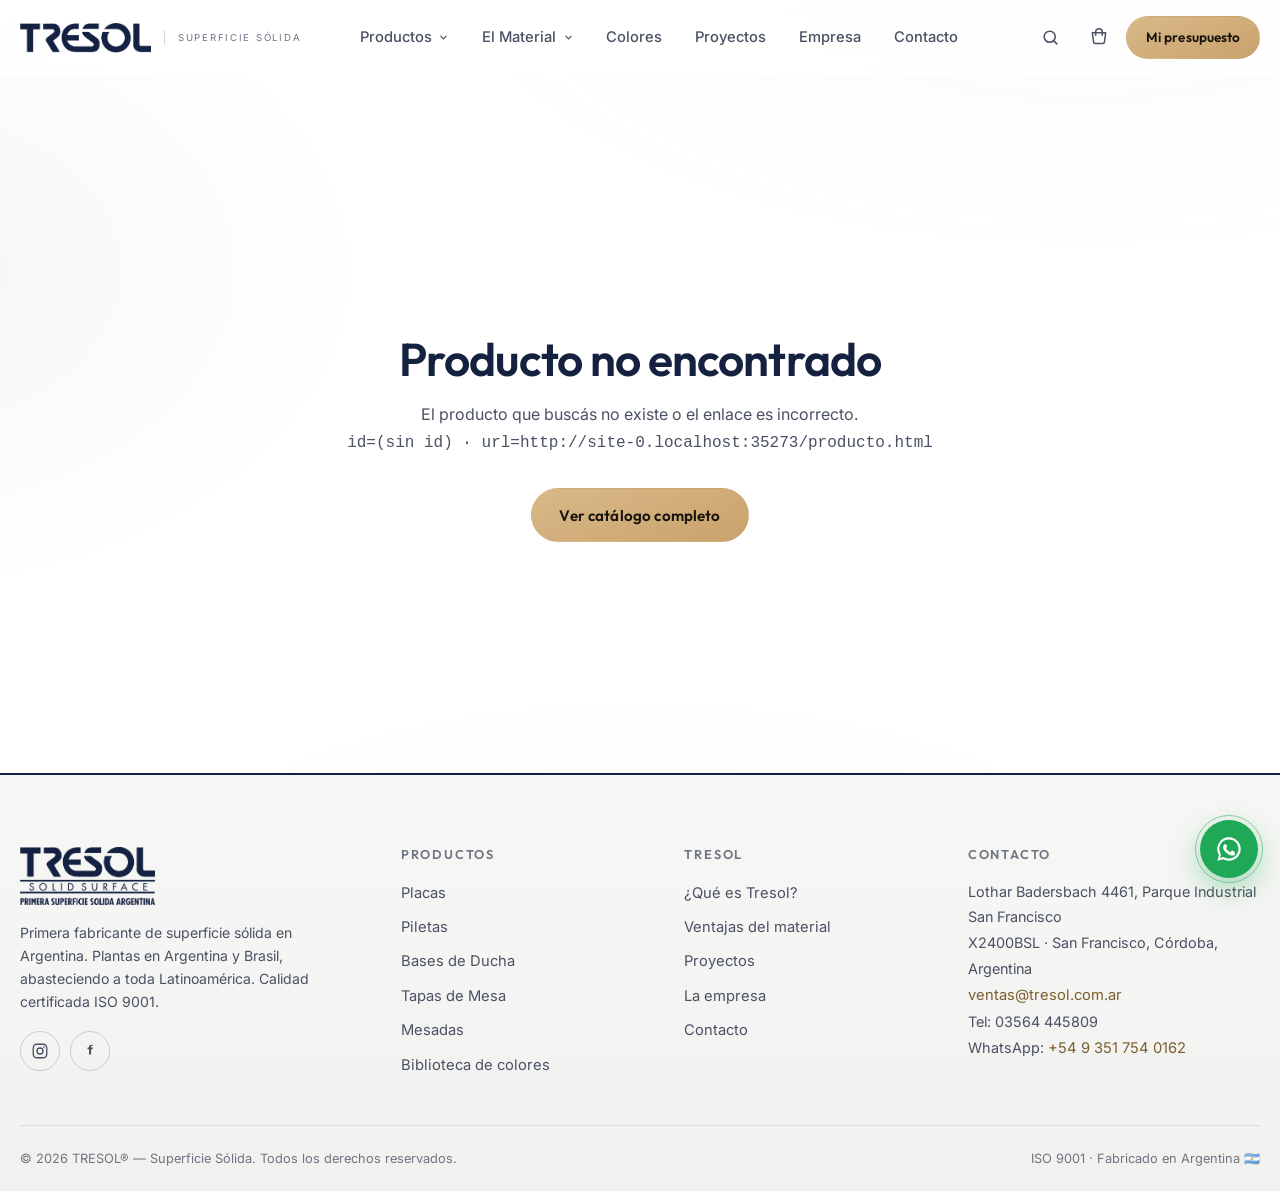
<file: producto.html>
<!DOCTYPE html>
<html lang="es-AR">
<head>
  <meta charset="UTF-8">
  <meta name="viewport" content="width=device-width, initial-scale=1.0">
  <title>Producto — TRESOL® Superficie Sólida</title>
  <meta name="description" content="Ficha técnica de producto Tresol: especificaciones estructuradas, colores por serie, plano técnico descargable y solicitud de presupuesto online.">
  <link rel="preconnect" href="https://fonts.googleapis.com">
  <link rel="preconnect" href="https://fonts.gstatic.com" crossorigin>
  <link href="https://fonts.googleapis.com/css2?family=Inter:wght@400;500;600;700&family=Outfit:wght@400;500;600;700&display=swap" rel="stylesheet">
  <link rel="stylesheet" href="assets/css/styles.css">
  <link rel="icon" href="data:image/svg+xml,%3Csvg xmlns='http://www.w3.org/2000/svg' viewBox='0 0 32 32'%3E%3Crect width='32' height='32' rx='7' fill='%23142142'/%3E%3Ctext x='16' y='22' text-anchor='middle' font-family='Arial' font-weight='700' font-size='17' fill='%23FFFFFF'%3ET%3C/text%3E%3C/svg%3E">
  <meta name="theme-color" content="#FFFFFF">
</head>
<body>
  <div id="chrome-header"></div>

  <main id="main">
    <section class="page-hero" style="padding-bottom: 1rem;">
      <div class="container">
        <nav class="breadcrumb" aria-label="Migas de pan" id="pdpBreadcrumb"></nav>
      </div>
    </section>

    <section class="section--tight">
      <div class="container">
        <div class="pdp-grid" id="pdpRoot">
          <!-- Render por producto.js -->
        </div>
      </div>
    </section>

    <section class="section" aria-labelledby="rel-title" id="relatedSection" hidden>
      <div class="container">
        <div class="section-head section-head--split">
          <div>
            <span class="eyebrow">Combiná tu proyecto</span>
            <h2 id="rel-title">Productos relacionados</h2>
          </div>
        </div>
        <div class="prod-grid" id="relatedGrid"></div>
      </div>
    </section>
  </main>

  <div id="chrome-footer"></div>

  <script src="assets/js/data.js"></script>
  <script src="assets/js/main.js"></script>
  <script src="assets/js/producto.js"></script>
</body>
</html>
</file>
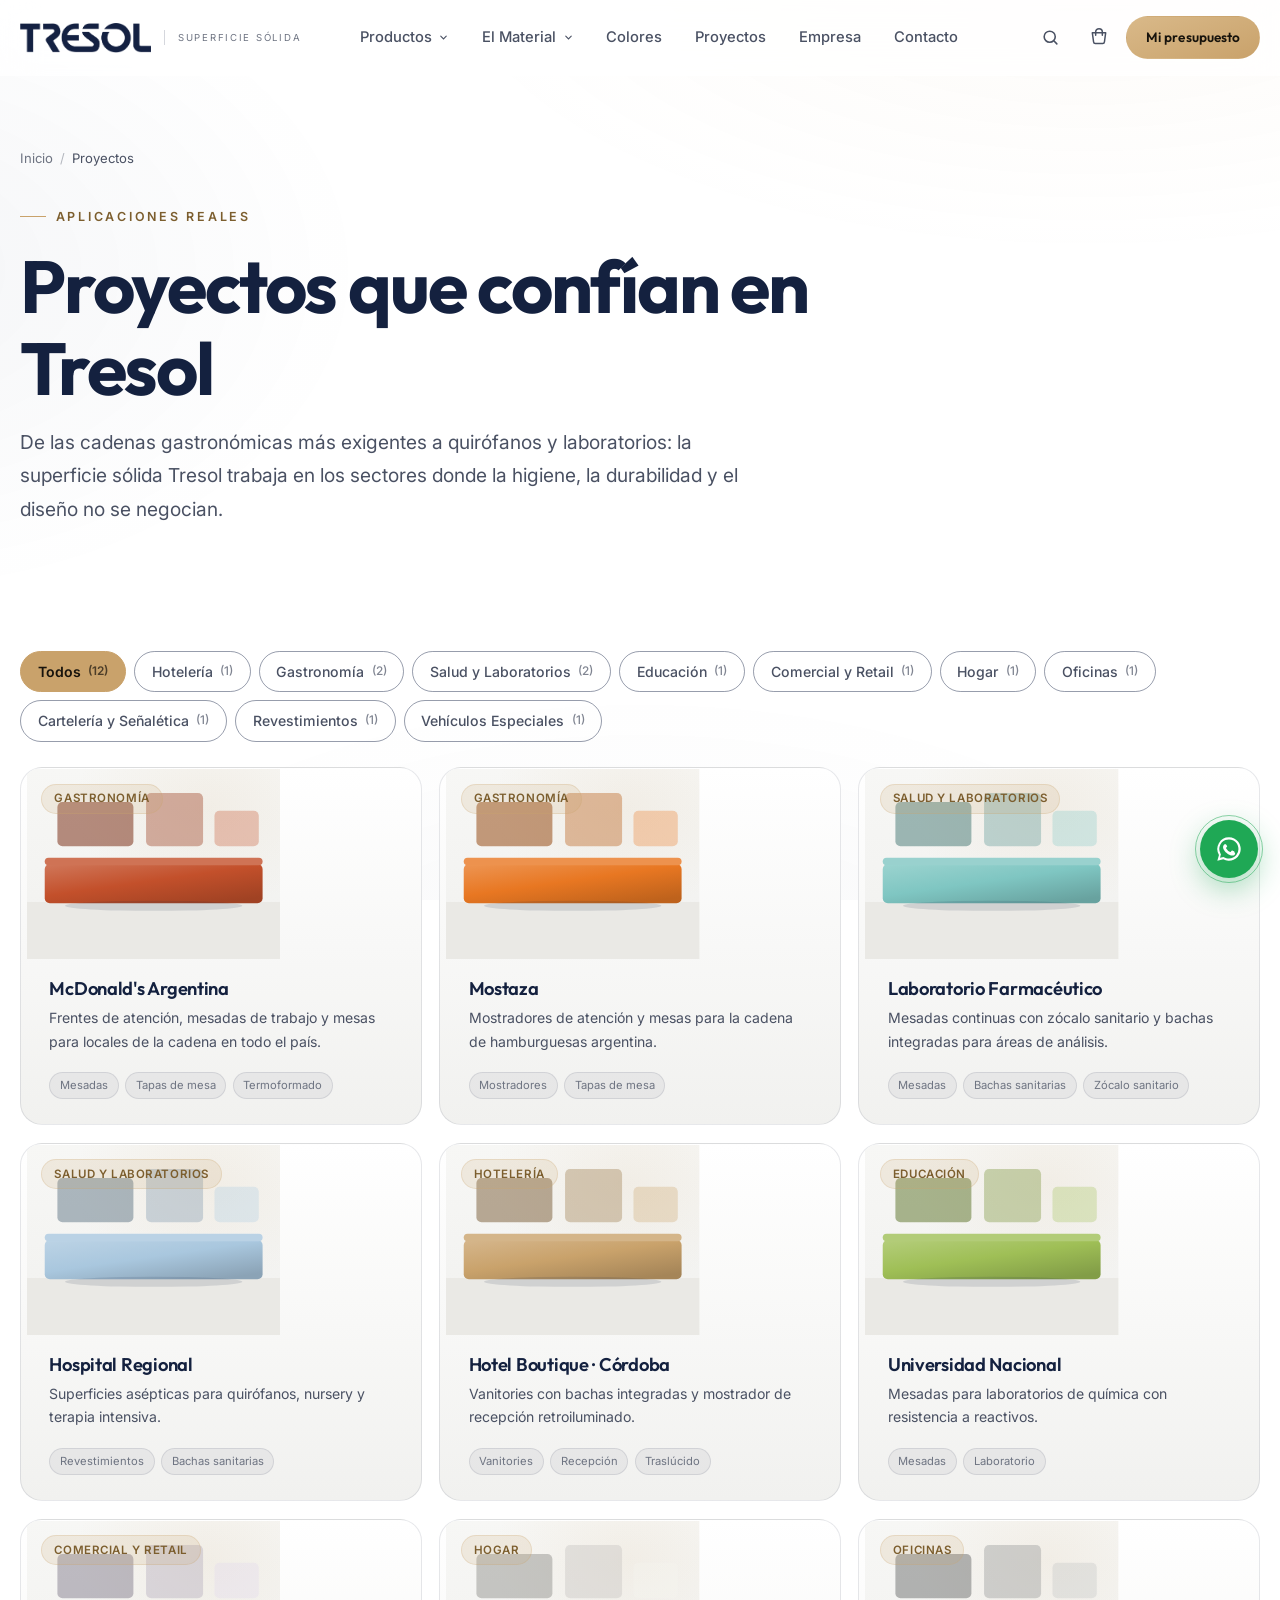
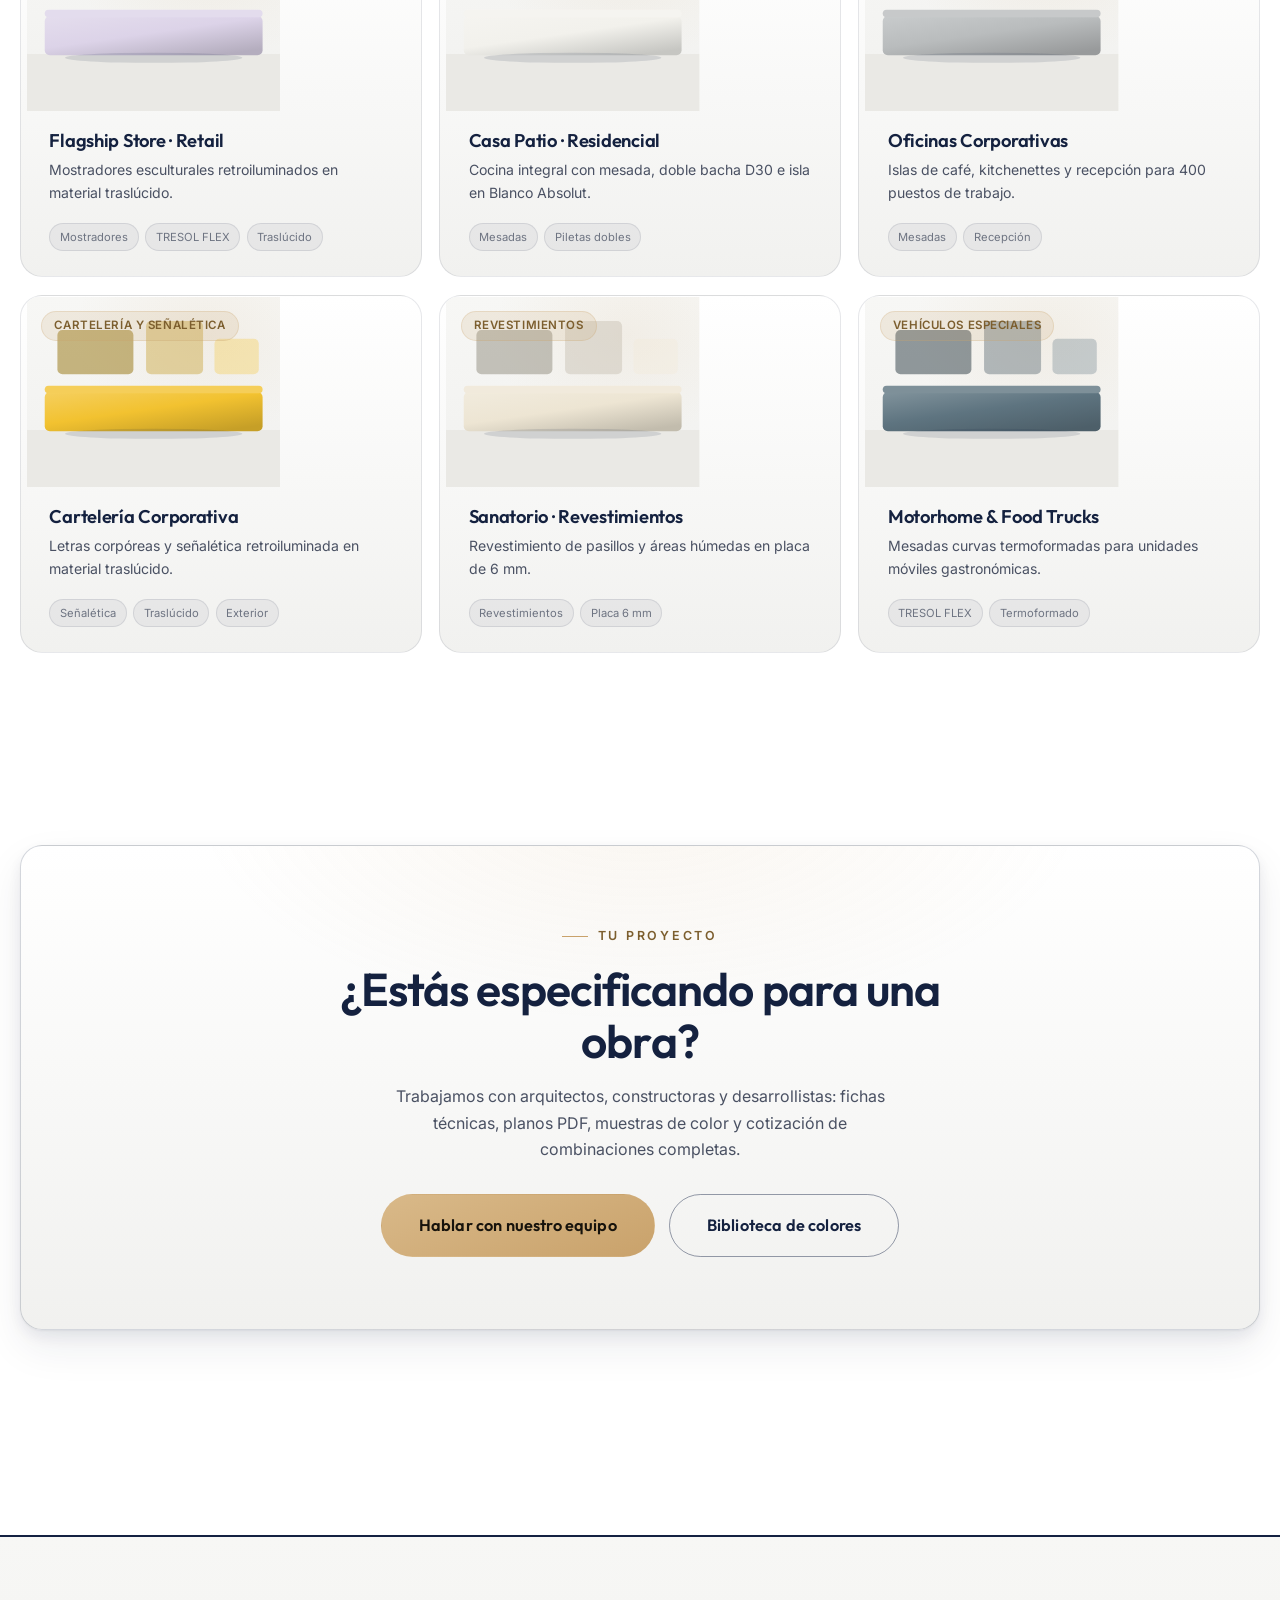
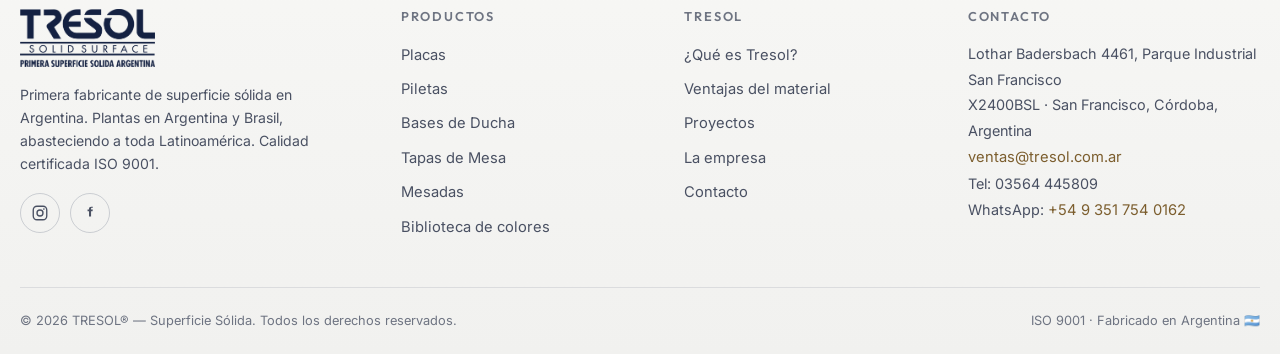
<file: proyectos.html>
<!DOCTYPE html>
<html lang="es-AR">
<head>
  <meta charset="UTF-8">
  <meta name="viewport" content="width=device-width, initial-scale=1.0">
  <title>Proyectos y Aplicaciones — TRESOL® Superficie Sólida</title>
  <meta name="description" content="Proyectos reales en superficie sólida Tresol: gastronomía (McDonald's, Mostaza), salud y laboratorios, hotelería, educación, retail, hogar, oficinas, cartelería, revestimientos y vehículos especiales.">
  <link rel="canonical" href="https://www.tresol.com.ar/proyectos">
  <link rel="preconnect" href="https://fonts.googleapis.com">
  <link rel="preconnect" href="https://fonts.gstatic.com" crossorigin>
  <link href="https://fonts.googleapis.com/css2?family=Inter:wght@400;500;600;700&family=Outfit:wght@400;500;600;700&display=swap" rel="stylesheet">
  <link rel="stylesheet" href="assets/css/styles.css">
  <link rel="icon" href="data:image/svg+xml,%3Csvg xmlns='http://www.w3.org/2000/svg' viewBox='0 0 32 32'%3E%3Crect width='32' height='32' rx='7' fill='%23142142'/%3E%3Ctext x='16' y='22' text-anchor='middle' font-family='Arial' font-weight='700' font-size='17' fill='%23FFFFFF'%3ET%3C/text%3E%3C/svg%3E">
  <meta name="theme-color" content="#FFFFFF">
</head>
<body>
  <div id="chrome-header"></div>

  <main id="main">
    <section class="page-hero">
      <div class="container">
        <nav class="breadcrumb" aria-label="Migas de pan">
          <a href="index.html">Inicio</a><span class="sep">/</span><span aria-current="page">Proyectos</span>
        </nav>
        <span class="eyebrow">Aplicaciones reales</span>
        <h1>Proyectos que confían en Tresol</h1>
        <p class="lead">De las cadenas gastronómicas más exigentes a quirófanos y laboratorios: la superficie sólida Tresol trabaja en los sectores donde la higiene, la durabilidad y el diseño no se negocian.</p>
      </div>
    </section>

    <section class="section--tight">
      <div class="container">
        <div class="subcat-tabs" id="sectorChips" role="tablist" aria-label="Sectores"></div>
        <div class="proj-grid" id="projGrid"></div>
        <div class="empty-state" id="projEmpty" hidden>
          <h3>Aún no publicamos proyectos de este sector</h3>
          <p>Pero seguramente ya trabajamos en él — consultanos.</p>
          <a class="btn btn--wa" href="https://wa.me/5493517540162?text=Hola%20Tresol!%20Quiero%20ver%20proyectos%20de%20mi%20rubro." target="_blank" rel="noopener">Consultar por WhatsApp</a>
        </div>
      </div>
    </section>

    <section class="section">
      <div class="container">
        <div class="cta-band reveal">
          <span class="eyebrow">Tu proyecto</span>
          <h2>¿Estás especificando para una obra?</h2>
          <p>Trabajamos con arquitectos, constructoras y desarrollistas: fichas técnicas, planos PDF, muestras de color y cotización de combinaciones completas.</p>
          <div class="hero-ctas">
            <a class="btn btn--primary btn--lg" href="contacto.html">Hablar con nuestro equipo</a>
            <a class="btn btn--ghost btn--lg" href="colores.html">Biblioteca de colores</a>
          </div>
        </div>
      </div>
    </section>
  </main>

  <div id="chrome-footer"></div>

  <script src="assets/js/data.js"></script>
  <script src="assets/js/main.js"></script>
  <script src="assets/js/proyectos.js"></script>
</body>
</html>
</file>
<file: assets/css/styles.css>
/* ============================================================
   TRESOL — Sistema de diseño
   Claro premium · navy protagonista · bronce de acento
   Outfit + Inter
   ------------------------------------------------------------
   Regla del bronce: --accent es SUPERFICIE (relleno), nunca texto.
   Para texto sobre fondo claro se usa --accent-2 (#7C5E2E, AA).
   ============================================================ */

/* ============================================================
   ESCALA DE BREAKPOINTS
   ------------------------------------------------------------
   Derivada del contenido real (auditoría en cerebro/auditoria-
   responsive.md), no de una escala estándar de industria. Las custom
   properties no funcionan dentro de @media, así que estos valores
   se escriben literales en cada regla — esta tabla es la fuente de
   verdad para mantenerlos consistentes. Si un componente necesita un
   corte nuevo, primero ver si entra en uno de estos cinco.

   --bp-sm   640px   2 columnas en contenido angosto:
                      .form-row, .quote-item (max), .ig-grid (3 col),
                      .footer-grid (2 col), .bento-grid (2 col)
   --bp-md   920px   Tablet — más aire, no más columnas todavía:
                      .brand-img (logo grande), .split (2 col),
                      .footer-grid (4 col)
   --bp-lg   980px   Layouts de 2 columnas anchos y grillas completas:
                      .hero-grid, .hero-visual (max), .pdp-grid,
                      .bento-grid (12 col), .ig-grid (6 col)
   --bp-xl   1024px  Nav horizontal reemplaza la hamburguesa; layouts
                      con sidebar: .main-nav, .mega, .nav-toggle,
                      .catalog-layout, .filters-toggle, .quote-layout
   --bp-2xl  1280px  Header en su forma completa: .brand-tag visible

   Excepciones puntuales — no son parte de la escala regular, cada una
   documentada in situ con el número que la justifica:
   1160px  .bento-c/d (paso intermedio antes de --bp-xl+ completo)
   1240px  .btn-quote (el CTA del header necesita 141px más que --bp-2xl)
   ============================================================ */

:root {
  color-scheme: light;

  /* Superficies */
  --bg: #FFFFFF;
  --bg-2: #F7F7F5;
  --bg-3: #F1F1EF;
  --panel: #FFFFFF;
  --panel-2: #F6F6F4;

  /* Texto */
  --text: #14213F;              /* 15.84 sobre --bg · AA */
  --text-2: #4A5163;            /*  7.93 sobre --bg · AA */
  --text-3: #6E7482;            /*  4.68 sobre --bg · AA */

  /* Bronce — identidad conservada, roles separados */
  --accent: #C9A26B;            /* SOLO relleno: como texto da 2.37, falla AA */
  --accent-lite: #D9B989;       /* stop claro de gradientes de relleno; tinta encima 9.91 */
  --accent-2: #7C5E2E;          /* bronce de TEXTO: 6.00 sobre --bg, 5.23 sobre --panel-2 */
  --accent-dim: rgba(201, 162, 107, .16);
  --ink-on-accent: #17130C;     /* tinta sobre relleno bronce: 7.81 · AA */

  /* Navy — protagonista */
  --navy: #142142;
  --navy-2: #22375F;
  --navy-3: #0F1834;
  --navy-ink: #0A1022;
  --navy-dim: rgba(20, 33, 66, .06);
  --navy-line: rgba(20, 33, 66, .16);
  --navy-glow: rgba(34, 55, 95, .05);

  /* Líneas — tres niveles: decorativo, marcado, y control (3:1 WCAG 1.4.11) */
  --line: rgba(20, 33, 66, .10);
  --line-strong: rgba(20, 33, 66, .18);
  --line-input: rgba(20, 33, 66, .44);   /* 3.23 sobre --bg — mínimo que cumple 3:1 */

  /* Estado */
  --ok: #2E7D5B;                /* 5.00 sobre --bg · AA */
  --ok-dim: rgba(46, 125, 91, .10);
  --ok-line: rgba(46, 125, 91, .30);
  --danger: #C0392B;            /* 5.44 sobre --bg · AA */

  /* Superficies compuestas — reemplazan los literales con el fondo incrustado */
  --glass-bg: rgba(255, 255, 255, .72);
  --glass-bg-strong: rgba(255, 255, 255, .88);
  --glass-border: rgba(20, 33, 66, .10);
  --overlay: rgba(255, 255, 255, .96);   /* mega-menú, nav móvil */
  --scrim: rgba(20, 33, 66, .34);        /* backdrop de modal y buscador */
  --sheen: rgba(255, 255, 255, .55);
  --surface-ph: #F1F1EF;                 /* placeholder detrás de los SVG */
  --hover-tint: rgba(20, 33, 66, .05);

  /* Sombras — tinte navy, spread bajo, sin negro puro */
  --shadow-lg: 0 1px 2px rgba(20, 33, 66, .05), 0 6px 16px rgba(20, 33, 66, .07),
               0 18px 40px rgba(20, 33, 66, .08);
  --shadow-md: 0 1px 2px rgba(20, 33, 66, .04), 0 4px 12px rgba(20, 33, 66, .06),
               0 12px 28px rgba(20, 33, 66, .06);
  --shadow-sm: 0 1px 2px rgba(20, 33, 66, .05), 0 2px 8px rgba(20, 33, 66, .05);
  --glow-accent: 0 0 0 1px rgba(201, 162, 107, .35), 0 8px 24px rgba(201, 162, 107, .18);

  /* Tipografía */
  --font-display: 'Outfit', 'Segoe UI', system-ui, sans-serif;
  --font-body: 'Inter', 'Segoe UI', system-ui, sans-serif;

  /* Métricas */
  --radius: 14px;
  --radius-sm: 9px;
  --radius-lg: 22px;
  --container: 1240px;
  --header-h: 76px;
  --ease: cubic-bezier(.22, .8, .3, 1);
}

/* ---------- Reset ---------- */
*, *::before, *::after { box-sizing: border-box; }
* { margin: 0; }
html { scroll-behavior: smooth; }
body {
  background: var(--bg);
  color: var(--text);
  font-family: var(--font-body);
  font-size: 16px;
  line-height: 1.65;
  -webkit-font-smoothing: antialiased;
  /* Sin overflow-x: hidden a propósito. Escondía los desbordes en vez de
     resolverlos: es lo que convirtió el bug de la hamburguesa en "hay que
     moverse para verla" en lugar de un desborde evidente. Si algo desborda,
     se arregla la causa. Auditado de 320 a 2560 px — ver cerebro/. */
}
img, svg, video { display: block; max-width: 100%; }
a { color: inherit; text-decoration: none; }
button { font: inherit; color: inherit; background: none; border: none; cursor: pointer; }
input, select, textarea { font: inherit; color: inherit; }
ul, ol { padding: 0; list-style: none; }

::selection { background: var(--accent); color: var(--ink-on-accent); }

/* Fondo con textura sutil */
body::before {
  content: '';
  position: fixed; inset: 0; z-index: -1; pointer-events: none;
  background:
    radial-gradient(1100px 500px at 85% -5%, rgba(201, 162, 107, .05), transparent 60%),
    radial-gradient(900px 600px at -10% 30%, var(--navy-glow), transparent 55%),
    radial-gradient(1000px 500px at 50% 110%, rgba(20, 33, 66, .04), transparent 60%);
}

/* ---------- Accesibilidad ---------- */
.skip-link {
  position: absolute; left: -9999px; top: 0; z-index: 300;
  background: var(--accent); color: var(--ink-on-accent); padding: .7rem 1.2rem;
  border-radius: 0 0 var(--radius-sm) 0; font-weight: 600;
}
.skip-link:focus { left: 0; }
:focus-visible { outline: 2px solid var(--accent-2); outline-offset: 3px; border-radius: 4px; }

@media (prefers-reduced-motion: reduce) {
  *, *::before, *::after { animation-duration: .01ms !important; transition-duration: .01ms !important; }
  html { scroll-behavior: auto; }
  .reveal, .reveal--left, .reveal--right, .reveal-stagger > * { opacity: 1 !important; transform: none !important; }
  /* El estado inicial de las placas del hero es una declaración estática, no un
     keyframe: hay que neutralizarlo a mano o quedarían fuera de pantalla. */
  .js .hero-slab, .js .hero-visual .caption { translate: none !important; opacity: 1 !important; }
}

/* ---------- Tipografía ---------- */
h1, h2, h3, h4 { font-family: var(--font-display); font-weight: 600; line-height: 1.12; letter-spacing: -.015em; }
h1 { font-size: clamp(2.6rem, 5.8vw, 4.6rem); font-weight: 700; letter-spacing: -.03em; }
h2 { font-size: clamp(1.8rem, 3.6vw, 2.9rem); letter-spacing: -.02em; }
h3 { font-size: clamp(1.2rem, 2vw, 1.5rem); }
p { color: var(--text-2); }

.eyebrow {
  display: inline-flex; align-items: center; gap: .6rem;
  font-size: .78rem; font-weight: 600; letter-spacing: .22em; text-transform: uppercase;
  color: var(--accent-2); margin-bottom: 1.1rem;
}
.eyebrow::before { content: ''; width: 26px; height: 1px; background: var(--accent); }

.lead { font-size: clamp(1.02rem, 1.5vw, 1.2rem); color: var(--text-2); max-width: 62ch; line-height: 1.75; }

/* ---------- Layout ---------- */
.container { width: min(var(--container), 100% - 2.5rem); margin-inline: auto; }
/* Las bandas recortan lo que se les escape en horizontal. Lo pide el estado
   previo de .reveal--left/--right (L967-968): translateX(±36px) contra un
   gutter de 20px deja 16px fuera del viewport en TODOS los anchos, mientras el
   elemento no fue revelado. Es `clip` y no `hidden` a propósito: `hidden` crea
   un contenedor de scroll y rompería el `position: sticky` de .filters,
   .pdp-gallery y .quote-summary. El gutter del .container deja aire suficiente
   para que las sombras de .split-visual no se noten recortadas. */
.section { padding: clamp(4.5rem, 9vw, 8.5rem) 0; overflow-x: clip; }
.section--tight { padding: clamp(3rem, 6vw, 5rem) 0; overflow-x: clip; }
.section-head { max-width: 720px; margin-bottom: clamp(2.4rem, 5vw, 4rem); }
.section-head--center { margin-inline: auto; text-align: center; }
.section-head--center .eyebrow { justify-content: center; }
.section-head--center .eyebrow::before { display: none; }
.section-head--split {
  max-width: none; display: flex; align-items: flex-end; justify-content: space-between;
  gap: 2rem; flex-wrap: wrap;
}

/* ---------- Header ---------- */
.site-header {
  position: fixed; top: 0; left: 0; right: 0; z-index: 120;
  height: var(--header-h);
  background: var(--glass-bg);
  backdrop-filter: blur(18px); -webkit-backdrop-filter: blur(18px);
  border-bottom: 1px solid transparent;
  transition: border-color .3s, background .3s;
}
.site-header.is-scrolled { border-bottom-color: var(--line); background: var(--glass-bg-strong); }
.header-inner {
  height: 100%; display: flex; align-items: center; gap: 2rem;
  width: min(var(--container), 100% - 2.5rem); margin-inline: auto;
}

.brand { display: flex; align-items: center; gap: .8rem; flex-shrink: 0; }
.brand-logo {
  font-family: var(--font-display); font-weight: 700; font-size: 1.55rem;
  letter-spacing: .06em; color: var(--text);
}
.brand-logo span { color: var(--accent-2); }
.brand-img { height: 26px; width: auto; transition: filter .25s, opacity .25s; }
/* El logo pasó a navy: aclararlo lo desvanecía sobre fondo claro. */
.brand:hover .brand-img { opacity: .72; }
@media (min-width: 920px) { .brand-img { height: 30px; } }
.brand-tag {
  font-size: .6rem; letter-spacing: .18em; text-transform: uppercase; color: var(--text-3);
  display: none; border-left: 1px solid var(--line-strong); padding-left: .8rem;
}
/* El tag cuesta 148px medidos. A 900 se comía el espacio que necesita el nav
   horizontal: con el tag el nav pedía 1096px, sin él pide 930 y entra a 1024.
   Se difiere a 1280, donde ya conviven nav completo + tag + CTA (1197 de 1240). */
@media (min-width: 1280px) { .brand-tag { display: inline; } }

.main-nav { display: none; align-items: center; gap: .35rem; margin-inline: auto; }
@media (min-width: 1024px) { .main-nav { display: flex; } }
.nav-link {
  display: inline-flex; align-items: center; gap: .4rem;
  padding: .55rem .85rem; border-radius: 999px;
  font-size: .92rem; font-weight: 500; color: var(--text-2);
  transition: color .25s, background .25s;
}
.nav-link:hover, .nav-link[aria-expanded="true"], .nav-link.is-active { color: var(--text); background: var(--hover-tint); }
.nav-link .caret { transition: transform .25s; }
.nav-link[aria-expanded="true"] .caret { transform: rotate(180deg); }

.header-actions { display: flex; align-items: center; gap: .4rem; margin-left: auto; }
.icon-btn {
  position: relative; display: inline-flex; align-items: center; justify-content: center;
  width: 42px; height: 42px; border-radius: 999px; color: var(--text-2);
  transition: color .25s, background .25s;
}
.icon-btn:hover { color: var(--text); background: var(--hover-tint); }
.cart-count {
  position: absolute; top: 3px; right: 1px; min-width: 17px; height: 17px; padding: 0 4px;
  border-radius: 999px; background: var(--accent); color: var(--ink-on-accent);
  font-size: .66rem; font-weight: 700; display: none; align-items: center; justify-content: center;
}
.cart-count.is-visible { display: inline-flex; }

/* El botón lleva `btn btn--primary btn--sm btn-quote` (main.js:374). Con un
   selector de clase suelta, `.btn { display: inline-flex }` (L272) empataba en
   especificidad y ganaba por estar más abajo: el botón se mostraba en TODOS los
   anchos y empujaba la hamburguesa fuera del viewport en móvil. Se sube la
   especificidad para que no dependa del orden del archivo. */
.header-actions .btn-quote { display: none; }
/* El umbral era 1160 y el header pedía 1178: desbordaba 17px en las 9 páginas
   entre 1160 y 1279. El CTA cuesta 141px medidos; con él, el header pide 1031
   (sin brand-tag) y 1197 (con tag, ≥1280). 1240 deja margen en los dos casos. */
@media (min-width: 1240px) { .header-actions .btn-quote { display: inline-flex; } }

/* Mega menú — solo existe junto con el nav horizontal: los botones que lo abren
   viven dentro de .main-nav. Con visibility:hidden se seguía maquetando a todo
   ancho y su grilla de 3 columnas fijas desbordaba hasta 141px a 320. Mismo
   patrón de conmutación que .main-nav (L189-190) y .nav-toggle (L253-254). */
.mega {
  display: none;
  position: absolute; top: calc(var(--header-h) - 8px); left: 50%; transform: translateX(-50%) translateY(10px);
  /* 100vw incluye la scrollbar; el bloque contenedor es .site-header, que es
     fixed con left:0/right:0 y por lo tanto ya la excluye. 100% es lo correcto. */
  width: min(920px, calc(100% - 2rem));
  background: var(--overlay);
  backdrop-filter: blur(24px); -webkit-backdrop-filter: blur(24px);
  border: 1px solid var(--line-strong); border-radius: var(--radius-lg);
  box-shadow: var(--shadow-lg);
  padding: 1.8rem;
  opacity: 0; visibility: hidden; pointer-events: none;
  transition: opacity .28s var(--ease), transform .28s var(--ease), visibility .28s;
}
@media (min-width: 1024px) { .mega { display: block; } }
.mega.is-open { opacity: 1; visibility: visible; pointer-events: auto; transform: translateX(-50%) translateY(0); }
.mega-grid { display: grid; grid-template-columns: repeat(3, 1fr); gap: .6rem; }
.mega-item {
  display: flex; flex-direction: column; gap: .2rem;
  padding: .95rem 1.05rem; border-radius: var(--radius);
  transition: background .25s;
}
.mega-item:hover { background: var(--navy-dim); }
.mega-item strong { font-family: var(--font-display); font-weight: 600; font-size: .98rem; }
.mega-item span { font-size: .8rem; color: var(--text-3); line-height: 1.45; }
.mega-item .count { color: var(--accent-2); font-size: .74rem; font-weight: 600; letter-spacing: .06em; }
.mega-footer {
  margin-top: 1.2rem; padding-top: 1.2rem; border-top: 1px solid var(--line);
  display: flex; justify-content: space-between; align-items: center; gap: 1rem; flex-wrap: wrap;
}
.mega-footer p { font-size: .85rem; }

/* Menú móvil */
.nav-toggle { display: inline-flex; }
@media (min-width: 1024px) { .nav-toggle { display: none; } }
.mobile-nav {
  position: fixed; inset: var(--header-h) 0 0 0; z-index: 110;
  background: var(--overlay); backdrop-filter: blur(20px);
  padding: 1.6rem clamp(1.25rem, 5vw, 2.5rem) 7rem;
  overflow-y: auto;
  opacity: 0; visibility: hidden; transform: translateY(-8px);
  transition: opacity .3s var(--ease), transform .3s var(--ease), visibility .3s;
}
.mobile-nav.is-open { opacity: 1; visibility: visible; transform: none; }
.mobile-nav-group { border-bottom: 1px solid var(--line); padding: 1.05rem 0; }
.mobile-nav-group > a, .mobile-nav-group > button {
  display: flex; width: 100%; justify-content: space-between; align-items: center;
  font-family: var(--font-display); font-size: 1.2rem; font-weight: 600; color: var(--text);
}
.mobile-nav-sub { display: none; padding-top: .8rem; }
.mobile-nav-group.is-open .mobile-nav-sub { display: block; }
.mobile-nav-sub a { display: block; padding: .45rem 0; color: var(--text-2); font-size: .98rem; }
.mobile-nav-sub a:hover { color: var(--accent-2); }

/* ---------- Botones ---------- */
.btn {
  position: relative; overflow: hidden;
  display: inline-flex; align-items: center; justify-content: center; gap: .55rem;
  padding: .85rem 1.7rem; border-radius: 999px;
  font-family: var(--font-display); font-weight: 600; font-size: .95rem; letter-spacing: .01em;
  transition: transform .25s var(--ease), box-shadow .25s, background .25s, color .25s, border-color .25s;
  border: 1px solid transparent; white-space: nowrap;
}
.btn:active { transform: scale(.97); }
.btn--primary { background: linear-gradient(160deg, var(--accent-lite), var(--accent)); color: var(--ink-on-accent); }
.btn--primary::after {
  content: ''; position: absolute; inset: 0; pointer-events: none;
  background: linear-gradient(115deg, transparent 35%, rgba(255, 255, 255, .35) 50%, transparent 65%);
  transform: translateX(-120%);
  transition: transform .55s var(--ease);
}
.btn--primary:hover::after { transform: translateX(120%); }
.btn--primary:hover {
  box-shadow: 0 4px 12px rgba(201, 162, 107, .30), 0 10px 26px rgba(20, 33, 66, .10);
  transform: translateY(-2px);
}
.btn--ghost { border-color: var(--line-input); color: var(--text); }
.btn--ghost:hover {
  border-color: var(--accent-2); color: var(--accent-2); transform: translateY(-2px);
  background: rgba(201, 162, 107, .06); box-shadow: var(--shadow-sm);
}
.btn--dark { background: var(--panel-2); color: var(--text); border-color: var(--line); }
.btn--dark:hover { border-color: var(--line-strong); transform: translateY(-1px); }
.btn--sm { padding: .55rem 1.15rem; font-size: .85rem; }
.btn--lg { padding: 1.05rem 2.3rem; font-size: 1.02rem; }
.btn--block { width: 100%; }
.btn--wa { background: #1FA855; color: #fff; }
.btn--wa:hover { background: #23BD60; transform: translateY(-1px); }
.btn[disabled] { opacity: .45; pointer-events: none; }

.text-link {
  display: inline-flex; align-items: center; gap: .45rem;
  color: var(--accent-2); font-weight: 600; font-size: .95rem;
  transition: gap .25s var(--ease), color .25s;
}
.text-link:hover { gap: .75rem; color: var(--accent-2); }

/* ---------- Badges / chips ---------- */
.badge {
  display: inline-flex; align-items: center; gap: .35rem;
  padding: .28rem .75rem; border-radius: 999px;
  font-size: .72rem; font-weight: 600; letter-spacing: .05em; text-transform: uppercase;
  background: var(--accent-dim); color: var(--accent-2); border: 1px solid rgba(201, 162, 107, .25);
}
.badge--neutral { background: var(--hover-tint); color: var(--text-2); border-color: var(--line); }
.badge--ok { background: var(--ok-dim); color: var(--ok); border-color: var(--ok-line); }

.chip {
  display: inline-flex; align-items: center; gap: .45rem;
  padding: .5rem 1.05rem; border-radius: 999px; border: 1px solid var(--line-input);
  font-size: .88rem; font-weight: 500; color: var(--text-2);
  transition: all .25s var(--ease); cursor: pointer;
}
.chip:hover { border-color: var(--accent-2); color: var(--text); }
.chip.is-active { background: var(--accent); border-color: var(--accent); color: var(--ink-on-accent); font-weight: 600; }
.chip .chip-count { font-size: .74rem; opacity: .7; }

/* ---------- Hero ---------- */
.hero {
  position: relative; min-height: 100svh;
  display: flex; align-items: center; overflow: hidden;
  padding: calc(var(--header-h) + 3rem) 0 4rem;
}
/* En teléfono horizontal (~740×380) medido: el hero llegaba a 1453px de alto,
   3.8 pantallas de scroll antes del siguiente bloque. min-height no era la
   causa — el contenido ya la superaba — sino .hero-visual, que a ese ancho de
   columna única escala a ~770px con aspect-ratio 4/4.4. Se achata por debajo
   de 980, que es donde .hero-grid deja de ser 2 columnas (L377). */
@media (max-height: 560px) and (orientation: landscape) {
  .hero { min-height: auto; padding-top: calc(var(--header-h) + 1.25rem); padding-bottom: 1.5rem; }
}
.hero-bg {
  position: absolute; inset: 0; z-index: -1;
  background:
    radial-gradient(1200px 700px at 78% 20%, rgba(201, 162, 107, .10), transparent 55%),
    radial-gradient(800px 500px at 15% 85%, rgba(20, 33, 66, .07), transparent 60%),
    linear-gradient(180deg, var(--bg) 0%, var(--bg-2) 100%);
}
.hero-grid {
  display: grid; gap: clamp(2.5rem, 5vw, 4.5rem); align-items: center;
  grid-template-columns: 1fr;
}
@media (min-width: 980px) { .hero-grid { grid-template-columns: 1.05fr .95fr; } }
.hero h1 { margin: 0 0 1.4rem; }
/* El gradiente bronce con background-clip:text no llega a AA sobre fondo claro
   (#C9A26B da 2.37). Navy sólido + regla bronce: contraste 15.84 y el bronce
   queda como firma de marca, no como relleno tipográfico. */
.hero h1 em {
  font-style: normal;
  color: var(--navy);
  box-shadow: inset 0 -.09em 0 var(--accent);
}
.hero .lead { margin-bottom: 2.4rem; }
.hero-ctas { display: flex; gap: .9rem; flex-wrap: wrap; margin-bottom: 3rem; }
.hero-stats { display: flex; gap: 1rem; flex-wrap: wrap; }
.hero-stat {
  padding: .8rem 1.2rem; border: 1px solid var(--line); border-radius: var(--radius);
  background: var(--glass-bg);
  backdrop-filter: blur(10px); -webkit-backdrop-filter: blur(10px);
}
.hero-stat strong {
  display: block; font-family: var(--font-display); font-size: 1.7rem; font-weight: 700; color: var(--text);
}
.hero-stat span { font-size: .82rem; color: var(--text-3); letter-spacing: .04em; }

/* Entrada al cargar (hero + page-hero) */
@keyframes riseIn { from { opacity: 0; transform: translateY(28px); } }
.hero .eyebrow, .hero h1, .hero .lead, .hero .hero-ctas, .hero .hero-stats,
.page-hero .breadcrumb, .page-hero .eyebrow, .page-hero h1, .page-hero .lead {
  animation: riseIn .85s var(--ease) both;
}
.hero h1, .page-hero h1 { animation-delay: .08s; }
.hero .lead, .page-hero .lead { animation-delay: .16s; }
.hero .hero-ctas { animation-delay: .24s; }
.hero .hero-stats { animation-delay: .32s; }

/* La columna de texto va por encima del panel visual: durante la entrada, la
   placa clara cruza el hero de izquierda a derecha y debe pasar por detrás. */
.hero-grid > div:first-child { position: relative; z-index: 2; }
.hero-visual { z-index: 1; }

/* Panel visual del hero: la placa */
.hero-visual { position: relative; aspect-ratio: 4 / 4.4; max-height: 640px; }
@media (max-width: 979px) { .hero-visual { aspect-ratio: 16 / 10; max-height: 360px; } }
@media (max-height: 560px) and (orientation: landscape) { .hero-visual { max-height: 220px; } }
.hero-slab {
  position: absolute; border-radius: var(--radius-lg);
  box-shadow: var(--shadow-lg);
  transition: transform .6s var(--ease);
}
/* Composición invertida: la placa protagonista pasa a ser la oscura sobre fondo
   claro. Misma estructura y mismas animaciones que la versión oscura. */
.hero-slab--main {
  --from-x: 0; --from-y: -75vh;   /* entra desde arriba */
  inset: 6% 10% 14% 0;
  background: linear-gradient(155deg, var(--navy-2) 0%, var(--navy) 55%, var(--navy-3) 100%);
  animation: slabFloat 9s ease-in-out infinite;
}
.hero-slab--main::after {
  content: ''; position: absolute; inset: 0; border-radius: inherit;
  background: linear-gradient(115deg, transparent 30%, var(--sheen) 46%, transparent 60%);
  background-size: 260% 100%;
  animation: sheen 7s ease-in-out infinite;
}
.hero-slab--accent {
  --from-x: 60vw; --from-y: 0;    /* entra desde la derecha */
  right: 0; bottom: 0; width: 46%; height: 38%;
  background: linear-gradient(150deg, var(--accent-lite), var(--accent));
  animation: slabFloat 9s ease-in-out 1.2s infinite;
}
.hero-slab--light {
  --from-x: -85vw; --from-y: 0;   /* entra desde la izquierda */
  left: 6%; bottom: 4%; width: 30%; height: 24%;
  background: linear-gradient(150deg, var(--bg), var(--bg-3));
  border: 1px solid var(--line-strong);
  animation: slabFloat 9s ease-in-out 2.1s infinite;
}
.hero-visual .caption {
  position: absolute; left: 4%; top: 12%;
  background: var(--glass-bg-strong); backdrop-filter: blur(10px);
  border: 1px solid var(--glass-border); border-radius: var(--radius);
  padding: .8rem 1.1rem; font-size: .8rem; color: var(--text-2);
  box-shadow: var(--shadow-md);
}
.hero-visual .caption strong { display: block; color: var(--text); font-size: .9rem; }
@keyframes slabFloat { 0%, 100% { transform: translateY(0); } 50% { transform: translateY(-12px); } }
@keyframes sheen { 0%, 55%, 100% { background-position: 130% 0; } 25% { background-position: -30% 0; } }

/* Entrada de las placas: vuelan desde fuera de pantalla y arman la composición.
   Usa la propiedad independiente `translate` (no `transform`), porque `transform`
   ya está tomado por slabFloat y dos animaciones sobre la misma propiedad no se
   componen. Así conviven vuelo y flotación en la misma declaración.
   El origen de cada placa se define con --from-x / --from-y en su propia regla. */
@keyframes slabFlyIn {
  from { translate: var(--from-x, 0) var(--from-y, 0); opacity: 0; }
  30% { opacity: 1; }
  to { translate: none; opacity: 1; }
}

/* Estado inicial sólo con JS activo: si el observer nunca corre, el hero se ve
   como siempre en lugar de quedar vacío. */
.js .hero-slab { translate: var(--from-x, 0) var(--from-y, 0); opacity: 0; }
.js .hero-visual .caption { opacity: 0; }

/* Dispara al entrar en viewport (.is-visible lo agrega el observer de index.html).
   Las tres llegan a la vez; slabFloat arranca recién después del aterrizaje,
   conservando el desfasaje original de 0 / 1.2 / 2.1s entre placas. */
.js .hero-visual.is-visible .hero-slab {
  translate: none; opacity: 1;   /* estado final real: si no, el `to` implícito
                                    heredaría el estado inicial de arriba */
  animation: slabFlyIn 1s var(--ease) .15s both,
             slabFloat 9s ease-in-out infinite;
}
.js .hero-visual.is-visible .hero-slab--main { animation-delay: .15s, 1.15s; }
.js .hero-visual.is-visible .hero-slab--accent { animation-delay: .15s, 2.35s; }
.js .hero-visual.is-visible .hero-slab--light { animation-delay: .15s, 3.25s; }
.js .hero-visual.is-visible .caption { opacity: 1; animation: riseIn .6s var(--ease) .95s both; }

/* Recorrido más corto en pantallas chicas */
@media (max-width: 979px) {
  .hero-slab--main { --from-y: -45vh; }
  .hero-slab--accent { --from-x: 45vw; }
  .hero-slab--light { --from-x: -60vw; }
}

.scroll-hint {
  position: absolute; bottom: 1.6rem; left: 50%; transform: translateX(-50%);
  color: var(--text-3); font-size: .74rem; letter-spacing: .2em; text-transform: uppercase;
  display: flex; flex-direction: column; align-items: center; gap: .5rem;
}
.scroll-hint::after {
  content: ''; width: 1px; height: 34px;
  background: linear-gradient(180deg, var(--navy), var(--accent) 45%, transparent);
  animation: scrollPulse 2s ease-in-out infinite;
}
@keyframes scrollPulse { 0%, 100% { opacity: .3; } 50% { opacity: 1; } }

/* ---------- Cards genéricas ---------- */
.card {
  background: linear-gradient(180deg, var(--panel), var(--bg-3));
  border: 1px solid var(--line); border-radius: var(--radius-lg);
  overflow: hidden;
  transition: transform .35s var(--ease), border-color .35s, box-shadow .35s;
}
.card:hover {
  transform: translateY(-6px); border-color: rgba(201, 162, 107, .28);
  box-shadow: var(--shadow-md), 0 0 0 1px rgba(201, 162, 107, .22);
}

/* Value props */
.props-grid { display: grid; gap: 1rem; grid-template-columns: repeat(auto-fit, minmax(250px, 1fr)); }
.prop-card { padding: 1.9rem; position: relative; }
.prop-card .prop-icon {
  width: 52px; height: 52px; border-radius: var(--radius);
  display: flex; align-items: center; justify-content: center;
  background: var(--accent-dim); color: var(--accent-2); margin-bottom: 1.3rem;
}
.prop-card h3 { margin-bottom: .55rem; font-size: 1.15rem; }
.prop-card p { font-size: .92rem; line-height: 1.6; }

/* Grid de propiedades (home): 1 col (móvil) → 2×2 (tablet) → fila de 4 (desktop).
   Todas las cards del mismo tamaño; la jerarquía la da el color (bento-a navy),
   no el tamaño, así ninguna queda con espacio vacío. El corte de 4 columnas se
   deja en 1160 (mismo de la escala) para que cada card conserve ~270px de ancho.
   Sin grid-row/grid-auto-rows: cada card ocupa 1 celda y el grid estira todas a
   la altura de la más alta → alturas parejas. */
.bento-grid { display: grid; gap: 1.1rem; grid-template-columns: 1fr; }
@media (min-width: 640px)  { .bento-grid { grid-template-columns: repeat(2, 1fr); } }
@media (min-width: 1160px) { .bento-grid { grid-template-columns: repeat(4, 1fr); } }
.bento-grid .prop-card {
  background: linear-gradient(165deg, var(--glass-bg-strong), var(--glass-bg));
  backdrop-filter: blur(16px); -webkit-backdrop-filter: blur(16px);
  padding: 2rem 2.1rem;
}
/* Insignia con profundidad, reemplaza el cuadrado plano de .prop-icon —
   scopeada a .bento-grid para no tocar el .prop-icon compartido con
   material.html/empresa.html. */
.bento-grid .prop-icon {
  width: 54px; height: 54px; border-radius: 16px;
  background: linear-gradient(155deg, var(--navy-dim), var(--accent-dim));
  border: 1px solid var(--line);
  box-shadow: inset 0 1px 0 rgba(255, 255, 255, .5), 0 6px 16px rgba(20, 33, 66, .06);
  color: var(--navy);
  transition: transform .35s var(--ease), box-shadow .35s;
}
.bento-grid .prop-card:hover .prop-icon {
  transform: translateY(-2px) scale(1.04);
  box-shadow: inset 0 1px 0 rgba(255, 255, 255, .6), 0 10px 22px rgba(201, 162, 107, .20);
}
/* Hairline de acento en el borde superior al hover, en las 3 cards claras
   (bento-a es la tile oscura protagonista y no lo necesita). */
.bento-grid .prop-card:not(.bento-a)::after {
  content: ''; position: absolute; left: 2.1rem; right: 2.1rem; top: 0; height: 2px;
  background: linear-gradient(90deg, var(--accent), transparent);
  opacity: 0; transform: scaleX(.4); transform-origin: left;
  transition: opacity .35s, transform .35s var(--ease);
}
.bento-grid .prop-card:not(.bento-a):hover::after { opacity: 1; transform: scaleX(1); }

/* bento-a: única tile en navy sólido — la jerarquía del bento grid se
   resuelve por contraste de superficie, no por una imagen aparte.
   Selector .bento-grid .prop-card.bento-a (3 clases) a propósito: debe
   ganarle en especificidad a .bento-grid .prop-card (2 clases) de arriba,
   si no el fondo glass claro tapa el navy y el texto blanco queda ilegible. */
.bento-grid .prop-card.bento-a {
  display: flex; flex-direction: column; justify-content: flex-start;
  background: linear-gradient(150deg, var(--navy) 0%, var(--navy-2) 55%, var(--navy-3) 100%);
  border-color: var(--navy-line);
  overflow: hidden;
}
.bento-a::before {
  content: ''; position: absolute; right: -60px; top: -60px; width: 260px; height: 260px;
  background: radial-gradient(circle, rgba(201, 162, 107, .32), transparent 70%);
  pointer-events: none;
}
/* Misma tipografía/tamaño que las cards claras: la navy se distingue solo por
   color, no por tamaño. Se conserva el badge de ícono claro porque un ícono
   navy-tinte sería invisible sobre el fondo navy. */
.bento-a h3 { color: #FFFFFF; }
.bento-a p { color: rgba(255, 255, 255, .72); }
.bento-a .prop-icon {
  background: linear-gradient(155deg, rgba(255, 255, 255, .16), rgba(201, 162, 107, .28));
  border: 1px solid rgba(255, 255, 255, .18);
  color: var(--accent-lite);
  box-shadow: inset 0 1px 0 rgba(255, 255, 255, .25), 0 10px 24px rgba(0, 0, 0, .18);
}

/* Category cards */
.cat-grid { display: grid; gap: 1rem; grid-template-columns: repeat(auto-fit, minmax(210px, 1fr)); }
.cat-card { display: flex; flex-direction: column; min-height: 300px; }
.cat-card .cat-visual { height: 150px; position: relative; overflow: hidden; }
.cat-card .cat-visual svg { width: 100%; height: 100%; transition: transform .5s var(--ease); }
.cat-card:hover .cat-visual svg { transform: scale(1.05); }
.cat-card .cat-body { padding: 1.35rem 1.45rem 1.6rem; display: flex; flex-direction: column; flex: 1; }
.cat-card h3 { font-size: 1.18rem; margin-bottom: .35rem; }
.cat-card .cat-count { font-size: .78rem; color: var(--accent-2); font-weight: 600; letter-spacing: .08em; margin-bottom: .6rem; }
.cat-card p { font-size: .86rem; flex: 1; }
.cat-card .text-link { margin-top: 1rem; font-size: .88rem; }

/* Product cards */
.prod-grid { display: grid; gap: 1.1rem; grid-template-columns: repeat(auto-fill, minmax(255px, 1fr)); }
.prod-card { display: flex; flex-direction: column; position: relative; }
.prod-card .prod-visual { aspect-ratio: 4 / 3; position: relative; overflow: hidden; background: var(--surface-ph); }
.prod-card .prod-visual svg { width: 100%; height: 100%; transition: transform .5s var(--ease); }
.prod-card:hover .prod-visual svg { transform: scale(1.045); }
.prod-card .prod-flag { position: absolute; top: .9rem; left: .9rem; z-index: 2; }
.prod-card .prod-body { padding: 1.15rem 1.3rem 1.4rem; display: flex; flex-direction: column; gap: .3rem; flex: 1; }
.prod-card .prod-code { font-size: .72rem; letter-spacing: .14em; color: var(--text-3); text-transform: uppercase; }
.prod-card h3 { font-size: 1.06rem; }
.prod-card .prod-meta { font-size: .8rem; color: var(--text-3); }
.prod-card .prod-foot {
  margin-top: auto; padding-top: .9rem; display: flex; align-items: center; justify-content: space-between; gap: .6rem;
}
.prod-card .prod-price { font-family: var(--font-display); font-weight: 700; font-size: 1.12rem; color: var(--text); }
.prod-card .prod-price small { display: block; font-size: .68rem; font-weight: 500; color: var(--text-3); letter-spacing: .05em; }
.prod-card .prod-quote { font-size: .85rem; color: var(--accent-2); font-weight: 600; }
.prod-card .prod-colors { display: flex; gap: .3rem; }
.prod-card .dot { width: 14px; height: 14px; border-radius: 50%; border: 1px solid var(--line-strong); }

/* Project cards */
.proj-grid { display: grid; gap: 1.1rem; grid-template-columns: repeat(auto-fill, minmax(300px, 1fr)); }
.proj-card { text-align: left; display: flex; flex-direction: column; cursor: pointer; }
.proj-card .proj-visual { height: 190px; position: relative; overflow: hidden; }
.proj-card .proj-visual svg { width: 100%; height: 100%; transition: transform .5s var(--ease); }
.proj-card:hover .proj-visual svg { transform: scale(1.05); }
.proj-card .proj-sector {
  position: absolute; top: .9rem; left: .9rem;
}
.proj-card .proj-body { padding: 1.25rem 1.4rem 1.5rem; flex: 1; display: flex; flex-direction: column; gap: .4rem; }
.proj-card h3 { font-size: 1.15rem; }
.proj-card p { font-size: .88rem; flex: 1; }
.proj-card .proj-tags { display: flex; flex-wrap: wrap; gap: .4rem; margin-top: .8rem; }
.proj-card .proj-tags span {
  font-size: .7rem; padding: .22rem .6rem; border-radius: 999px;
  background: var(--hover-tint); border: 1px solid var(--line); color: var(--text-3);
}

/* ---------- Swatches (biblioteca de colores) ---------- */
.swatch-grid { display: grid; gap: .9rem; grid-template-columns: repeat(auto-fill, minmax(120px, 1fr)); }
.swatch { text-align: center; }
.swatch-chip {
  position: relative; display: block; aspect-ratio: 1; border-radius: 50%;
  width: min(88px, 100%); margin-inline: auto;
  border: 1px solid var(--line-strong);
  box-shadow: inset 0 2px 10px rgba(20, 33, 66, .07), 0 4px 14px rgba(20, 33, 66, .10);
  transition: transform .3s var(--ease), box-shadow .3s;
  cursor: pointer;
}
.swatch-chip:hover { transform: translateY(-4px) scale(1.03); box-shadow: 0 12px 28px rgba(20, 33, 66, .16), 0 0 0 3px var(--accent-dim); }
.swatch-chip.is-texture::after {
  content: ''; position: absolute; inset: 0; border-radius: inherit;
  /* overlay con blanco era invisible sobre swatches claros (la mayoría del catálogo);
     multiply con negro a alpha baja funciona en todo el rango de color de producto */
  background: repeating-conic-gradient(rgba(0,0,0,.045) 0% .25%, transparent .25% .5%);
  mix-blend-mode: multiply;
}
.swatch-name { display: block; margin-top: .55rem; font-size: .82rem; font-weight: 500; color: var(--text-2); }
.swatch-serie { display: block; font-size: .68rem; color: var(--text-3); letter-spacing: .08em; text-transform: uppercase; }

/* Selector de color en ficha */
.color-picker { display: flex; flex-wrap: wrap; gap: .55rem; }
.color-opt {
  position: relative; width: 44px; height: 44px; border-radius: 50%;
  border: 2px solid var(--line-input); cursor: pointer; padding: 0;
  transition: transform .25s var(--ease), border-color .25s, box-shadow .25s;
}
.color-opt:hover { transform: scale(1.1); }
.color-opt.is-selected { border-color: var(--accent-2); box-shadow: 0 0 0 3px var(--accent-dim), 0 4px 12px rgba(20, 33, 66, .16); }
.color-opt.is-pedido { opacity: .38; }
.color-opt.is-pedido:hover { opacity: .7; }
.color-opt .tick {
  position: absolute; inset: 0; display: none; align-items: center; justify-content: center;
  color: var(--ink-on-accent); font-weight: 800; font-size: .9rem;
  text-shadow: 0 0 6px rgba(255,255,255,.7);
}
.color-opt.is-selected .tick { display: flex; }

/* ---------- Tabla de especificaciones ---------- */
.spec-table { width: 100%; border-collapse: collapse; font-size: .92rem; }
.spec-table th, .spec-table td { text-align: left; padding: .8rem 1rem; border-bottom: 1px solid var(--line); }
.spec-table th { color: var(--text-3); font-weight: 500; width: 42%; white-space: nowrap; }
.spec-table td { color: var(--text); font-weight: 500; }
.spec-table tr:last-child th, .spec-table tr:last-child td { border-bottom: none; }

.table-wrap { overflow-x: auto; border: 1px solid var(--line); border-radius: var(--radius); }
.table-wrap .spec-table th, .table-wrap .spec-table td { white-space: normal; }

/* Tabla comparativa */
.compare-table { width: 100%; border-collapse: collapse; font-size: .9rem; min-width: 560px; }
.compare-table th, .compare-table td { padding: .85rem 1rem; border-bottom: 1px solid var(--line); text-align: left; }
.compare-table thead th {
  font-family: var(--font-display); font-size: .95rem; color: var(--text);
  border-bottom: 1px solid var(--line-strong);
}
.compare-table td { color: var(--text-2); }
.compare-table td.yes { color: var(--ok); font-weight: 600; }
.compare-table td.no { color: var(--text-3); }
.compare-table tbody tr:last-child td { border-bottom: none; }

/* ---------- Formularios ---------- */
.field { display: flex; flex-direction: column; gap: .45rem; margin-bottom: 1.15rem; }
.field label { font-size: .85rem; font-weight: 600; color: var(--text-2); }
.field label .req { color: var(--accent-2); }
.field input, .field select, .field textarea {
  background: var(--bg); border: 1px solid var(--line-input); border-radius: var(--radius-sm);
  padding: .8rem 1rem; color: var(--text); width: 100%;
  transition: border-color .25s, box-shadow .25s;
}
.field input:focus, .field select:focus, .field textarea:focus {
  outline: none; border-color: var(--accent-2); box-shadow: 0 0 0 3px var(--accent-dim);
}
.field textarea { resize: vertical; min-height: 110px; }
.field .hint { font-size: .76rem; color: var(--text-3); }
.field.has-error input, .field.has-error textarea { border-color: var(--danger); }
.field .error-msg { font-size: .78rem; color: var(--danger); display: none; }
.field.has-error .error-msg { display: block; }
.form-row { display: grid; gap: 0 1rem; grid-template-columns: 1fr; }
@media (min-width: 640px) { .form-row { grid-template-columns: 1fr 1fr; } }

select { appearance: none; background-image: url("data:image/svg+xml,%3Csvg xmlns='http://www.w3.org/2000/svg' width='12' height='8'%3E%3Cpath d='M1 1l5 5 5-5' stroke='%234A5163' stroke-width='1.6' fill='none' stroke-linecap='round'/%3E%3C/svg%3E"); background-repeat: no-repeat; background-position: right 1rem center; padding-right: 2.6rem !important; }

/* ---------- Accordion (FAQ) ---------- */
.accordion { border: 1px solid var(--line); border-radius: var(--radius-lg); overflow: hidden; }
.acc-item + .acc-item { border-top: 1px solid var(--line); }
.acc-trigger {
  width: 100%; display: flex; justify-content: space-between; align-items: center; gap: 1rem;
  padding: 1.3rem 1.6rem; text-align: left;
  font-family: var(--font-display); font-weight: 600; font-size: 1.05rem; color: var(--text);
  transition: background .25s;
}
.acc-trigger:hover { background: var(--hover-tint); }
.acc-trigger .acc-icon {
  flex-shrink: 0; width: 30px; height: 30px; border-radius: 50%;
  border: 1px solid var(--line-strong); display: flex; align-items: center; justify-content: center;
  transition: transform .3s var(--ease), background .3s, border-color .3s;
  font-size: 1.1rem; font-weight: 400; color: var(--text-2);
}
.acc-item.is-open .acc-icon { transform: rotate(45deg); background: var(--accent); border-color: var(--accent); color: var(--ink-on-accent); }
.acc-panel { display: grid; grid-template-rows: 0fr; transition: grid-template-rows .35s var(--ease); }
.acc-item.is-open .acc-panel { grid-template-rows: 1fr; }
.acc-panel-inner { overflow: hidden; }
.acc-panel-content { padding: 0 1.6rem 1.5rem; color: var(--text-2); font-size: .95rem; }
.acc-panel-content ul { list-style: disc; padding-left: 1.2rem; display: grid; gap: .3rem; }

/* ---------- Filtros del catálogo ---------- */
.catalog-layout { display: grid; gap: 2rem; grid-template-columns: 1fr; align-items: start; }
@media (min-width: 1024px) { .catalog-layout { grid-template-columns: 270px 1fr; } }
.filters {
  background: var(--bg-3); border: 1px solid var(--line); border-radius: var(--radius-lg);
  padding: 1.5rem; position: sticky; top: calc(var(--header-h) + 1.2rem);
}
.filters h2 { font-size: 1.05rem; margin-bottom: 1.1rem; display: flex; justify-content: space-between; align-items: center; }
.filters h2 button { font-size: .76rem; color: var(--accent-2); font-weight: 600; }
.filter-group { padding: 1.05rem 0; border-top: 1px solid var(--line); }
.filter-group h3 { font-size: .8rem; letter-spacing: .12em; text-transform: uppercase; color: var(--text-3); margin-bottom: .8rem; font-weight: 600; }
.filter-opt { display: flex; align-items: center; gap: .6rem; padding: .32rem 0; cursor: pointer; font-size: .92rem; color: var(--text-2); }
.filter-opt:hover { color: var(--text); }
.filter-opt input { accent-color: var(--accent-2); width: 16px; height: 16px; cursor: pointer; }
.filter-opt .f-count { margin-left: auto; font-size: .74rem; color: var(--text-3); }
.range-row { display: flex; gap: .6rem; align-items: center; }
.range-row input { width: 100%; background: var(--bg); border: 1px solid var(--line-input); border-radius: var(--radius-sm); padding: .5rem .7rem; font-size: .88rem; }
.range-row span { color: var(--text-3); font-size: .8rem; }

.catalog-toolbar {
  display: flex; justify-content: space-between; align-items: center; gap: 1rem;
  margin-bottom: 1.4rem; flex-wrap: wrap;
}
.catalog-count { font-size: .9rem; color: var(--text-3); }
.catalog-count strong { color: var(--text); font-family: var(--font-display); }
.subcat-tabs { display: flex; gap: .5rem; flex-wrap: wrap; margin-bottom: 1.6rem; }

.filters-toggle { display: inline-flex; }
@media (min-width: 1024px) { .filters-toggle { display: none; } }
@media (max-width: 1023px) {
  .filters { display: none; position: static; }
  .filters.is-open { display: block; }
}

.empty-state {
  text-align: center; padding: 4rem 2rem; border: 1px dashed var(--line-strong); border-radius: var(--radius-lg);
}
.empty-state h3 { margin-bottom: .6rem; }
.empty-state p { margin-bottom: 1.4rem; }

/* ---------- Ficha de producto ---------- */
.breadcrumb { display: flex; flex-wrap: wrap; gap: .45rem; align-items: center; font-size: .82rem; color: var(--text-3); margin-bottom: 1.8rem; }
.breadcrumb a:hover { color: var(--accent-2); }
.breadcrumb .sep { opacity: .5; }
.breadcrumb [aria-current] { color: var(--text-2); }

.pdp-grid { display: grid; gap: clamp(2rem, 4vw, 4rem); grid-template-columns: 1fr; }
@media (min-width: 980px) { .pdp-grid { grid-template-columns: 1.05fr .95fr; } }

.pdp-gallery { position: sticky; top: calc(var(--header-h) + 1.2rem); }
@media (max-width: 979px) { .pdp-gallery { position: static; } }
.pdp-main-img {
  aspect-ratio: 4 / 3.2; border-radius: var(--radius-lg); overflow: hidden;
  border: 1px solid var(--line); background: var(--surface-ph); margin-bottom: .8rem;
}
.pdp-main-img svg { width: 100%; height: 100%; }
/* La cantidad de vistas es dinámica por producto (producto.js), no siempre 4:
   con repeat(4,1fr) fijo, a 320px cada thumb medía ~60px. auto-fit reparte
   el ancho disponible entre los que haya, sin importar cuántos sean. */
.pdp-thumbs { display: grid; grid-template-columns: repeat(auto-fit, minmax(72px, 1fr)); gap: .8rem; }
.pdp-thumb {
  aspect-ratio: 4 / 3; border-radius: var(--radius); overflow: hidden;
  border: 1px solid var(--line); background: var(--surface-ph); cursor: pointer; padding: 0;
  transition: border-color .25s, transform .25s;
}
.pdp-thumb:hover { transform: translateY(-2px); }
.pdp-thumb.is-active { border-color: var(--accent-2); }
.pdp-thumb svg { width: 100%; height: 100%; }

.pdp-info .prod-code { font-size: .78rem; letter-spacing: .16em; color: var(--accent-2); text-transform: uppercase; font-weight: 600; }
.pdp-info h1 { font-size: clamp(1.8rem, 3.4vw, 2.6rem); margin: .5rem 0 1rem; }
.pdp-desc { margin-bottom: 1.8rem; }
.pdp-price { font-family: var(--font-display); font-size: 2rem; font-weight: 700; margin-bottom: .3rem; }
.pdp-price small { font-size: .78rem; font-weight: 500; color: var(--text-3); display: block; letter-spacing: .04em; }
.pdp-quote-flag { display: flex; align-items: center; gap: .6rem; margin-bottom: .4rem; }

.pdp-block { padding: 1.4rem 0; border-top: 1px solid var(--line); }
.pdp-block > h2 { font-size: .82rem; letter-spacing: .14em; text-transform: uppercase; color: var(--text-3); margin-bottom: 1rem; font-weight: 600; }
.pdp-note { font-size: .8rem; color: var(--text-3); margin-top: .7rem; }

.variant-row { display: flex; gap: .9rem; flex-wrap: wrap; }
.variant-row .field { flex: 1; min-width: 130px; margin-bottom: 0; }

.qty-row { display: flex; gap: .9rem; align-items: stretch; flex-wrap: wrap; }
.qty-stepper {
  display: inline-flex; align-items: center; border: 1px solid var(--line-input); border-radius: 999px; overflow: hidden;
}
.qty-stepper button { width: 46px; height: 50px; font-size: 1.2rem; color: var(--text-2); transition: color .2s, background .2s; }
.qty-stepper button:hover { color: var(--text); background: var(--hover-tint); }
.qty-stepper input {
  width: 52px; text-align: center; background: none; border: none;
  font-family: var(--font-display); font-weight: 600; font-size: 1.05rem;
}
.qty-stepper input:focus { outline: none; }

.trust-list { display: grid; gap: .55rem; font-size: .88rem; color: var(--text-2); }
.trust-list li { display: flex; gap: .65rem; align-items: flex-start; }
.trust-list svg { flex-shrink: 0; margin-top: .2rem; color: var(--accent-2); }

/* ---------- Series / grupos en biblioteca ---------- */
.grupo-band {
  display: flex; align-items: baseline; gap: 1rem; flex-wrap: wrap;
  margin: 3.2rem 0 1.6rem; padding-bottom: .9rem; border-bottom: 1px solid var(--line-strong);
}
.grupo-band:first-of-type { margin-top: 0; }
.grupo-band h2 { font-size: 1.5rem; }
.grupo-band p { font-size: .9rem; }
.serie-block { margin-bottom: 2.6rem; }
.serie-head { display: flex; justify-content: space-between; align-items: baseline; gap: 1rem; flex-wrap: wrap; margin-bottom: 1.1rem; }
.serie-head h3 { font-size: 1.2rem; }
.serie-head .badge { text-transform: none; letter-spacing: .02em; }
.serie-head p { font-size: .88rem; max-width: 68ch; }

/* ---------- Carrito de presupuesto ---------- */
.quote-layout { display: grid; gap: 2rem; grid-template-columns: 1fr; align-items: start; }
@media (min-width: 1024px) { .quote-layout { grid-template-columns: 1.25fr .75fr; } }
.quote-item {
  display: grid; gap: 1.1rem; grid-template-columns: 96px 1fr auto;
  padding: 1.3rem; align-items: start;
}
.quote-item + .quote-item { border-top: 1px solid var(--line); }
.quote-item .qi-visual { width: 96px; height: 78px; border-radius: var(--radius-sm); overflow: hidden; background: var(--surface-ph); border: 1px solid var(--line); }
.quote-item .qi-visual svg { width: 100%; height: 100%; }
.quote-item h3 { font-size: 1rem; }
.quote-item .qi-meta { font-size: .8rem; color: var(--text-3); margin: .15rem 0 .5rem; }
.quote-item .qi-obs { font-size: .8rem; color: var(--text-2); background: var(--bg-2); border-radius: var(--radius-sm); padding: .45rem .7rem; margin-top: .5rem; }
.quote-item .qi-obs strong { color: var(--text-3); font-weight: 600; }
.quote-item .qi-actions { display: flex; flex-direction: column; align-items: flex-end; gap: .6rem; }
.quote-item .qi-price { font-family: var(--font-display); font-weight: 700; }
.quote-item .qi-remove { font-size: .78rem; color: var(--text-3); transition: color .2s; }
.quote-item .qi-remove:hover { color: var(--danger); }
/* 639 y no 620: es el límite exacto de --bp-sm (640), no un corte propio.
   Antes dejaba una franja de 621-639 en modo compacto sin que ninguna otra
   grilla del sitio hubiera pasado a su layout ancho todavía. */
@media (max-width: 639px) {
  .quote-item { grid-template-columns: 72px 1fr; }
  .quote-item .qi-actions { grid-column: 1 / -1; flex-direction: row; justify-content: space-between; align-items: center; }
}

.quote-summary {
  background: var(--bg-3); border: 1px solid var(--line); border-radius: var(--radius-lg);
  padding: 1.7rem; position: sticky; top: calc(var(--header-h) + 1.2rem);
}
.quote-summary h2 { font-size: 1.2rem; margin-bottom: 1.2rem; }
.quote-summary .sum-row { display: flex; justify-content: space-between; font-size: .92rem; color: var(--text-2); padding: .4rem 0; }
.quote-summary .sum-row strong { color: var(--text); }
.quote-summary .sum-note { font-size: .78rem; color: var(--text-3); margin: .9rem 0 1.3rem; padding-top: .9rem; border-top: 1px solid var(--line); }

.steps { display: flex; gap: .4rem; margin-bottom: 2.2rem; flex-wrap: wrap; }
.steps .step {
  display: inline-flex; align-items: center; gap: .5rem; font-size: .82rem; color: var(--text-3);
  padding: .45rem .95rem; border-radius: 999px; border: 1px solid var(--line);
}
.steps .step.is-active { color: var(--accent-2); border-color: rgba(201, 162, 107, .4); background: var(--accent-dim); font-weight: 600; }
.steps .step .n {
  width: 20px; height: 20px; border-radius: 50%; background: var(--hover-tint);
  display: inline-flex; align-items: center; justify-content: center; font-size: .7rem; font-weight: 700;
}
.steps .step.is-active .n { background: var(--accent); color: var(--ink-on-accent); }

.confirm-panel { text-align: center; max-width: 560px; margin: 0 auto; padding: 3.5rem 1.5rem; }
.confirm-panel .confirm-icon {
  width: 84px; height: 84px; margin: 0 auto 1.6rem; border-radius: 50%;
  background: var(--ok-dim); border: 1px solid var(--ok-line);
  display: flex; align-items: center; justify-content: center; color: var(--ok);
}
.confirm-panel h2 { margin-bottom: .8rem; }
.confirm-panel p { margin-bottom: 1.6rem; }

/* ---------- Modal ---------- */
.modal-backdrop {
  position: fixed; inset: 0; z-index: 200; background: var(--scrim);
  backdrop-filter: blur(6px);
  display: none; align-items: center; justify-content: center; padding: 1.2rem;
}
.modal-backdrop.is-open { display: flex; animation: fadeIn .25s var(--ease); }
.modal {
  background: var(--panel); border: 1px solid var(--line-strong); border-radius: var(--radius-lg);
  max-width: 720px; width: 100%; max-height: 88vh; overflow-y: auto;
  box-shadow: var(--shadow-lg); animation: modalUp .3s var(--ease);
}
.modal-head {
  display: flex; justify-content: space-between; align-items: center; gap: 1rem;
  padding: 1.4rem 1.7rem 0;
}
.modal-head h2 { font-size: 1.3rem; }
.modal-close {
  width: 38px; height: 38px; border-radius: 50%; border: 1px solid var(--line-strong);
  display: flex; align-items: center; justify-content: center; color: var(--text-2); flex-shrink: 0;
  transition: all .25s;
}
.modal-close:hover { border-color: var(--danger); color: var(--danger); transform: rotate(90deg); }
.modal-body { padding: 1.2rem 1.7rem 1.7rem; }
@keyframes fadeIn { from { opacity: 0; } }
@keyframes modalUp { from { opacity: 0; transform: translateY(18px); } }

/* ---------- Toast ---------- */
.toast {
  position: fixed; bottom: 6.2rem; right: 1.4rem; z-index: 250;
  display: flex; align-items: center; gap: .9rem;
  background: var(--panel); border: 1px solid var(--line-strong); border-radius: var(--radius);
  padding: 1rem 1.3rem; box-shadow: var(--shadow-lg);
  transform: translateY(20px); opacity: 0; visibility: hidden;
  /* 100vw incluye la scrollbar; el toast es fixed y su bloque contenedor ya la
     excluye, así que 100% es la unidad correcta. */
  transition: all .35s var(--ease); max-width: min(360px, calc(100% - 2.8rem));
}
.toast.is-visible { transform: none; opacity: 1; visibility: visible; }
.toast .toast-icon { color: var(--ok); flex-shrink: 0; }
.toast p { font-size: .88rem; color: var(--text); }
.toast a { color: var(--accent-2); font-weight: 600; white-space: nowrap; font-size: .85rem; }

/* ---------- Buscador ---------- */
.search-overlay {
  position: fixed; inset: 0; z-index: 220; background: var(--scrim); backdrop-filter: blur(10px);
  display: none; padding: min(14vh, 130px) 1.2rem 2rem; overflow-y: auto;
}
.search-overlay.is-open { display: block; animation: fadeIn .25s var(--ease); }
.search-panel { max-width: 640px; margin: 0 auto; }
.search-input-wrap { position: relative; margin-bottom: 1rem; }
.search-input-wrap svg { position: absolute; left: 1.2rem; top: 50%; transform: translateY(-50%); color: var(--text-3); }
.search-input {
  width: 100%; background: var(--panel); border: 1px solid var(--line-input); border-radius: var(--radius-lg);
  padding: 1.15rem 3.4rem; font-size: 1.05rem; box-shadow: var(--shadow-lg);
}
.search-input:focus { outline: none; border-color: var(--accent-2); }
.search-kbd {
  position: absolute; right: 1.1rem; top: 50%; transform: translateY(-50%);
  font-size: .7rem; color: var(--text-3); border: 1px solid var(--line-strong); border-radius: 6px; padding: .15rem .5rem;
}
.search-results { display: grid; gap: .5rem; }
.search-result {
  display: flex; align-items: center; gap: 1rem; padding: .85rem 1.1rem;
  background: var(--panel); border: 1px solid var(--line); border-radius: var(--radius);
  transition: border-color .2s, transform .2s;
}
.search-result:hover { border-color: var(--accent-2); transform: translateX(3px); }
.search-result .sr-dot { width: 34px; height: 34px; border-radius: var(--radius-sm); flex-shrink: 0; border: 1px solid var(--line-strong); }
.search-result strong { display: block; font-size: .95rem; }
.search-result span { font-size: .78rem; color: var(--text-3); }
.search-result .sr-price { margin-left: auto; font-family: var(--font-display); font-weight: 600; font-size: .9rem; white-space: nowrap; }
.search-hint { text-align: center; color: var(--text-3); font-size: .85rem; padding: 1.4rem; }

/* ---------- CTA band ---------- */
.cta-band {
  position: relative; border-radius: var(--radius-lg); overflow: hidden;
  padding: clamp(2.5rem, 6vw, 4.5rem); text-align: center;
  background:
    radial-gradient(640px 320px at 50% -10%, rgba(201, 162, 107, .10), transparent 70%),
    linear-gradient(180deg, var(--panel), var(--bg-3));
  border: 1px solid var(--line-strong);
  box-shadow: var(--shadow-lg);
}
.cta-band h2 { max-width: 620px; margin: 0 auto 1rem; }
.cta-band p { max-width: 520px; margin: 0 auto 2rem; }
.cta-band .hero-ctas { justify-content: center; margin-bottom: 0; }

/* ---------- Instagram ---------- */
/* Son exactamente 6 tiles fijos (main.js, array igItems). El salto directo de
   2 a 6 columnas a 720px dejaba tiles de ~110px. 2→3→6 son todos divisores de
   6 (nunca una fila huérfana) y reusa los cortes de 640 y 980 que ya existen
   en el archivo (bento-grid, hero-grid) en vez de sumar un breakpoint más. */
.ig-grid { display: grid; gap: .8rem; grid-template-columns: repeat(2, 1fr); }
@media (min-width: 640px) { .ig-grid { grid-template-columns: repeat(3, 1fr); } }
@media (min-width: 980px) { .ig-grid { grid-template-columns: repeat(6, 1fr); } }
.ig-tile {
  position: relative; aspect-ratio: 1; border-radius: var(--radius); overflow: hidden;
  border: 1px solid var(--line); display: block;
}
.ig-tile svg { width: 100%; height: 100%; transition: transform .4s var(--ease); }
.ig-tile:hover svg { transform: scale(1.06); }
.ig-tile::after {
  content: '↗'; position: absolute; inset: 0; display: flex; align-items: center; justify-content: center;
  background: var(--scrim); color: #FFFFFF; font-size: 1.4rem;
  opacity: 0; transition: opacity .3s;
}
.ig-tile:hover::after { opacity: 1; }

/* ---------- Footer ---------- */
/* La regla navy de 2px es el cierre visual de la página: sin ella el footer
   claro se disuelve en el fondo. Ver "Reconciliación" en el plan. */
.site-footer { border-top: 2px solid var(--navy); background: linear-gradient(180deg, var(--bg-2), var(--bg-3)); margin-top: clamp(3rem, 7vw, 6rem); }
/* Son 4 hijos fijos (footer-brand + 3 footer-col, main.js). El salto de 1 a
   4 columnas a 760px dejaba columnas de ~140px. El paso de 2 columnas a 640
   (reusa el corte de .bento-grid) da ~280px por celda; las 4 columnas finales
   se difieren a 920 (reusa el corte de .split) en vez de sumar otro número. */
.footer-grid {
  display: grid; gap: 2.5rem; padding: clamp(3rem, 6vw, 4.5rem) 0 3rem;
  grid-template-columns: 1fr;
}
@media (min-width: 640px) { .footer-grid { grid-template-columns: repeat(2, 1fr); } }
@media (min-width: 920px) { .footer-grid { grid-template-columns: 1.4fr 1fr 1fr 1.2fr; } }
.footer-brand p { font-size: .88rem; margin-top: 1rem; max-width: 34ch; }
.footer-logo { height: 58px; width: auto; margin-bottom: .4rem; opacity: 1; }
.footer-col h3 { font-size: .8rem; letter-spacing: .14em; text-transform: uppercase; color: var(--text-3); margin-bottom: 1.1rem; font-weight: 600; }
.footer-col ul { display: grid; gap: .5rem; }
.footer-col a { font-size: .92rem; color: var(--text-2); transition: color .2s; }
.footer-col a:hover { color: var(--accent-2); }
.footer-col address { font-style: normal; font-size: .9rem; color: var(--text-2); line-height: 1.8; }
.footer-col address a { color: var(--accent-2); }
.footer-social { display: flex; gap: .6rem; margin-top: 1.1rem; }
.footer-social a {
  width: 40px; height: 40px; border-radius: 50%; border: 1px solid var(--line-strong);
  display: flex; align-items: center; justify-content: center; color: var(--text-2);
  transition: all .25s;
}
.footer-social a:hover { border-color: var(--accent-2); color: var(--accent-2); transform: translateY(-2px); }
.footer-bottom {
  border-top: 1px solid var(--line); padding: 1.4rem 0;
  display: flex; justify-content: space-between; gap: 1rem; flex-wrap: wrap;
  font-size: .8rem; color: var(--text-3);
}

/* ---------- WhatsApp FAB ---------- */
.wa-fab {
  position: fixed; bottom: 1.4rem; right: 1.4rem; z-index: 150;
  width: 58px; height: 58px; border-radius: 50%;
  background: #1FA855; color: #fff;
  display: flex; align-items: center; justify-content: center;
  box-shadow: 0 10px 30px rgba(31, 168, 85, .4);
  transition: transform .3s var(--ease), box-shadow .3s, opacity .25s var(--ease);
}
.wa-fab:hover { transform: scale(1.08) translateY(-2px); box-shadow: 0 14px 36px rgba(31, 168, 85, .55); }
/* Oculto mientras un botón de WhatsApp a todo el ancho (mismo destino, misma
   esquina) está a la vista — ver el IntersectionObserver en main.js. Opacity
   y no display:none: mantiene la transición suave y no interrumpe waPulse. */
.wa-fab.is-hidden { opacity: 0; pointer-events: none; }
.wa-fab::before {
  content: ''; position: absolute; inset: -5px; border-radius: 50%;
  border: 1px solid rgba(31, 168, 85, .5); animation: waPulse 2.4s ease-out infinite;
}
@keyframes waPulse { 0% { transform: scale(.9); opacity: 1; } 100% { transform: scale(1.35); opacity: 0; } }

/* ---------- Page hero (interiores) ---------- */
.page-hero { padding: calc(var(--header-h) + clamp(2.5rem, 6vw, 4.5rem)) 0 clamp(2rem, 4vw, 3rem); }
.page-hero h1 { max-width: 800px; margin-bottom: 1rem; }
.page-hero .lead { margin-bottom: 0; }

/* ---------- Reveal on scroll ---------- */
.reveal { opacity: 0; transform: translateY(30px); transition: opacity .8s var(--ease), transform .8s var(--ease); }
.reveal--left { transform: translateX(-36px); }
.reveal--right { transform: translateX(36px); }
.reveal.is-visible { opacity: 1; transform: none; }
.reveal-stagger > * { opacity: 0; transform: translateY(26px); transition: opacity .6s var(--ease), transform .6s var(--ease); }
.reveal-stagger.is-visible > * { opacity: 1; transform: none; }
.reveal-stagger.is-visible > *:nth-child(1) { transition-delay: 0s; }
.reveal-stagger.is-visible > *:nth-child(2) { transition-delay: .07s; }
.reveal-stagger.is-visible > *:nth-child(3) { transition-delay: .14s; }
.reveal-stagger.is-visible > *:nth-child(4) { transition-delay: .21s; }
.reveal-stagger.is-visible > *:nth-child(5) { transition-delay: .28s; }
.reveal-stagger.is-visible > *:nth-child(6) { transition-delay: .35s; }
.reveal-stagger.is-visible > *:nth-child(n+7) { transition-delay: .42s; }

/* ---------- Splits institucionales ---------- */
.split { display: grid; gap: clamp(2rem, 5vw, 4.5rem); align-items: center; grid-template-columns: 1fr; }
@media (min-width: 920px) { .split { grid-template-columns: 1fr 1fr; } .split--rev > :first-child { order: 2; } }
.split-visual {
  border-radius: var(--radius-lg); overflow: hidden; border: 1px solid var(--line);
  aspect-ratio: 4 / 3; position: relative; box-shadow: var(--shadow-md);
}
.split-visual svg { width: 100%; height: 100%; }
.split-content h2 { margin-bottom: 1.1rem; }
.split-content p + p { margin-top: .9rem; }
.split-content ul { margin-top: 1.3rem; display: grid; gap: .7rem; }
.split-content ul li { display: flex; gap: .7rem; align-items: flex-start; color: var(--text-2); font-size: .95rem; }
.split-content ul svg { flex-shrink: 0; margin-top: .25rem; color: var(--accent-2); }

/* Atributos grid (12) */
.attr-grid { display: grid; gap: .8rem; grid-template-columns: repeat(auto-fill, minmax(215px, 1fr)); }
.attr-card {
  padding: 1.3rem 1.4rem; border-radius: var(--radius); background: var(--bg-3); border: 1px solid var(--line);
  transition: border-color .3s, transform .3s var(--ease);
}
.attr-card:hover { border-color: rgba(201, 162, 107, .4); transform: translateY(-3px); box-shadow: var(--glow-accent); }
.attr-card .attr-icon { color: var(--accent-2); margin-bottom: .8rem; }
.attr-card h3 { font-size: .98rem; margin-bottom: .3rem; }
.attr-card p { font-size: .82rem; line-height: 1.55; }

/* Stats band */
.stats-band { display: grid; gap: 1rem; grid-template-columns: repeat(auto-fit, minmax(180px, 1fr)); }
.stat-card {
  text-align: center; padding: 2rem 1.4rem;
  background: linear-gradient(160deg, var(--navy-dim), var(--glass-bg));
  backdrop-filter: blur(14px); -webkit-backdrop-filter: blur(14px);
}
.stat-card strong {
  display: block; font-family: var(--font-display); font-size: 2.2rem; font-weight: 700; margin-bottom: .3rem;
  color: var(--navy);
}
.stat-card strong::after {
  content: ''; display: block; width: 28px; height: 2px;
  margin: .4rem auto 0; background: var(--accent);
}
.stat-card span { font-size: .86rem; color: var(--text-2); }

/* ---------- Skeletons de carga ---------- */
.sk {
  border: 1px solid var(--line); border-radius: var(--radius-lg);
  /* En claro --panel y --panel-2 son casi idénticos: la animación desaparecía.
     Se usan --bg-3 y --bg para recuperar el barrido. */
  background: linear-gradient(100deg, var(--bg-3) 35%, var(--bg) 48%, var(--bg-3) 61%);
  background-size: 200% 100%;
  animation: skPulse 1.5s ease-in-out infinite;
}
@keyframes skPulse { from { background-position: 120% 0; } to { background-position: -80% 0; } }
.sk--cat { min-height: 300px; }
.sk--prod { min-height: 360px; }
.sk--proj { min-height: 330px; }
.sk--swatch { aspect-ratio: 1; border-radius: 50%; width: min(88px, 100%); margin-inline: auto; }
.sk--ig { aspect-ratio: 1; border-radius: var(--radius); }

/* ---------- Utilidades ---------- */
.section--aurora { position: relative; }
.section--aurora::before {
  content: ''; position: absolute; inset: 0; pointer-events: none; z-index: -1;
  background:
    radial-gradient(560px 320px at 15% 20%, var(--navy-glow), transparent 70%),
    radial-gradient(640px 360px at 85% 80%, rgba(201, 162, 107, .06), transparent 70%);
}
.glass {
  background: linear-gradient(165deg, var(--glass-bg-strong), var(--glass-bg));
  backdrop-filter: blur(16px); -webkit-backdrop-filter: blur(16px);
  border: 1px solid var(--glass-border);
}

.mt-1 { margin-top: .6rem; } .mt-2 { margin-top: 1.2rem; } .mt-3 { margin-top: 2rem; } .mt-4 { margin-top: 3rem; }
.mb-2 { margin-bottom: 1.2rem; } .mb-3 { margin-bottom: 2rem; }
.text-center { text-align: center; }
.muted { color: var(--text-3); }
.visually-hidden {
  position: absolute; width: 1px; height: 1px; margin: -1px; padding: 0;
  overflow: hidden; clip: rect(0 0 0 0); white-space: nowrap; border: 0;
}

/* ---------- Objetivos táctiles ---------- */
/* Un único bloque, solo para punteros gruesos, para no engordar desktop.
   Medidos con la auditoría responsive (cerebro/auditoria-responsive.md):
   .icon-btn 42px, .modal-close 38px, .footer-social a 40px, .mobile-nav-sub a
   40px, .chip 41px, .filter-opt ~36px — los seis por debajo del mínimo de
   44px de iOS. .color-opt (44px), .qty-stepper button (46×50) y .wa-fab
   (58px) ya cumplían y no se tocan. */
@media (pointer: coarse) {
  .icon-btn { width: 44px; height: 44px; }
  .modal-close { width: 44px; height: 44px; }
  .footer-social a { width: 44px; height: 44px; }
  .mobile-nav-sub a { padding: .6rem 0; }
  .chip { padding-block: .62rem; }
  .filter-opt { padding-block: .58rem; }
}
</file>
